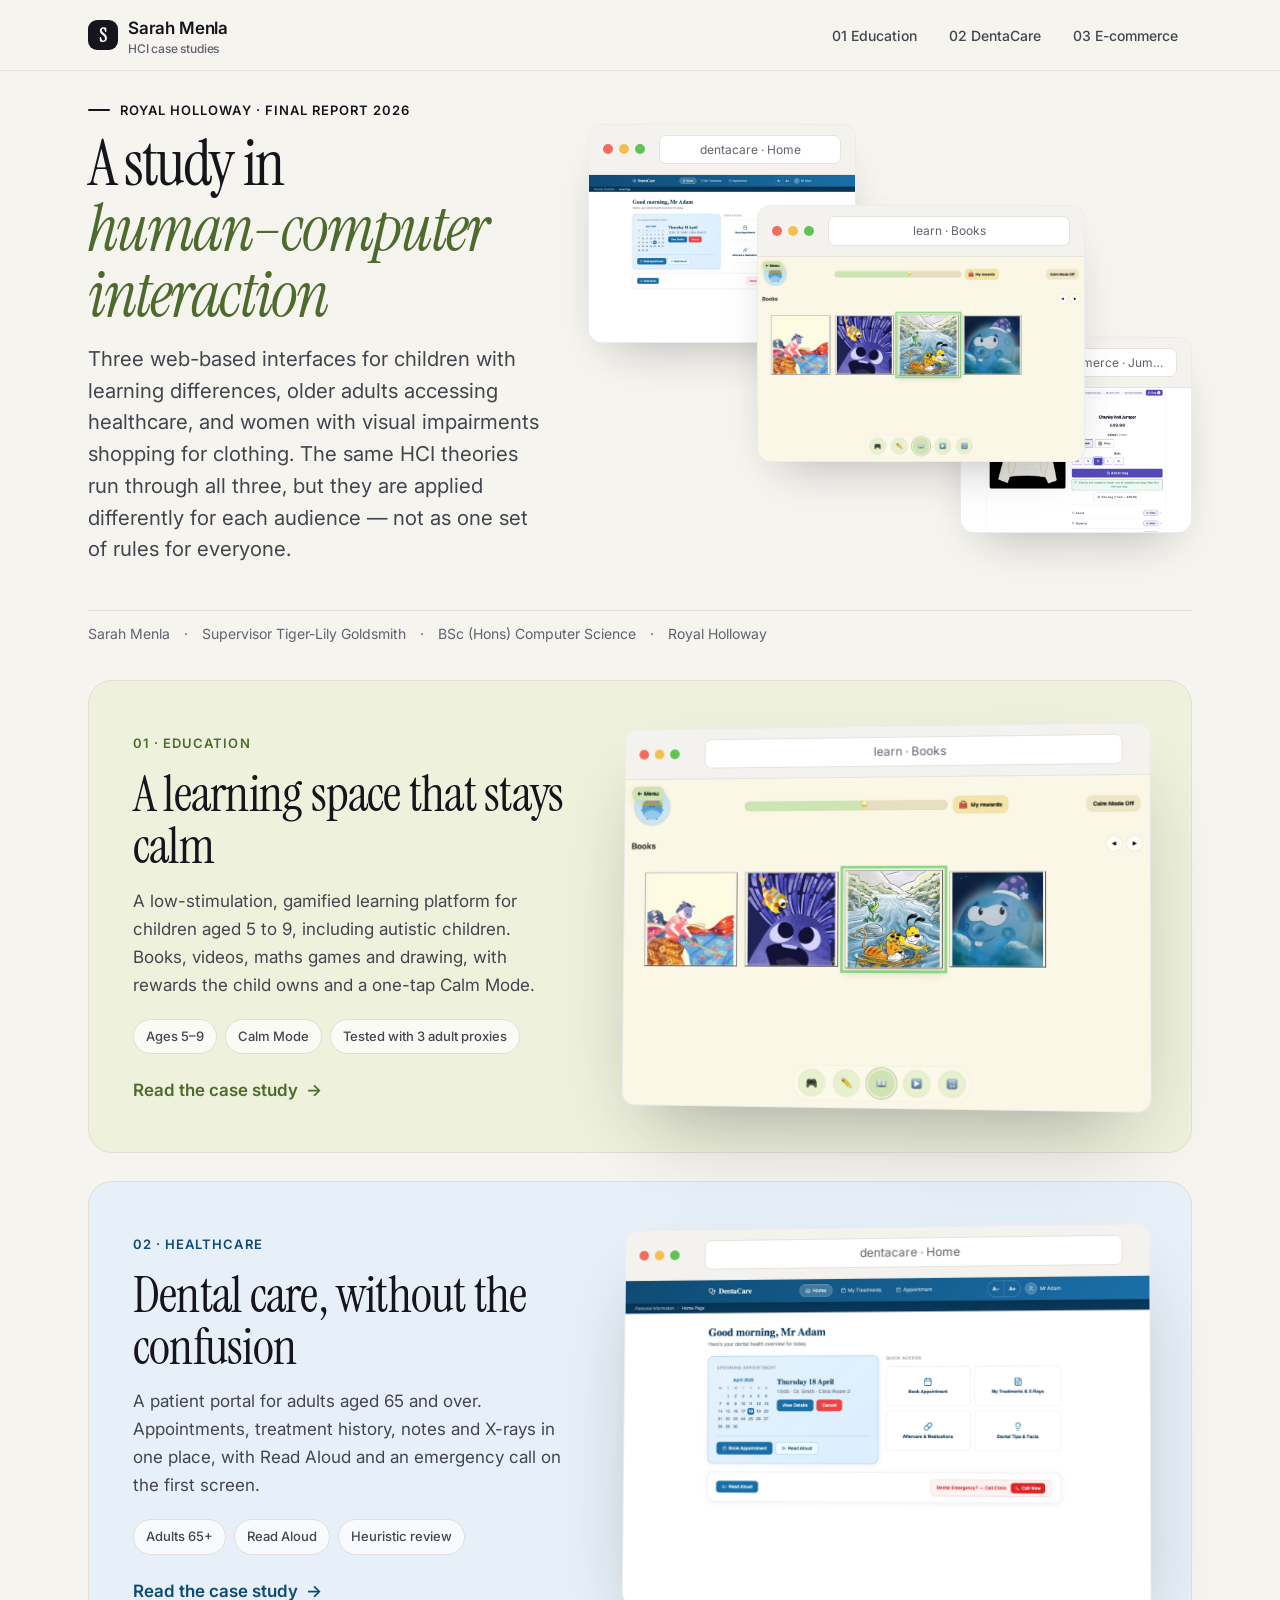
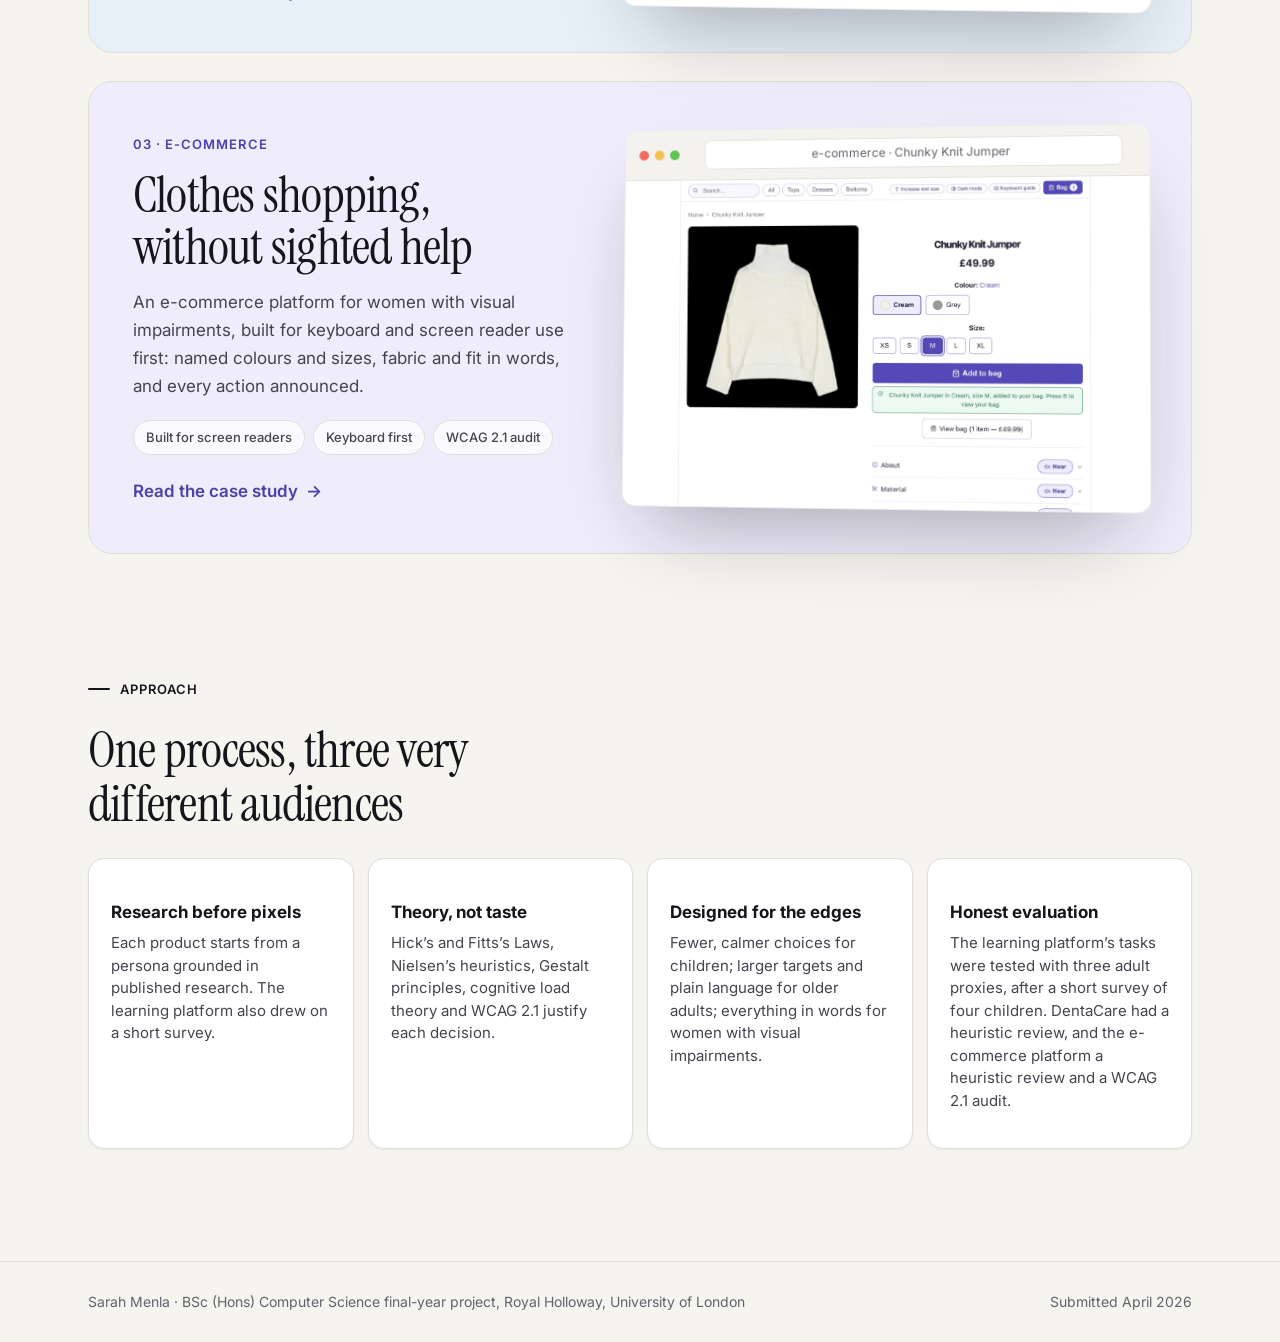
<file: index.html>
<!doctype html>
<html lang="en-GB" class="no-js">
<head>
  <meta charset="utf-8">
  <meta name="viewport" content="width=device-width, initial-scale=1">
  <title>Sarah Menla · HCI case studies</title>
  <meta name="description" content="A Study in Human–Computer Interaction: three web interfaces that apply HCI theory to children with learning differences, older adults accessing healthcare, and women with visual impairments shopping for clothing.">
  <link rel="stylesheet" href="assets/css/site.css?v=see">
  <script>
    if (location.hash === '#main') history.replaceState(null, '', location.pathname + location.search);
    if ('scrollRestoration' in history) history.scrollRestoration = 'manual';
  </script>
</head>
<body>
  <a class="skip-link" href="#main">Skip to case studies</a>

  <header class="topbar">
    <div class="topbar__inner">
      <a class="brand" href="index.html" aria-current="page"><span class="brand__mark" aria-hidden="true">S</span><span>Sarah Menla<small>HCI case studies</small></span></a>
      <nav aria-label="Case studies">
        <ul>
          <li><a href="learning-platform.html">01 <span class="long">Education</span></a></li>
          <li><a href="dentacare.html">02 <span class="long">DentaCare</span></a></li>
          <li><a href="accessible-fashion.html">03 <span class="long">E-commerce</span></a></li>
        </ul>
      </nav>
    </div>
  </header>

  <section class="splash" aria-labelledby="title">
    <div class="splash__copy">
      <p class="eyebrow">Royal Holloway · Final report 2026</p>
      <h1 class="display" id="title">A study in <em><span class="splash__lock">human–computer</span> interaction</em></h1>
      <p class="lede">Three web-based interfaces for children with learning differences, older adults accessing healthcare, and women with visual impairments shopping for clothing. The same HCI theories run through all three, but they are applied differently for each audience — not as one set of rules for everyone.</p>
    </div>
    <div class="splash__stage">
      <a class="splash__shot splash__shot--learn" href="learning-platform.html">
        <div class="browser">
          <div class="browser__bar"><span class="browser__dots" aria-hidden="true"><i></i><i></i><i></i></span><span class="browser__url">learn · Books</span></div>
          <img src="assets/screens/i1-home-read.jpg" alt="Learning platform: four book covers in a carousel, one outlined by a green selection ring." width="2880" height="1800">
        </div>
        <ul class="splash__bubbles">
          <li><svg class="icon" viewBox="0 0 24 24" fill="none" stroke="currentColor" stroke-width="1.75" stroke-linecap="round" stroke-linejoin="round" aria-hidden="true"><path d="M11 20A7 7 0 0 1 9.8 6.1C15.5 5 17 4.48 19 2c1 2 2 4.18 2 8 0 5.5-4.78 10-10 10Z"/><path d="M2 21c0-3 1.85-5.36 5.08-6C9.5 14.52 12 13 13 12"/></svg>Calm Mode</li>
          <li><svg class="icon" viewBox="0 0 24 24" fill="none" stroke="currentColor" stroke-width="1.75" stroke-linecap="round" stroke-linejoin="round" aria-hidden="true"><circle cx="12" cy="12" r="10"/><path d="M12 6v6l4 2"/></svg>Hick’s Law</li>
          <li><svg class="icon" viewBox="0 0 24 24" fill="none" stroke="currentColor" stroke-width="1.75" stroke-linecap="round" stroke-linejoin="round" aria-hidden="true"><path d="M5 12h14"/></svg>Low stimulation</li>
        </ul>
      </a>
      <a class="splash__shot splash__shot--denta" href="dentacare.html">
        <div class="browser">
          <div class="browser__bar"><span class="browser__dots" aria-hidden="true"><i></i><i></i><i></i></span><span class="browser__url">dentacare · Home</span></div>
          <img src="assets/screens/i2-dashboard.jpg" alt="DentaCare home: next appointment, four large tiles and an emergency call button." width="2880" height="1800">
        </div>
        <ul class="splash__bubbles">
          <li><svg class="icon" viewBox="0 0 24 24" fill="none" stroke="currentColor" stroke-width="1.75" stroke-linecap="round" stroke-linejoin="round" aria-hidden="true"><polygon points="11 5 6 9 2 9 2 15 6 15 11 19 11 5"/><path d="M15.54 8.46a5 5 0 0 1 0 7.07"/></svg>Read Aloud</li>
          <li><svg class="icon" viewBox="0 0 24 24" fill="none" stroke="currentColor" stroke-width="1.75" stroke-linecap="round" stroke-linejoin="round" aria-hidden="true"><circle cx="12" cy="12" r="10"/><circle cx="12" cy="12" r="6"/><circle cx="12" cy="12" r="2"/></svg>Fitts’s Law</li>
          <li><svg class="icon" viewBox="0 0 24 24" fill="none" stroke="currentColor" stroke-width="1.75" stroke-linecap="round" stroke-linejoin="round" aria-hidden="true"><path d="M15 3h6v6"/><path d="M9 21H3v-6"/><path d="M21 3l-7 7"/><path d="M3 21l7-7"/></svg>Large targets</li>
        </ul>
      </a>
      <a class="splash__shot splash__shot--fashion" href="accessible-fashion.html">
        <div class="browser">
          <div class="browser__bar"><span class="browser__dots" aria-hidden="true"><i></i><i></i><i></i></span><span class="browser__url">e-commerce · Jumper</span></div>
          <img src="assets/screens/i3-product-success.jpg" alt="E-commerce product page: chunky knit jumper with named colour and size choices." width="2880" height="1800">
        </div>
        <ul class="splash__bubbles">
          <li><svg class="icon" viewBox="0 0 24 24" fill="none" stroke="currentColor" stroke-width="1.75" stroke-linecap="round" stroke-linejoin="round" aria-hidden="true"><rect x="2" y="6" width="20" height="12" rx="2"/><path d="M6 10h.01M10 10h.01M14 10h.01M18 10h.01M8 14h8"/></svg>Keyboard first</li>
          <li><svg class="icon" viewBox="0 0 24 24" fill="none" stroke="currentColor" stroke-width="1.75" stroke-linecap="round" stroke-linejoin="round" aria-hidden="true"><path d="M12 22s8-4 8-10V5l-8-3-8 3v7c0 6 8 10 8 10z"/></svg>WCAG 2.1</li>
          <li><svg class="icon" viewBox="0 0 24 24" fill="none" stroke="currentColor" stroke-width="1.75" stroke-linecap="round" stroke-linejoin="round" aria-hidden="true"><path d="M3 11v3a9 9 0 0 0 18 0v-3"/><path d="M21 16v2a2 2 0 0 1-2 2h-1"/><circle cx="12" cy="11" r="4"/></svg>Screen reader</li>
        </ul>
      </a>
    </div>
    <p class="credits">
      <span>Sarah Menla</span>
      <span>Supervisor Tiger-Lily Goldsmith</span>
      <span>BSc (Hons) Computer Science</span>
      <span>Royal Holloway</span>
    </p>
  </section>

  <main id="main" class="studies" aria-label="Case studies">
    <a class="study study--learning reveal" href="learning-platform.html">
      <div>
        <span class="study__num">01 · Education</span>
        <h2>A learning space that stays calm</h2>
        <p>A low-stimulation, gamified learning platform for children aged 5 to 9, including autistic children. Books, videos, maths games and drawing, with rewards the child owns and a one-tap Calm Mode.</p>
        <ul class="chips" aria-label="Highlights">
          <li>Ages 5–9</li>
          <li>Calm Mode</li>
          <li>Tested with 3 adult proxies</li>
        </ul>
        <span class="study__cta">Read the case study</span>
      </div>
      <div class="browser" aria-hidden="true">
        <div class="browser__bar"><span class="browser__dots"><i></i><i></i><i></i></span><span class="browser__url">learn · Books</span></div>
        <img src="assets/screens/i1-home-read.jpg" alt="" width="2880" height="1800">
      </div>
    </a>

    <a class="study study--dentacare reveal" href="dentacare.html">
      <div>
        <span class="study__num">02 · Healthcare</span>
        <h2>Dental care, without the confusion</h2>
        <p>A patient portal for adults aged 65 and over. Appointments, treatment history, notes and X-rays in one place, with Read Aloud and an emergency call on the first screen.</p>
        <ul class="chips" aria-label="Highlights">
          <li>Adults 65+</li>
          <li>Read Aloud</li>
          <li>Heuristic review</li>
        </ul>
        <span class="study__cta">Read the case study</span>
      </div>
      <div class="browser" aria-hidden="true">
        <div class="browser__bar"><span class="browser__dots"><i></i><i></i><i></i></span><span class="browser__url">dentacare · Home</span></div>
        <img src="assets/screens/i2-dashboard.jpg" alt="" width="2880" height="1800">
      </div>
    </a>

    <a class="study study--fashion reveal" href="accessible-fashion.html">
      <div>
        <span class="study__num">03 · E-commerce</span>
        <h2>Clothes shopping, without sighted help</h2>
        <p>An e-commerce platform for women with visual impairments, built for keyboard and screen reader use first: named colours and sizes, fabric and fit in words, and every action announced.</p>
        <ul class="chips" aria-label="Highlights">
          <li>Built for screen readers</li>
          <li>Keyboard first</li>
          <li>WCAG 2.1 audit</li>
        </ul>
        <span class="study__cta">Read the case study</span>
      </div>
      <div class="browser" aria-hidden="true">
        <div class="browser__bar"><span class="browser__dots"><i></i><i></i><i></i></span><span class="browser__url">e-commerce · Chunky Knit Jumper</span></div>
        <img src="assets/screens/i3-product-success.jpg" alt="" width="2880" height="1800">
      </div>
    </a>
  </main>

  <section class="principles-strip" aria-labelledby="approach-h">
    <p class="eyebrow">Approach</p>
    <h2 id="approach-h">One process, three very different audiences</h2>
    <div class="decisions">
      <article class="decision reveal"><h3>Research before pixels</h3><p>Each product starts from a persona grounded in published research. The learning platform also drew on a short survey.</p></article>
      <article class="decision reveal"><h3>Theory, not taste</h3><p>Hick’s and Fitts’s Laws, Nielsen’s heuristics, Gestalt principles, cognitive load theory and WCAG 2.1 justify each decision.</p></article>
      <article class="decision reveal"><h3>Designed for the edges</h3><p>Fewer, calmer choices for children; larger targets and plain language for older adults; everything in words for women with visual impairments.</p></article>
      <article class="decision reveal"><h3>Honest evaluation</h3><p>The learning platform’s tasks were tested with three adult proxies, after a short survey of four children. DentaCare had a heuristic review, and the e-commerce platform a heuristic review and a WCAG 2.1 audit.</p></article>
    </div>
  </section>

  <footer class="footer">
    <div class="footer__inner">
      <span>Sarah Menla · BSc (Hons) Computer Science final-year project, Royal Holloway, University of London</span>
      <span>Submitted April 2026</span>
    </div>
  </footer>

  <script src="assets/js/site.js?v=see"></script>
</body>
</html>
</file>
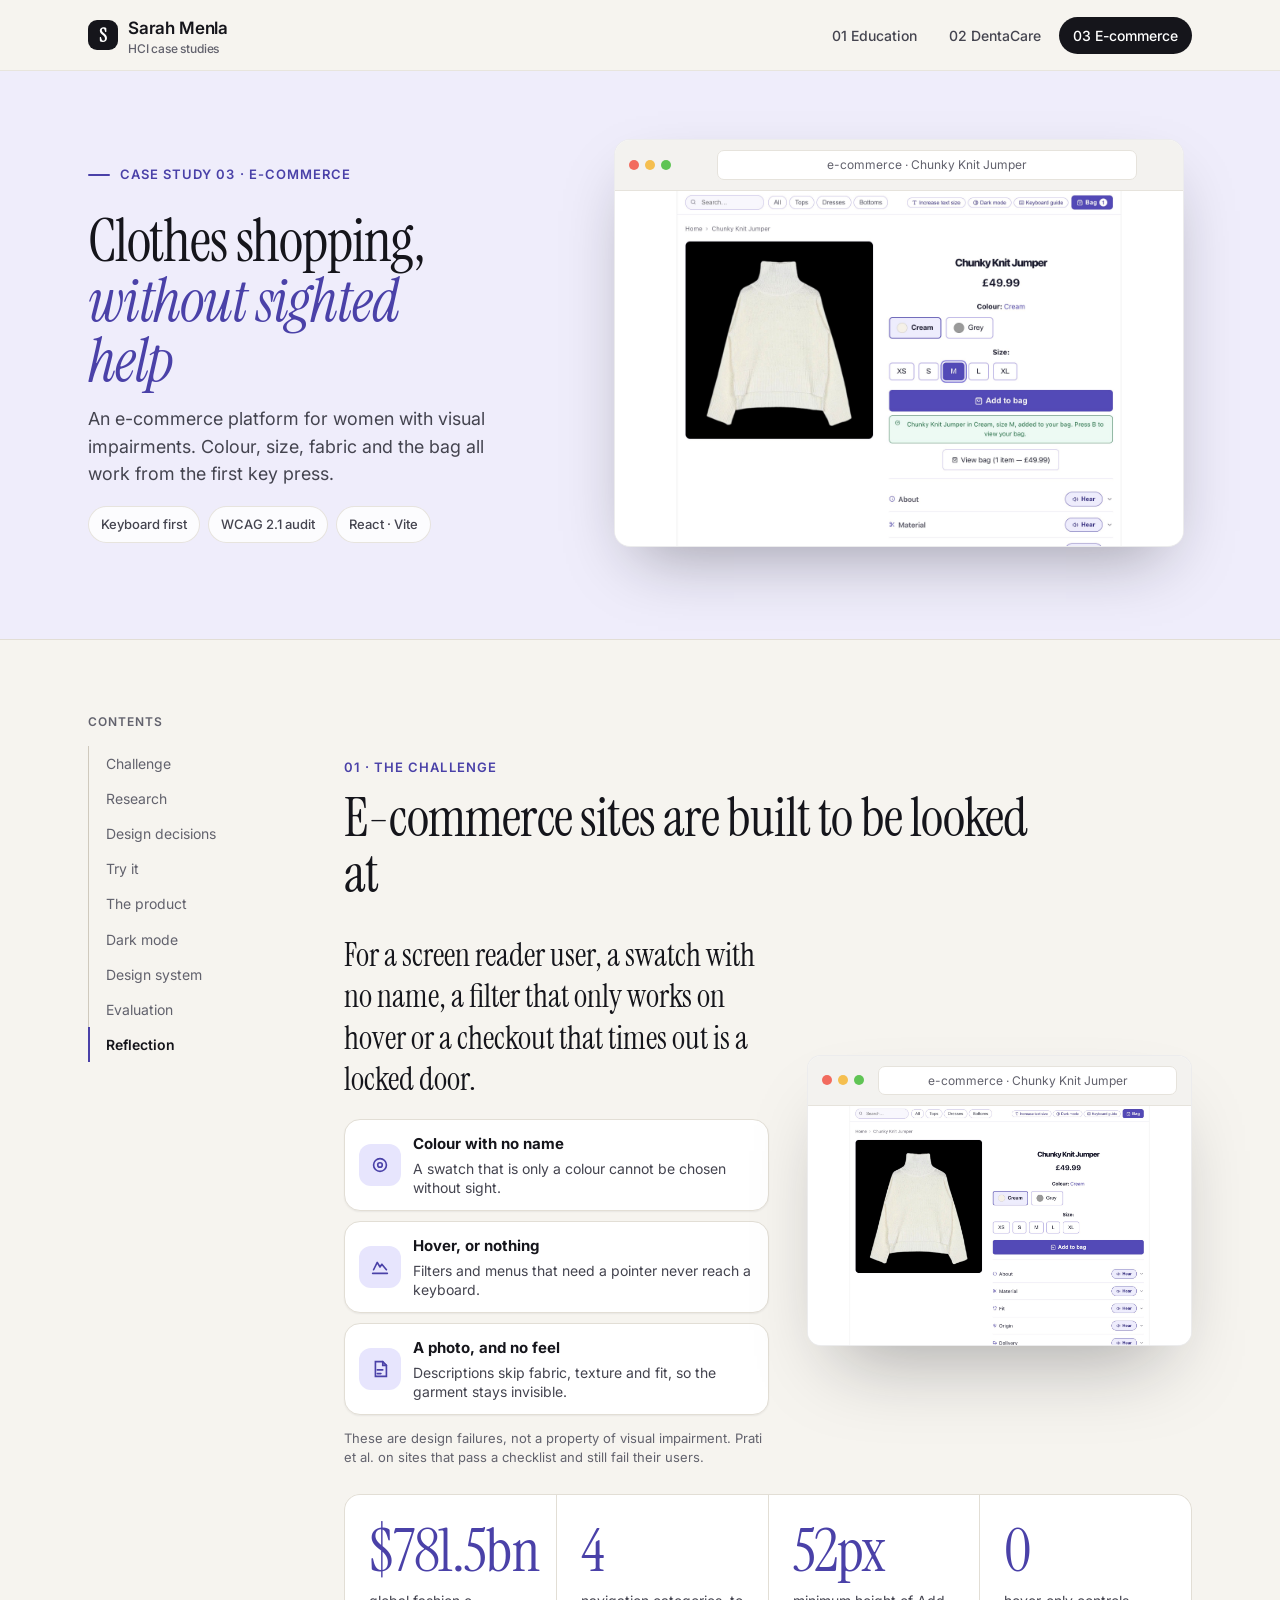
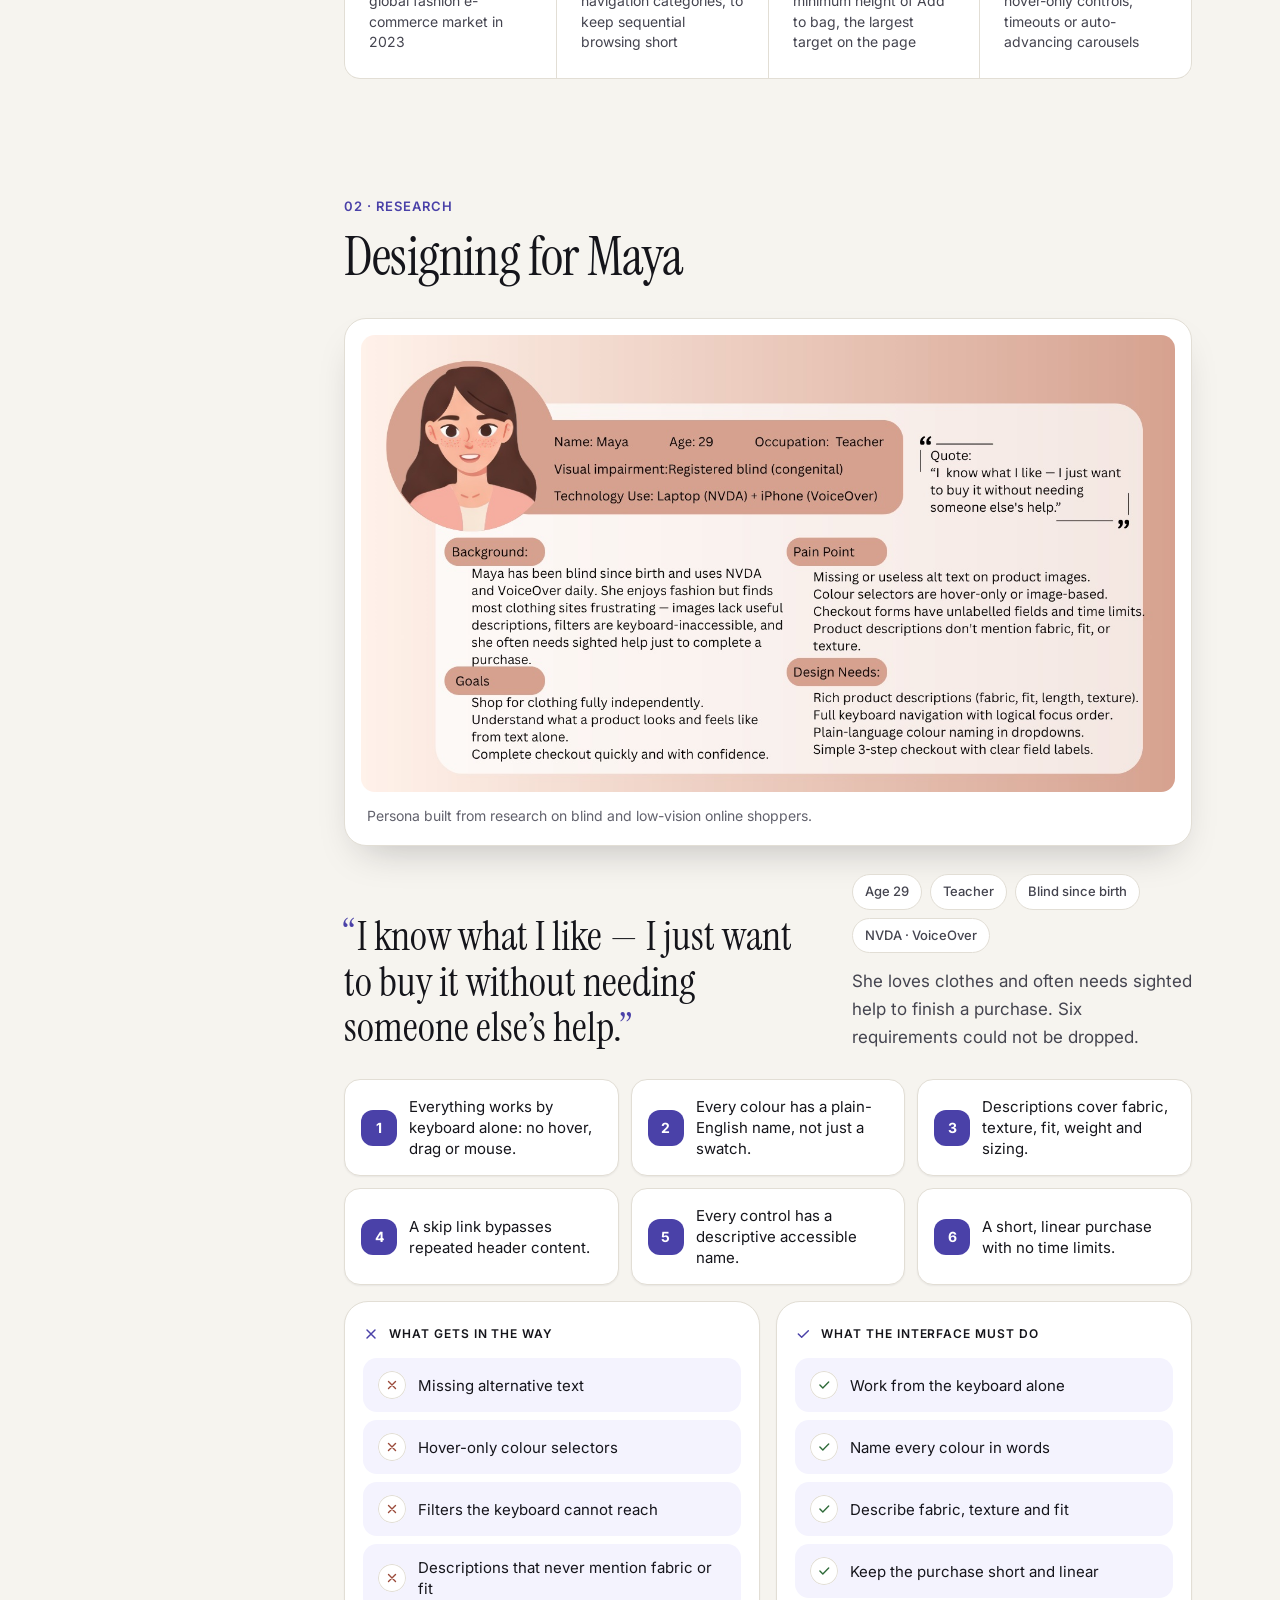
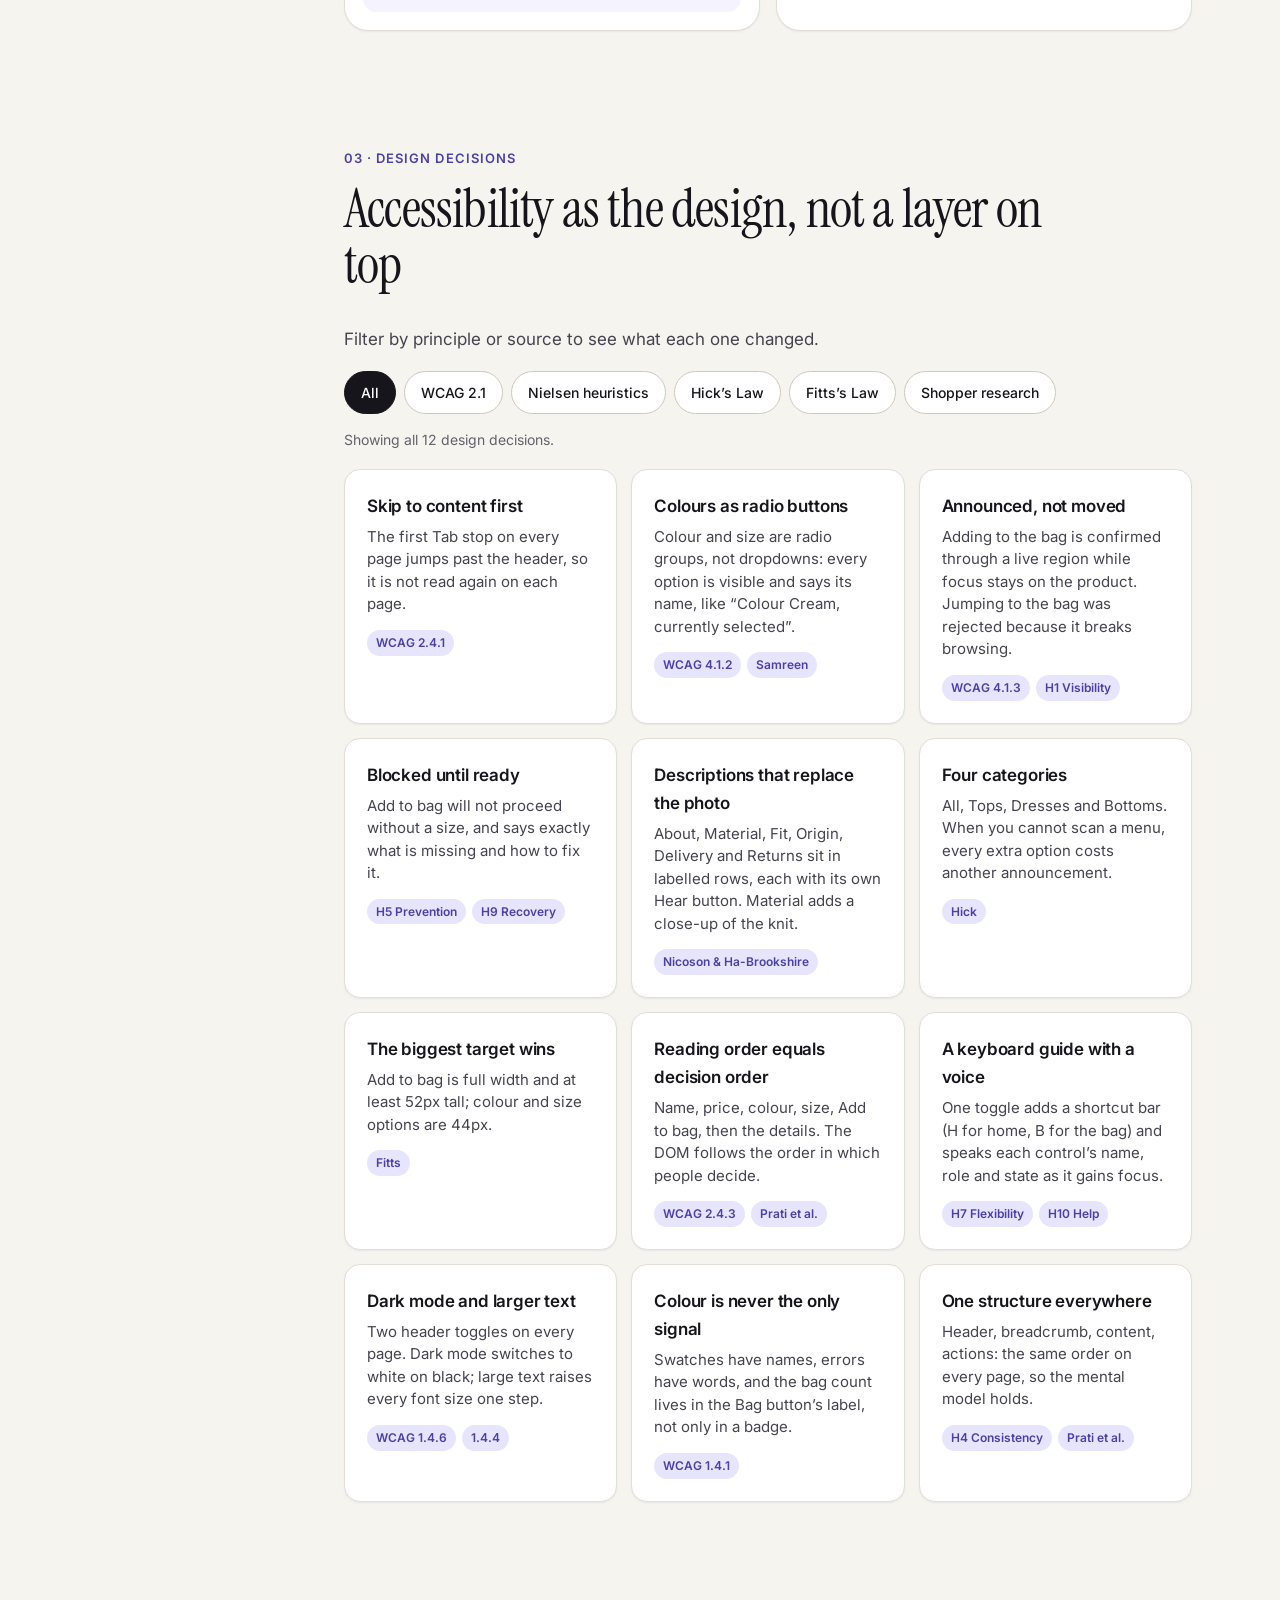
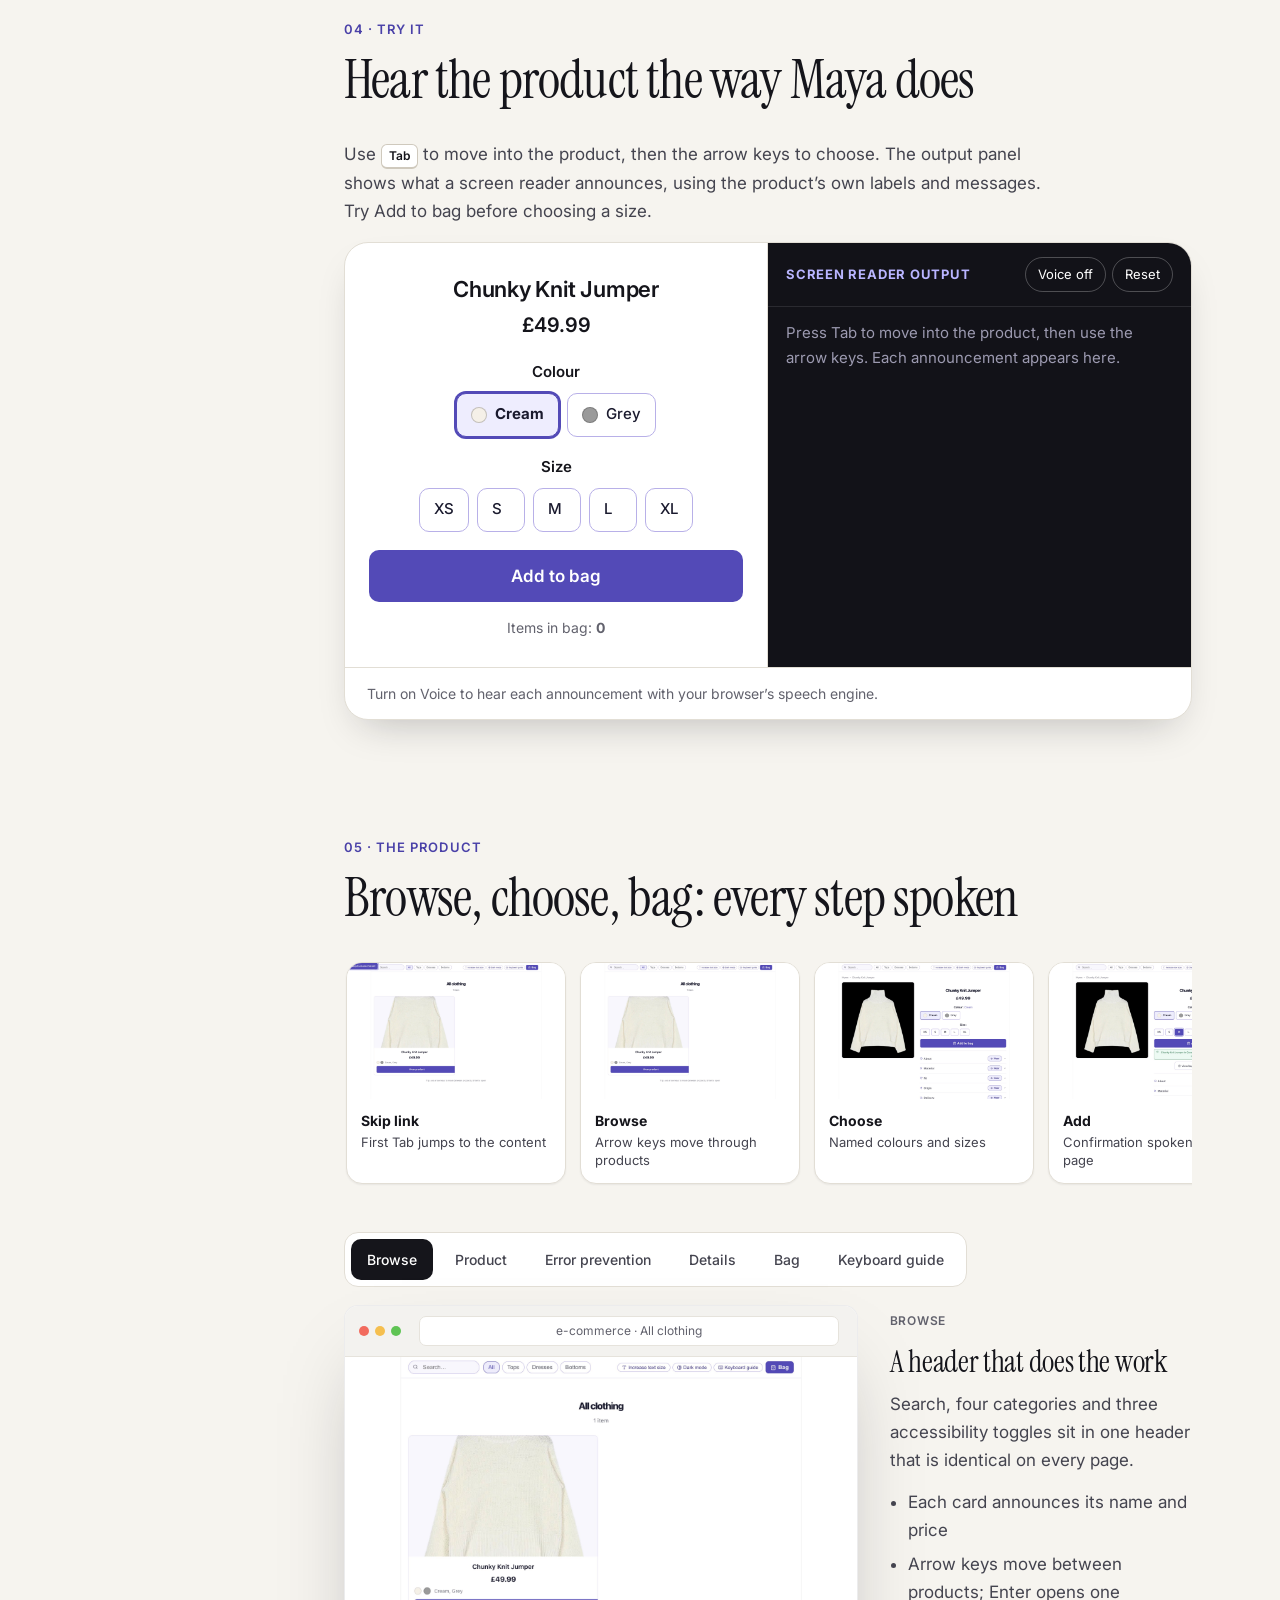
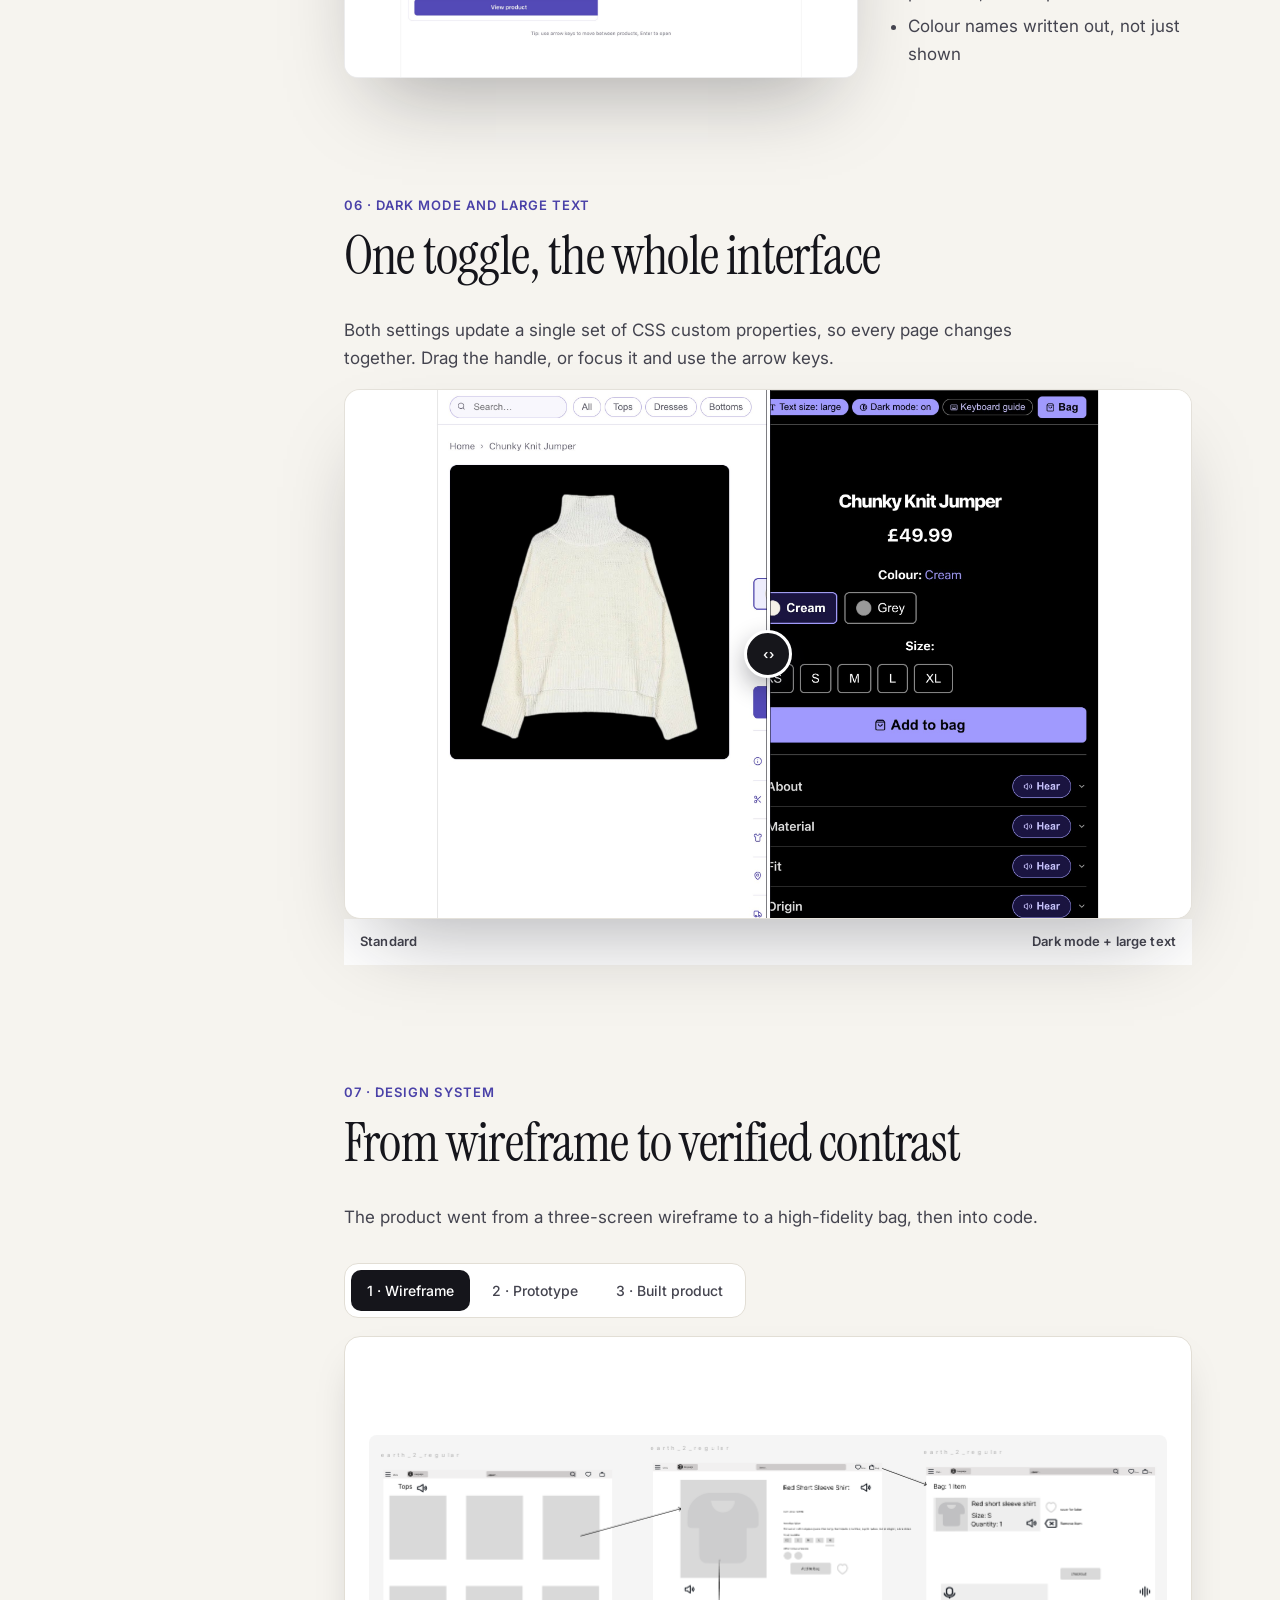
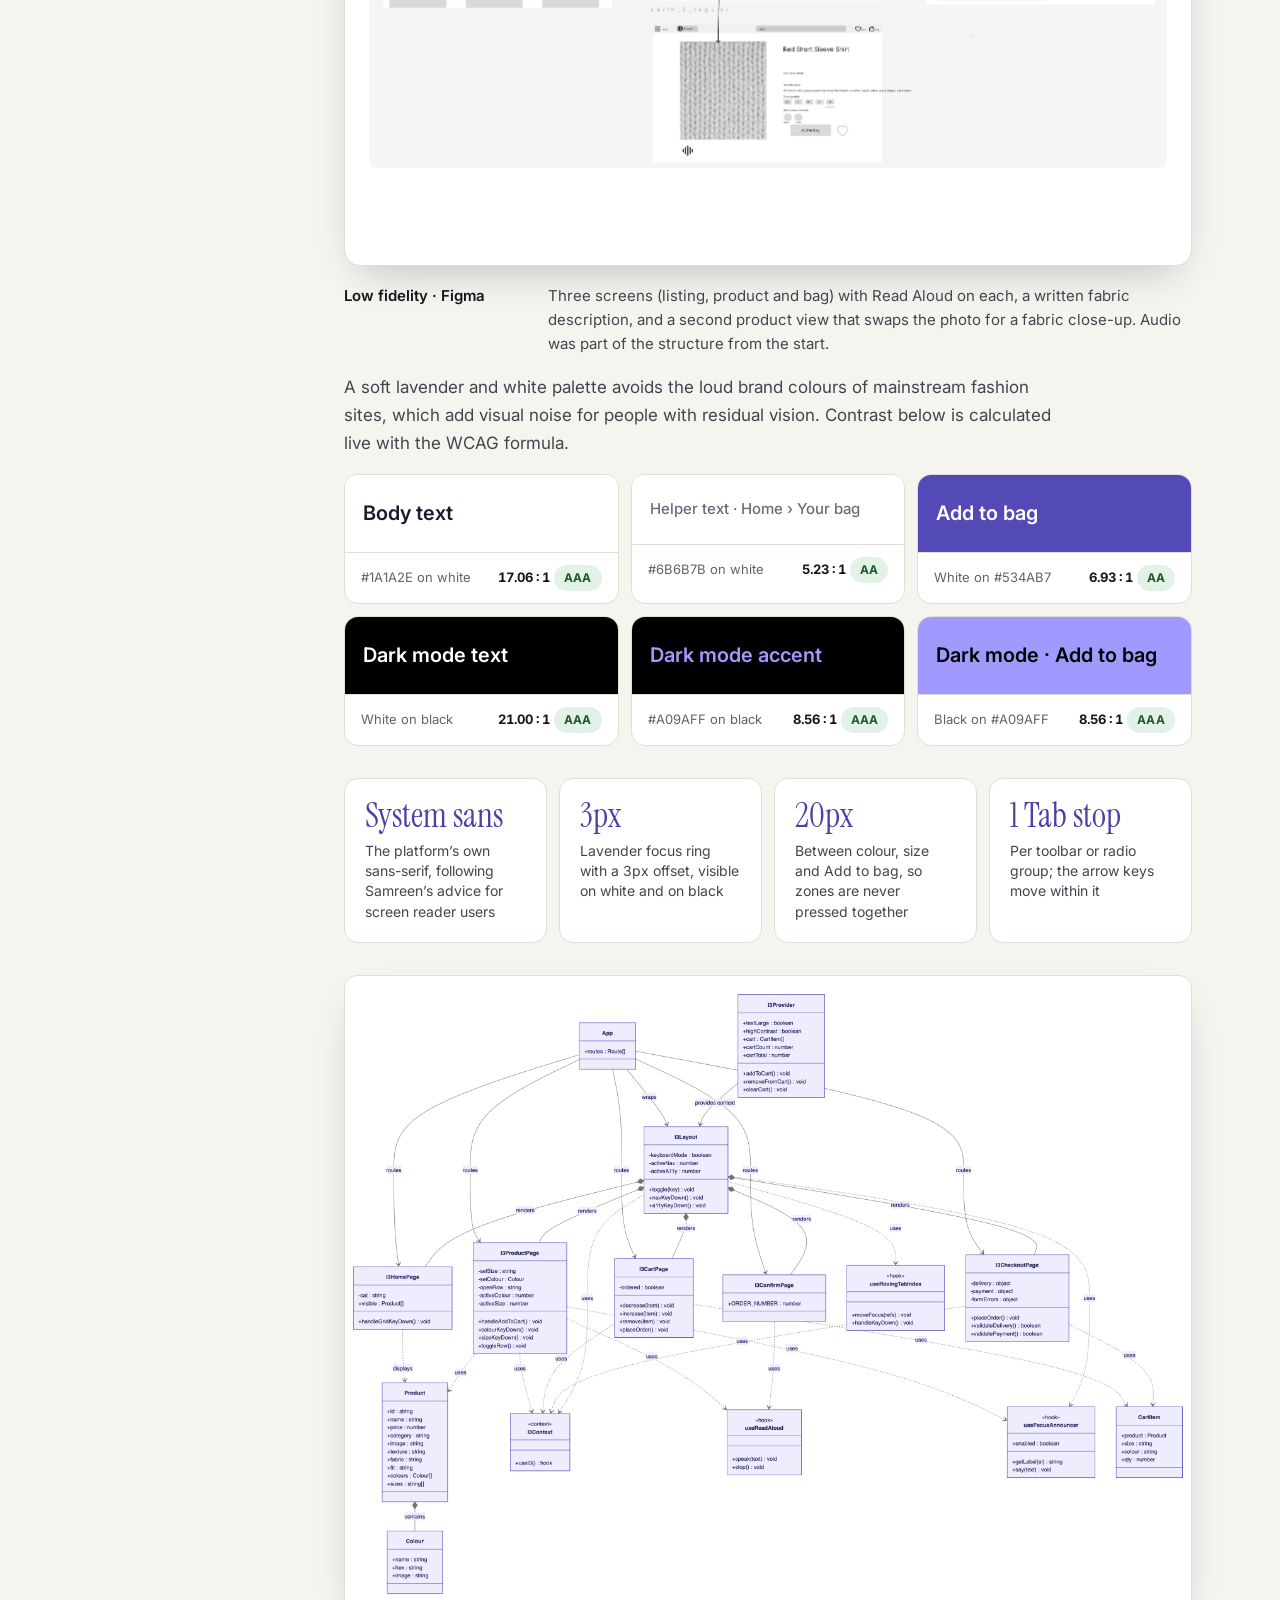
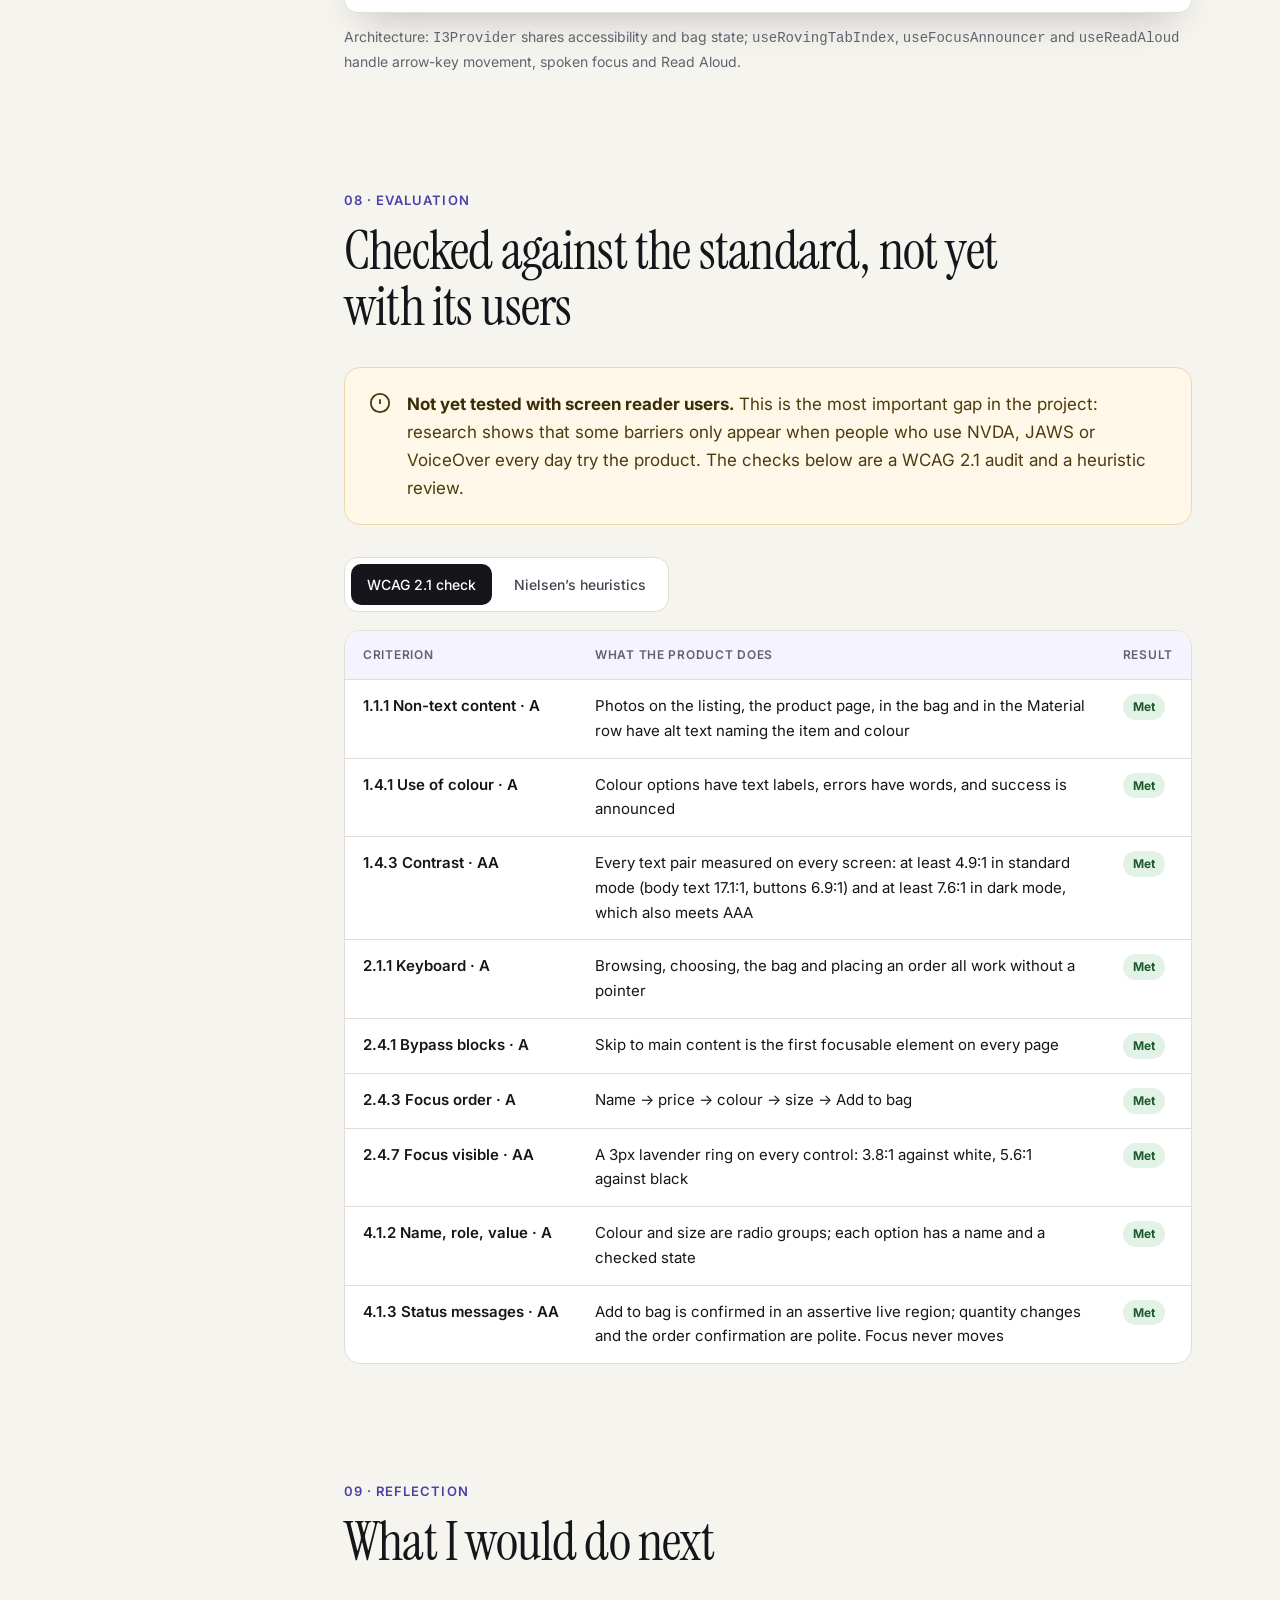
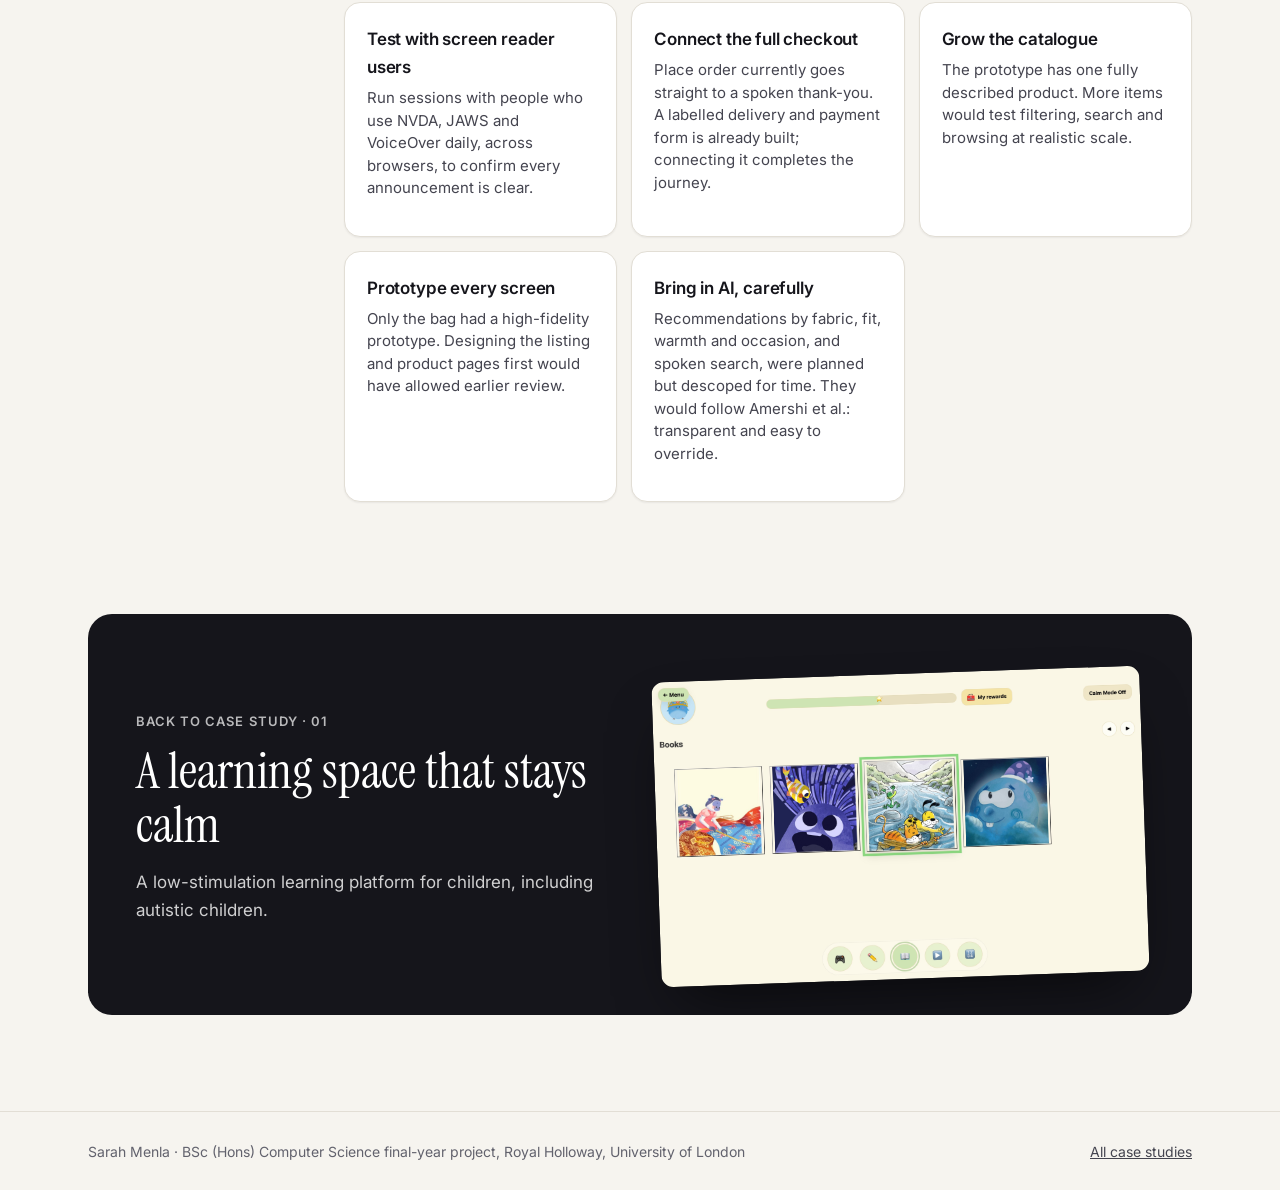
<file: accessible-fashion.html>
<!doctype html>
<html lang="en-GB" class="no-js">
<head>
  <meta charset="utf-8">
  <meta name="viewport" content="width=device-width, initial-scale=1">
  <title>Clothes shopping: Case study 03 · Sarah Menla</title>
  <meta name="description" content="Case study: an accessible e-commerce platform for women with visual impairments, built for keyboard and screen-reader use first.">
  <link rel="stylesheet" href="assets/css/site.css?v=see">
</head>
<body data-study="fashion">
  <a class="skip-link" href="#main">Skip to case study</a>

  <header class="topbar">
    <div class="topbar__inner">
      <a class="brand" href="index.html"><span class="brand__mark" aria-hidden="true">S</span><span>Sarah Menla<small>HCI case studies</small></span></a>
      <nav aria-label="Case studies">
        <ul>
          <li><a href="learning-platform.html">01 <span class="long">Education</span></a></li>
          <li><a href="dentacare.html">02 <span class="long">DentaCare</span></a></li>
          <li><a href="accessible-fashion.html" aria-current="page">03 <span class="long">E-commerce</span></a></li>
        </ul>
      </nav>
    </div>
    <div class="progress" aria-hidden="true"></div>
  </header>

  <section class="hero" aria-labelledby="title">
    <div class="hero__inner hero__grid">
      <div>
        <p class="eyebrow">Case study 03 · E-commerce</p>
        <h1 class="display" id="title">Clothes shopping, <em>without sighted help</em></h1>
        <p class="lede">An e-commerce platform for women with visual impairments. Colour, size, fabric and the bag all work from the first key press.</p>
        <ul class="hero__pills">
          <li>Keyboard first</li>
          <li>WCAG 2.1 audit</li>
          <li>React · Vite</li>
        </ul>
      </div>
      <div class="hero__stage">
        <div class="browser">
          <div class="browser__bar"><span class="browser__dots" aria-hidden="true"><i></i><i></i><i></i></span><span class="browser__url">e-commerce · Chunky Knit Jumper</span></div>
          <img src="assets/screens/i3-product-success.jpg" width="2880" height="1800" alt="Product page for the Chunky Knit Jumper at £49.99: Cream colour and size M selected, and a green confirmation reading Chunky Knit Jumper in Cream, size M, added to your bag. Press B to view your bag.">
        </div>
      </div>
    </div>
  </section>

  <div class="page">
    <nav class="toc" aria-label="On this page">
      <p>Contents</p>
      <ol>
        <li><a href="#challenge">Challenge</a></li>
        <li><a href="#research">Research</a></li>
        <li><a href="#decisions">Design decisions</a></li>
        <li><a href="#try">Try it</a></li>
        <li><a href="#product">The product</a></li>
        <li><a href="#modes">Dark mode</a></li>
        <li><a href="#system">Design system</a></li>
        <li><a href="#evaluation">Evaluation</a></li>
        <li><a href="#reflection">Reflection</a></li>
      </ol>
    </nav>

    <main id="main">
      <section class="section" id="challenge" aria-labelledby="challenge-h">
        <div class="section__head reveal">
          <span class="section__num">01 · The challenge</span>
          <h2 id="challenge-h">E-commerce sites are built to be looked at</h2>
        </div>
        <div class="challenge reveal">
          <div>
            <p class="big">For a screen reader user, a swatch with no name, a filter that only works on hover or a checkout that times out is a locked door.</p>
            <div class="pains">
              <div class="pain"><svg viewBox="0 0 24 24" fill="none" stroke="currentColor" stroke-width="1.8" stroke-linecap="round" aria-hidden="true"><circle cx="12" cy="12" r="7"/><circle cx="12" cy="12" r="2.5"/></svg><div><b>Colour with no name</b><span>A swatch that is only a colour cannot be chosen without sight.</span></div></div>
              <div class="pain"><svg viewBox="0 0 24 24" fill="none" stroke="currentColor" stroke-width="1.8" stroke-linecap="round" stroke-linejoin="round" aria-hidden="true"><path d="M5 15l4-8 3 5 2-3 5 6"/><path d="M4 19h16"/></svg><div><b>Hover, or nothing</b><span>Filters and menus that need a pointer never reach a keyboard.</span></div></div>
              <div class="pain"><svg viewBox="0 0 24 24" fill="none" stroke="currentColor" stroke-width="1.8" stroke-linecap="round" aria-hidden="true"><path d="M7 4h8l4 4v12H7z"/><path d="M15 4v4h4M9 13h6M9 17h4"/></svg><div><b>A photo, and no feel</b><span>Descriptions skip fabric, texture and fit, so the garment stays invisible.</span></div></div>
            </div>
            <p class="source">These are design failures, not a property of visual impairment. Prati et al. on sites that pass a checklist and still fail their users.</p>
          </div>
          <div class="browser">
            <div class="browser__bar"><span class="browser__dots" aria-hidden="true"><i></i><i></i><i></i></span><span class="browser__url">e-commerce · Chunky Knit Jumper</span></div>
            <img src="assets/screens/i3-product.jpg" width="2880" height="1800" alt="Product page with the jumper, named colours Cream and Grey, and sizes written as words.">
          </div>
        </div>
        <div class="stats reveal" role="list">
          <div class="stat" role="listitem"><b>$781.5bn</b><span>global fashion e-commerce market in 2023</span></div>
          <div class="stat" role="listitem"><b>4</b><span>navigation categories, to keep sequential browsing short</span></div>
          <div class="stat" role="listitem"><b>52px</b><span>minimum height of Add to bag, the largest target on the page</span></div>
          <div class="stat" role="listitem"><b>0</b><span>hover-only controls, timeouts or auto-advancing carousels</span></div>
        </div>
      </section>

      <section class="section" id="research" aria-labelledby="research-h">
        <div class="section__head reveal">
          <span class="section__num">02 · Research</span>
          <h2 id="research-h">Designing for Maya</h2>
        </div>
        <div class="persona reveal">
          <figure class="persona__sheet">
            <img src="assets/docs/persona-maya.jpg" data-zoom loading="lazy" alt="Persona card for Maya, 29, teacher, registered blind since birth, using NVDA on a laptop and VoiceOver on iPhone. Quote: I know what I like — I just want to buy it without needing someone else’s help.">
            <figcaption>Persona built from research on blind and low-vision online shoppers.</figcaption>
          </figure>
          <div class="persona__lead">
            <p class="quote">I know what I like — I just want to buy it without needing someone else’s help.</p>
            <div>
              <ul class="chips" aria-label="About Maya">
                <li>Age 29</li>
                <li>Teacher</li>
                <li>Blind since birth</li>
                <li>NVDA · VoiceOver</li>
              </ul>
              <p>She loves clothes and often needs sighted help to finish a purchase. Six requirements could not be dropped.</p>
            </div>
          </div>
          <ol class="needs">
            <li data-n="1">Everything works by keyboard alone: no hover, drag or mouse.</li>
            <li data-n="2">Every colour has a plain-English name, not just a swatch.</li>
            <li data-n="3">Descriptions cover fabric, texture, fit, weight and sizing.</li>
            <li data-n="4">A skip link bypasses repeated header content.</li>
            <li data-n="5">Every control has a descriptive accessible name.</li>
            <li data-n="6">A short, linear purchase with no time limits.</li>
          </ol>
        </div>
        <div class="voices reveal">
          <div>
            <p class="voices__label"><svg width="16" height="16" viewBox="0 0 24 24" fill="none" stroke="currentColor" stroke-width="2.2" stroke-linecap="round" aria-hidden="true"><path d="M6 6l12 12M18 6L6 18"/></svg>What gets in the way</p>
            <ul>
              <li>Missing alternative text</li>
              <li>Hover-only colour selectors</li>
              <li>Filters the keyboard cannot reach</li>
              <li>Descriptions that never mention fabric or fit</li>
            </ul>
          </div>
          <div>
            <p class="voices__label"><svg width="16" height="16" viewBox="0 0 24 24" fill="none" stroke="currentColor" stroke-width="2.2" stroke-linecap="round" stroke-linejoin="round" aria-hidden="true"><path d="M5 12l5 5L20 7"/></svg>What the interface must do</p>
            <ul>
              <li>Work from the keyboard alone</li>
              <li>Name every colour in words</li>
              <li>Describe fabric, texture and fit</li>
              <li>Keep the purchase short and linear</li>
            </ul>
          </div>
        </div>
      </section>

      <section class="section" id="decisions" aria-labelledby="decisions-h" data-theory>
        <div class="section__head reveal">
          <span class="section__num">03 · Design decisions</span>
          <h2 id="decisions-h">Accessibility as the design, not a layer on top</h2>
        </div>
        <p class="prose reveal">Filter by principle or source to see what each one changed.</p>
        <div class="filters reveal" role="group" aria-label="Filter decisions by principle">
          <button class="filter" type="button" data-key="all" aria-pressed="true">All</button>
          <button class="filter" type="button" data-key="wcag">WCAG 2.1</button>
          <button class="filter" type="button" data-key="nielsen">Nielsen heuristics</button>
          <button class="filter" type="button" data-key="hick">Hick’s Law</button>
          <button class="filter" type="button" data-key="fitts">Fitts’s Law</button>
          <button class="filter" type="button" data-key="research">Shopper research</button>
        </div>
        <p class="filter-status" role="status"></p>
        <div class="decisions">
          <article class="decision" data-tags="wcag"><h3>Skip to content first</h3><p>The first Tab stop on every page jumps past the header, so it is not read again on each page.</p><div class="tags"><span>WCAG 2.4.1</span></div></article>
          <article class="decision" data-tags="wcag research"><h3>Colours as radio buttons</h3><p>Colour and size are radio groups, not dropdowns: every option is visible and says its name, like “Colour Cream, currently selected”.</p><div class="tags"><span>WCAG 4.1.2</span><span>Samreen</span></div></article>
          <article class="decision" data-tags="wcag nielsen"><h3>Announced, not moved</h3><p>Adding to the bag is confirmed through a live region while focus stays on the product. Jumping to the bag was rejected because it breaks browsing.</p><div class="tags"><span>WCAG 4.1.3</span><span>H1 Visibility</span></div></article>
          <article class="decision" data-tags="nielsen"><h3>Blocked until ready</h3><p>Add to bag will not proceed without a size, and says exactly what is missing and how to fix it.</p><div class="tags"><span>H5 Prevention</span><span>H9 Recovery</span></div></article>
          <article class="decision" data-tags="research"><h3>Descriptions that replace the photo</h3><p>About, Material, Fit, Origin, Delivery and Returns sit in labelled rows, each with its own Hear button. Material adds a close-up of the knit.</p><div class="tags"><span>Nicoson &amp; Ha-Brookshire</span></div></article>
          <article class="decision" data-tags="hick"><h3>Four categories</h3><p>All, Tops, Dresses and Bottoms. When you cannot scan a menu, every extra option costs another announcement.</p><div class="tags"><span>Hick</span></div></article>
          <article class="decision" data-tags="fitts"><h3>The biggest target wins</h3><p>Add to bag is full width and at least 52px tall; colour and size options are 44px.</p><div class="tags"><span>Fitts</span></div></article>
          <article class="decision" data-tags="wcag research"><h3>Reading order equals decision order</h3><p>Name, price, colour, size, Add to bag, then the details. The DOM follows the order in which people decide.</p><div class="tags"><span>WCAG 2.4.3</span><span>Prati et al.</span></div></article>
          <article class="decision" data-tags="nielsen"><h3>A keyboard guide with a voice</h3><p>One toggle adds a shortcut bar (H for home, B for the bag) and speaks each control’s name, role and state as it gains focus.</p><div class="tags"><span>H7 Flexibility</span><span>H10 Help</span></div></article>
          <article class="decision" data-tags="wcag"><h3>Dark mode and larger text</h3><p>Two header toggles on every page. Dark mode switches to white on black; large text raises every font size one step.</p><div class="tags"><span>WCAG 1.4.6</span><span>1.4.4</span></div></article>
          <article class="decision" data-tags="wcag research"><h3>Colour is never the only signal</h3><p>Swatches have names, errors have words, and the bag count lives in the Bag button’s label, not only in a badge.</p><div class="tags"><span>WCAG 1.4.1</span></div></article>
          <article class="decision" data-tags="nielsen research"><h3>One structure everywhere</h3><p>Header, breadcrumb, content, actions: the same order on every page, so the mental model holds.</p><div class="tags"><span>H4 Consistency</span><span>Prati et al.</span></div></article>
        </div>
      </section>

      <section class="section" id="try" aria-labelledby="try-h">
        <div class="section__head reveal">
          <span class="section__num">04 · Try it</span>
          <h2 id="try-h">Hear the product the way Maya does</h2>
        </div>
        <p class="prose reveal">Use <span class="kbd">Tab</span> to move into the product, then the arrow keys to choose. The output panel shows what a screen reader announces, using the product’s own labels and messages. Try Add to bag before choosing a size.</p>
        <div class="demo reveal" id="sr-demo">
          <div class="sr">
            <div class="sr__product">
              <h3>Chunky Knit Jumper</h3>
              <p class="sr__price">£49.99</p>
              <div class="sr__group" data-group="colour">
                <span id="sr-colour">Colour</span>
                <div class="sr__radios" role="radiogroup" aria-labelledby="sr-colour">
                  <button type="button" role="radio" aria-checked="true" tabindex="0" data-value="Cream"><i style="background:#f5f0e8" aria-hidden="true"></i>Cream</button>
                  <button type="button" role="radio" aria-checked="false" tabindex="-1" data-value="Grey"><i style="background:#9a9a9a" aria-hidden="true"></i>Grey</button>
                </div>
              </div>
              <div class="sr__group" data-group="size">
                <span id="sr-size">Size</span>
                <div class="sr__radios" role="radiogroup" aria-labelledby="sr-size">
                  <button type="button" role="radio" aria-checked="false" tabindex="0" data-value="XS">XS</button>
                  <button type="button" role="radio" aria-checked="false" tabindex="-1" data-value="S">S</button>
                  <button type="button" role="radio" aria-checked="false" tabindex="-1" data-value="M">M</button>
                  <button type="button" role="radio" aria-checked="false" tabindex="-1" data-value="L">L</button>
                  <button type="button" role="radio" aria-checked="false" tabindex="-1" data-value="XL">XL</button>
                </div>
              </div>
              <button class="sr__add" type="button" data-add>Add to bag</button>
              <p class="sr__bag">Items in bag: <b>0</b></p>
            </div>
            <div class="sr__panel">
              <header><strong>Screen reader output</strong><div><button type="button" data-voice aria-pressed="false">Voice off</button><button type="button" data-clear>Reset</button></div></header>
              <ol class="sr__log" aria-live="off"></ol>
            </div>
          </div>
          <p class="demo__hint">Turn on Voice to hear each announcement with your browser’s speech engine.</p>
        </div>
      </section>

      <section class="section" id="product" aria-labelledby="product-h">
        <div class="section__head reveal">
          <span class="section__num">05 · The product</span>
          <h2 id="product-h">Browse, choose, bag: every step spoken</h2>
        </div>
        <div class="reel reveal" tabindex="0" aria-label="Screens from the e-commerce platform. Scroll sideways.">
          <figure><img src="assets/screens/i3-skip-link.jpg" data-zoom loading="lazy" alt="Skip to main content focused at the top of the page."><figcaption><b>Skip link</b>First Tab jumps to the content</figcaption></figure>
          <figure><img src="assets/screens/i3-home.jpg" data-zoom loading="lazy" alt="Clothing listing with four categories and a product card."><figcaption><b>Browse</b>Arrow keys move through products</figcaption></figure>
          <figure><img src="assets/screens/i3-product.jpg" data-zoom loading="lazy" alt="Product page with colours named Cream and Grey, and written sizes."><figcaption><b>Choose</b>Named colours and sizes</figcaption></figure>
          <figure><img src="assets/screens/i3-product-success.jpg" data-zoom loading="lazy" alt="Confirmation that the jumper in Cream, size M, was added to the bag."><figcaption><b>Add</b>Confirmation spoken on the page</figcaption></figure>
          <figure><img src="assets/screens/i3-cart.jpg" data-zoom loading="lazy" alt="Bag with colour, size and quantity written out, and Place order."><figcaption><b>Bag</b>Review, then place the order</figcaption></figure>
          <figure><img src="assets/screens/i3-product-hc.jpg" data-zoom loading="lazy" alt="The same product page in dark mode with larger text."><figcaption><b>Dark mode</b>One toggle, the whole page</figcaption></figure>
        </div>
        <div class="tabs wide reveal" data-tabs>
          <div class="tablist" role="tablist" aria-label="Product screens">
            <button class="tab" role="tab" id="t-browse" aria-controls="p-browse" aria-selected="true">Browse</button>
            <button class="tab" role="tab" id="t-product" aria-controls="p-product" aria-selected="false" tabindex="-1">Product</button>
            <button class="tab" role="tab" id="t-error" aria-controls="p-error" aria-selected="false" tabindex="-1">Error prevention</button>
            <button class="tab" role="tab" id="t-details" aria-controls="p-details" aria-selected="false" tabindex="-1">Details</button>
            <button class="tab" role="tab" id="t-bag" aria-controls="p-bag" aria-selected="false" tabindex="-1">Bag</button>
            <button class="tab" role="tab" id="t-keys" aria-controls="p-keys" aria-selected="false" tabindex="-1">Keyboard guide</button>
          </div>
          <div class="tabpanel" role="tabpanel" id="p-browse" aria-labelledby="t-browse" tabindex="0">
            <div class="browser"><div class="browser__bar"><span class="browser__dots" aria-hidden="true"><i></i><i></i><i></i></span><span class="browser__url">e-commerce · All clothing</span></div><img src="assets/screens/i3-home.jpg" data-zoom loading="lazy" alt="All clothing page: header with search, four category filters, Increase text size, Dark mode and Keyboard guide toggles, a Bag button, and a product card for the Chunky Knit Jumper with colour names and a View product button."></div>
            <div><span class="label">Browse</span><h3>A header that does the work</h3><p>Search, four categories and three accessibility toggles sit in one header that is identical on every page.</p><ul><li>Each card announces its name and price</li><li>Arrow keys move between products; Enter opens one</li><li>Colour names written out, not just shown</li></ul></div>
          </div>
          <div class="tabpanel" role="tabpanel" id="p-product" aria-labelledby="t-product" tabindex="0" hidden>
            <div class="browser"><div class="browser__bar"><span class="browser__dots" aria-hidden="true"><i></i><i></i><i></i></span><span class="browser__url">e-commerce · Chunky Knit Jumper</span></div><img src="assets/screens/i3-product-success.jpg" data-zoom loading="lazy" alt="Product page after adding to the bag, with a success message and a View bag button showing 1 item at £49.99."></div>
            <div><span class="label">Product</span><h3>Choose, then hear it confirmed</h3><p>The confirmation is written on screen and announced: “Chunky Knit Jumper in Cream, size M, added to your bag. Press B to view your bag.”</p><ul><li>Garment shown on black for residual vision</li><li>View bag shows count and total</li></ul></div>
          </div>
          <div class="tabpanel" role="tabpanel" id="p-error" aria-labelledby="t-error" tabindex="0" hidden>
            <div class="browser"><div class="browser__bar"><span class="browser__dots" aria-hidden="true"><i></i><i></i><i></i></span><span class="browser__url">e-commerce · Chunky Knit Jumper</span></div><img src="assets/screens/i3-product-added.jpg" data-zoom loading="lazy" alt="Product page where Add to bag was pressed without a size: an inline message reads Please select a size."></div>
            <div><span class="label">Error prevention</span><h3>Say what is missing</h3><p>Pressing Add to bag without a size shows “Please select a size.” and speaks the fuller instruction: “Please select a size first. Use arrow keys to choose from the size options.”</p><ul><li>Written and spoken, never colour alone</li><li>Nothing is added until it is complete</li></ul></div>
          </div>
          <div class="tabpanel" role="tabpanel" id="p-details" aria-labelledby="t-details" tabindex="0" hidden>
            <div class="browser"><div class="browser__bar"><span class="browser__dots" aria-hidden="true"><i></i><i></i><i></i></span><span class="browser__url">e-commerce · Chunky Knit Jumper</span></div><img src="assets/screens/i3-product-details.jpg" data-zoom loading="lazy" alt="Product detail rows: About, Material, Fit, Origin, Delivery and Returns, each with a Hear button and an expand arrow."></div>
            <div><span class="label">Details</span><h3>The feel of it, in words</h3><p>Six labelled rows turn what a shopper would see and touch into text: “50% wool, 50% acrylic. Chunky weight. Soft, warm, and slightly textured.”</p><ul><li>Each row has its own Hear button</li><li>Rows say whether they are open; Enter opens and reads one</li><li>Material adds a described close-up of the knit</li></ul></div>
          </div>
          <div class="tabpanel" role="tabpanel" id="p-bag" aria-labelledby="t-bag" tabindex="0" hidden>
            <div class="browser"><div class="browser__bar"><span class="browser__dots" aria-hidden="true"><i></i><i></i><i></i></span><span class="browser__url">e-commerce · Your bag</span></div><img src="assets/screens/i3-cart.jpg" data-zoom loading="lazy" alt="Your bag with one item: Chunky Knit Jumper, Cream, Size M, quantity controls, Remove, a total of £49.99 and a full-width Place order button."></div>
            <div><span class="label">Bag</span><h3>Plain text, one column</h3><p>Colour, size and quantity are written out, so the bag is fully understandable without seeing it. Place order is the single primary action and ends with a spoken thank-you.</p><ul><li>Quantity buttons name the item and the current count</li><li>Every change is spoken, like “quantity increased to 2”</li><li>Remove is labelled, not an icon alone</li></ul></div>
          </div>
          <div class="tabpanel" role="tabpanel" id="p-keys" aria-labelledby="t-keys" tabindex="0" hidden>
            <div class="browser"><div class="browser__bar"><span class="browser__dots" aria-hidden="true"><i></i><i></i><i></i></span><span class="browser__url">e-commerce · Keyboard guide</span></div><img src="assets/screens/i3-keyboard-guide.jpg" data-zoom loading="lazy" alt="Shop page with the keyboard guide turned on, listing the keyboard shortcuts."></div>
            <div><span class="label">Keyboard guide</span><h3>Shortcuts, explained in place</h3><p>Turning on the guide shows every key the product uses, from Tab and the arrow keys to H for home and B for the bag. It also speaks each control as it receives focus.</p><ul><li>One Tab stop per group; arrows move within it</li><li>3px lavender focus ring on every control</li></ul></div>
          </div>
        </div>
      </section>

      <section class="section" id="modes" aria-labelledby="modes-h">
        <div class="section__head reveal">
          <span class="section__num">06 · Dark mode and large text</span>
          <h2 id="modes-h">One toggle, the whole interface</h2>
        </div>
        <p class="prose reveal">Both settings update a single set of CSS custom properties, so every page changes together. Drag the handle, or focus it and use the arrow keys.</p>
        <div class="reveal">
          <div class="compare">
            <img src="assets/screens/i3-product.jpg" alt="Standard mode: white background, near-black text and lavender accents.">
            <div class="compare__after"><img src="assets/screens/i3-product-hc.jpg" alt="Dark mode with large text: black background, white text, lighter lavender accents and larger type."></div>
            <span class="compare__line" aria-hidden="true"></span>
            <span class="compare__knob" aria-hidden="true">‹ ›</span>
            <span class="compare__tag compare__tag--before" aria-hidden="true">Standard</span>
            <span class="compare__tag compare__tag--after" aria-hidden="true">Dark + large text</span>
            <input type="range" min="0" max="100" value="50" aria-label="Compare standard mode with dark mode and large text">
          </div>
          <div class="compare-caption"><span>Standard</span><span>Dark mode + large text</span></div>
        </div>
      </section>

      <section class="section" id="system" aria-labelledby="system-h">
        <div class="section__head reveal">
          <span class="section__num">07 · Design system</span>
          <h2 id="system-h">From wireframe to verified contrast</h2>
        </div>
        <p class="prose reveal">The product went from a three-screen wireframe to a high-fidelity bag, then into code.</p>
        <div class="tabs wide reveal" data-tabs>
          <div class="tablist" role="tablist" aria-label="Design stages">
            <button class="tab" role="tab" id="t-stage-wire" aria-controls="p-stage-wire" aria-selected="true">1 · Wireframe</button>
            <button class="tab" role="tab" id="t-stage-proto" aria-controls="p-stage-proto" aria-selected="false" tabindex="-1">2 · Prototype</button>
            <button class="tab" role="tab" id="t-stage-built" aria-controls="p-stage-built" aria-selected="false" tabindex="-1">3 · Built product</button>
          </div>
          <div class="tabpanel tabpanel--full" role="tabpanel" id="p-stage-wire" aria-labelledby="t-stage-wire" tabindex="0">
            <figure class="stage">
              <div class="stage__media"><img src="assets/docs/i3-wireframe.png" data-zoom loading="lazy" alt="Grey low-fidelity wireframes linked by arrows: a Tops listing with a speaker icon; a product page for a Red Short Sleeve Shirt with sizes, other colours, Add to bag and speaker icons; a second product view showing a knit fabric close-up; and a bag page with size, quantity, remove and checkout."></div>
              <figcaption><b>Low fidelity · Figma</b><span>Three screens (listing, product and bag) with Read Aloud on each, a written fabric description, and a second product view that swaps the photo for a fabric close-up. Audio was part of the structure from the start.</span></figcaption>
            </figure>
          </div>
          <div class="tabpanel tabpanel--full" role="tabpanel" id="p-stage-proto" aria-labelledby="t-stage-proto" tabindex="0" hidden>
            <figure class="stage">
              <div class="stage__media"><img src="assets/docs/i3-prototype.png" data-zoom loading="lazy" alt="High-fidelity prototype of the bag: a header with search, All, Tops, Dresses and Bottoms, and Increase text size, Increase contrast and Keyboard guide toggles; one grey short sleeve shirt, size S, quantity 1, with a speaker icon, Remove item and a lavender Checkout button."></div>
              <figcaption><b>High fidelity · Figma</b><span>Only the bag was prototyped. It set the soft lavender palette and the header that appears on every page: search, four categories and three accessibility toggles.</span></figcaption>
            </figure>
          </div>
          <div class="tabpanel tabpanel--full" role="tabpanel" id="p-stage-built" aria-labelledby="t-stage-built" tabindex="0" hidden>
            <figure class="stage">
              <div class="stage__media"><img class="stage__shot" src="assets/screens/i3-cart.jpg" data-zoom loading="lazy" alt="The built bag: Chunky Knit Jumper, Cream, size M, quantity controls, Remove, a total of £49.99 and a full-width Place order button."></div>
              <figcaption><b>Built · React</b><span>The listing and product pages were designed directly in code from the wireframe, using the bag’s visual language. The contrast toggle became Dark mode.</span></figcaption>
            </figure>
          </div>
        </div>
        <p class="prose reveal">A soft lavender and white palette avoids the loud brand colours of mainstream fashion sites, which add visual noise for people with residual vision. Contrast below is calculated live with the WCAG formula.</p>
        <div class="swatches reveal">
          <div class="swatch" data-contrast="#1a1a2e,#ffffff"><div class="swatch__sample" style="color:#1a1a2e;background:#fff">Body text</div><div class="swatch__meta"><span>#1A1A2E on white</span><span><span class="ratio"></span> <span class="grade"></span></span></div></div>
          <div class="swatch" data-contrast="#6b6b7b,#ffffff"><div class="swatch__sample" style="color:#6b6b7b;background:#fff;font-size:15px;font-weight:500">Helper text · Home › Your bag</div><div class="swatch__meta"><span>#6B6B7B on white</span><span><span class="ratio"></span> <span class="grade"></span></span></div></div>
          <div class="swatch" data-contrast="#ffffff,#534ab7"><div class="swatch__sample" style="color:#fff;background:#534ab7">Add to bag</div><div class="swatch__meta"><span>White on #534AB7</span><span><span class="ratio"></span> <span class="grade"></span></span></div></div>
          <div class="swatch" data-contrast="#ffffff,#000000"><div class="swatch__sample" style="color:#fff;background:#000">Dark mode text</div><div class="swatch__meta"><span>White on black</span><span><span class="ratio"></span> <span class="grade"></span></span></div></div>
          <div class="swatch" data-contrast="#a09aff,#000000"><div class="swatch__sample" style="color:#a09aff;background:#000">Dark mode accent</div><div class="swatch__meta"><span>#A09AFF on black</span><span><span class="ratio"></span> <span class="grade"></span></span></div></div>
          <div class="swatch" data-contrast="#000000,#a09aff"><div class="swatch__sample" style="color:#000;background:#a09aff">Dark mode · Add to bag</div><div class="swatch__meta"><span>Black on #A09AFF</span><span><span class="ratio"></span> <span class="grade"></span></span></div></div>
        </div>
        <div class="wide specs reveal">
          <div class="spec"><b>System sans</b><span>The platform’s own sans-serif, following Samreen’s advice for screen reader users</span></div>
          <div class="spec"><b>3px</b><span>Lavender focus ring with a 3px offset, visible on white and on black</span></div>
          <div class="spec"><b>20px</b><span>Between colour, size and Add to bag, so zones are never pressed together</span></div>
          <div class="spec"><b>1 Tab stop</b><span>Per toolbar or radio group; the arrow keys move within it</span></div>
        </div>
        <figure class="wide reveal">
          <img class="shot" src="assets/docs/i3-uml.png" data-zoom loading="lazy" alt="UML class diagram for Interface 3 with I3Provider at the root, I3Layout, page classes, hooks and data models.">
          <figcaption>Architecture: <code>I3Provider</code> shares accessibility and bag state; <code>useRovingTabIndex</code>, <code>useFocusAnnouncer</code> and <code>useReadAloud</code> handle arrow-key movement, spoken focus and Read Aloud.</figcaption>
        </figure>
      </section>

      <section class="section" id="evaluation" aria-labelledby="evaluation-h">
        <div class="section__head reveal">
          <span class="section__num">08 · Evaluation</span>
          <h2 id="evaluation-h">Checked against the standard, not yet with its users</h2>
        </div>
        <div class="status reveal" role="note">
          <svg width="22" height="22" viewBox="0 0 24 24" fill="none" stroke="currentColor" stroke-width="2" aria-hidden="true"><circle cx="12" cy="12" r="10"/><path d="M12 8v5M12 16h.01"/></svg>
          <p><strong>Not yet tested with screen reader users.</strong> This is the most important gap in the project: research shows that some barriers only appear when people who use NVDA, JAWS or VoiceOver every day try the product. The checks below are a WCAG 2.1 audit and a heuristic review.</p>
        </div>
        <div class="tabs wide reveal" data-tabs>
          <div class="tablist" role="tablist" aria-label="Evaluation method">
            <button class="tab" role="tab" id="t-wcag" aria-controls="p-wcag" aria-selected="true">WCAG 2.1 check</button>
            <button class="tab" role="tab" id="t-nielsen" aria-controls="p-nielsen" aria-selected="false" tabindex="-1">Nielsen’s heuristics</button>
          </div>
          <div class="tabpanel tabpanel--full" role="tabpanel" id="p-wcag" aria-labelledby="t-wcag" tabindex="0">
            <div>
              <div class="table-wrap">
                <table>
                  <caption class="sr-only">WCAG 2.1 checks for Interface 3</caption>
                  <thead><tr><th scope="col">Criterion</th><th scope="col">What the product does</th><th scope="col">Result</th></tr></thead>
                  <tbody>
                    <tr data-result="pass"><td>1.1.1 Non-text content · A</td><td>Photos on the listing, the product page, in the bag and in the Material row have alt text naming the item and colour</td><td><span class="pill pill--pass">Met</span></td></tr>
                    <tr data-result="pass"><td>1.4.1 Use of colour · A</td><td>Colour options have text labels, errors have words, and success is announced</td><td><span class="pill pill--pass">Met</span></td></tr>
                    <tr data-result="pass"><td>1.4.3 Contrast · AA</td><td>Every text pair measured on every screen: at least 4.9:1 in standard mode (body text 17.1:1, buttons 6.9:1) and at least 7.6:1 in dark mode, which also meets AAA</td><td><span class="pill pill--pass">Met</span></td></tr>
                    <tr data-result="pass"><td>2.1.1 Keyboard · A</td><td>Browsing, choosing, the bag and placing an order all work without a pointer</td><td><span class="pill pill--pass">Met</span></td></tr>
                    <tr data-result="pass"><td>2.4.1 Bypass blocks · A</td><td>Skip to main content is the first focusable element on every page</td><td><span class="pill pill--pass">Met</span></td></tr>
                    <tr data-result="pass"><td>2.4.3 Focus order · A</td><td>Name → price → colour → size → Add to bag</td><td><span class="pill pill--pass">Met</span></td></tr>
                    <tr data-result="pass"><td>2.4.7 Focus visible · AA</td><td>A 3px lavender ring on every control: 3.8:1 against white, 5.6:1 against black</td><td><span class="pill pill--pass">Met</span></td></tr>
                    <tr data-result="pass"><td>4.1.2 Name, role, value · A</td><td>Colour and size are radio groups; each option has a name and a checked state</td><td><span class="pill pill--pass">Met</span></td></tr>
                    <tr data-result="pass"><td>4.1.3 Status messages · AA</td><td>Add to bag is confirmed in an assertive live region; quantity changes and the order confirmation are polite. Focus never moves</td><td><span class="pill pill--pass">Met</span></td></tr>
                  </tbody>
                </table>
              </div>
            </div>
          </div>
          <div class="tabpanel tabpanel--full" role="tabpanel" id="p-nielsen" aria-labelledby="t-nielsen" tabindex="0" hidden>
            <div class="table-wrap">
              <table>
                <caption class="sr-only">Heuristic evaluation for Interface 3</caption>
                <thead><tr><th scope="col">Heuristic</th><th scope="col">Finding</th><th scope="col">Rating</th></tr></thead>
                <tbody>
                  <tr><td>H1 Visibility of status</td><td>Add to bag is confirmed on screen and in a live region; the order confirmation uses a status role</td><td><span class="pill pill--pass">Pass</span></td></tr>
                  <tr><td>H2 Match with the real world</td><td>Plain-language colour names such as Cream and Grey, never catalogue codes</td><td><span class="pill pill--pass">Pass</span></td></tr>
                  <tr><td>H3 User control</td><td>Colour and size can be changed at any time; bag items can be removed or re-counted</td><td><span class="pill pill--pass">Pass</span></td></tr>
                  <tr><td>H4 Consistency</td><td>Header, breadcrumb, content, actions: the same order on every page</td><td><span class="pill pill--pass">Pass</span></td></tr>
                  <tr><td>H5 Error prevention</td><td>Add to bag is blocked until a size is chosen, with a spoken explanation</td><td><span class="pill pill--pass">Pass</span></td></tr>
                  <tr><td>H6 Recognition over recall</td><td>Details sit in labelled rows; the keyboard guide keeps every shortcut on screen</td><td><span class="pill pill--pass">Pass</span></td></tr>
                  <tr><td>H7 Flexibility</td><td>H for home and B for the bag; category filters shorten sequential browsing</td><td><span class="pill pill--pass">Pass</span></td></tr>
                  <tr><td>H8 Minimalist design</td><td>Four categories; cards show only name, price and colours</td><td><span class="pill pill--pass">Pass</span></td></tr>
                  <tr><td>H9 Recognise and recover from errors</td><td>“Please select a size.” on screen, with the fuller instruction spoken</td><td><span class="pill pill--pass">Pass</span></td></tr>
                  <tr><td>H10 Help</td><td>A keyboard guide bar, and a Hear button on every product detail row</td><td><span class="pill pill--pass">Pass</span></td></tr>
                </tbody>
              </table>
            </div>
          </div>
        </div>
      </section>

      <section class="section" id="reflection" aria-labelledby="reflection-h">
        <div class="section__head reveal">
          <span class="section__num">09 · Reflection</span>
          <h2 id="reflection-h">What I would do next</h2>
        </div>
        <div class="decisions reveal">
          <article class="decision"><h3>Test with screen reader users</h3><p>Run sessions with people who use NVDA, JAWS and VoiceOver daily, across browsers, to confirm every announcement is clear.</p></article>
          <article class="decision"><h3>Connect the full checkout</h3><p>Place order currently goes straight to a spoken thank-you. A labelled delivery and payment form is already built; connecting it completes the journey.</p></article>
          <article class="decision"><h3>Grow the catalogue</h3><p>The prototype has one fully described product. More items would test filtering, search and browsing at realistic scale.</p></article>
          <article class="decision"><h3>Prototype every screen</h3><p>Only the bag had a high-fidelity prototype. Designing the listing and product pages first would have allowed earlier review.</p></article>
          <article class="decision"><h3>Bring in AI, carefully</h3><p>Recommendations by fabric, fit, warmth and occasion, and spoken search, were planned but descoped for time. They would follow Amershi et al.: transparent and easy to override.</p></article>
        </div>
      </section>
    </main>
  </div>

  <a class="next" href="learning-platform.html">
    <div class="next__card">
      <div><small>Back to case study · 01</small><strong>A learning space that stays calm</strong><span>A low-stimulation learning platform for children, including autistic children.</span></div>
      <img src="assets/screens/i1-home-read.jpg" alt="" aria-hidden="true">
    </div>
  </a>

  <footer class="footer">
    <div class="footer__inner">
      <span>Sarah Menla · BSc (Hons) Computer Science final-year project, Royal Holloway, University of London</span>
      <span><a href="index.html">All case studies</a></span>
    </div>
  </footer>

  <script src="assets/js/site.js?v=see"></script>
</body>
</html>
</file>
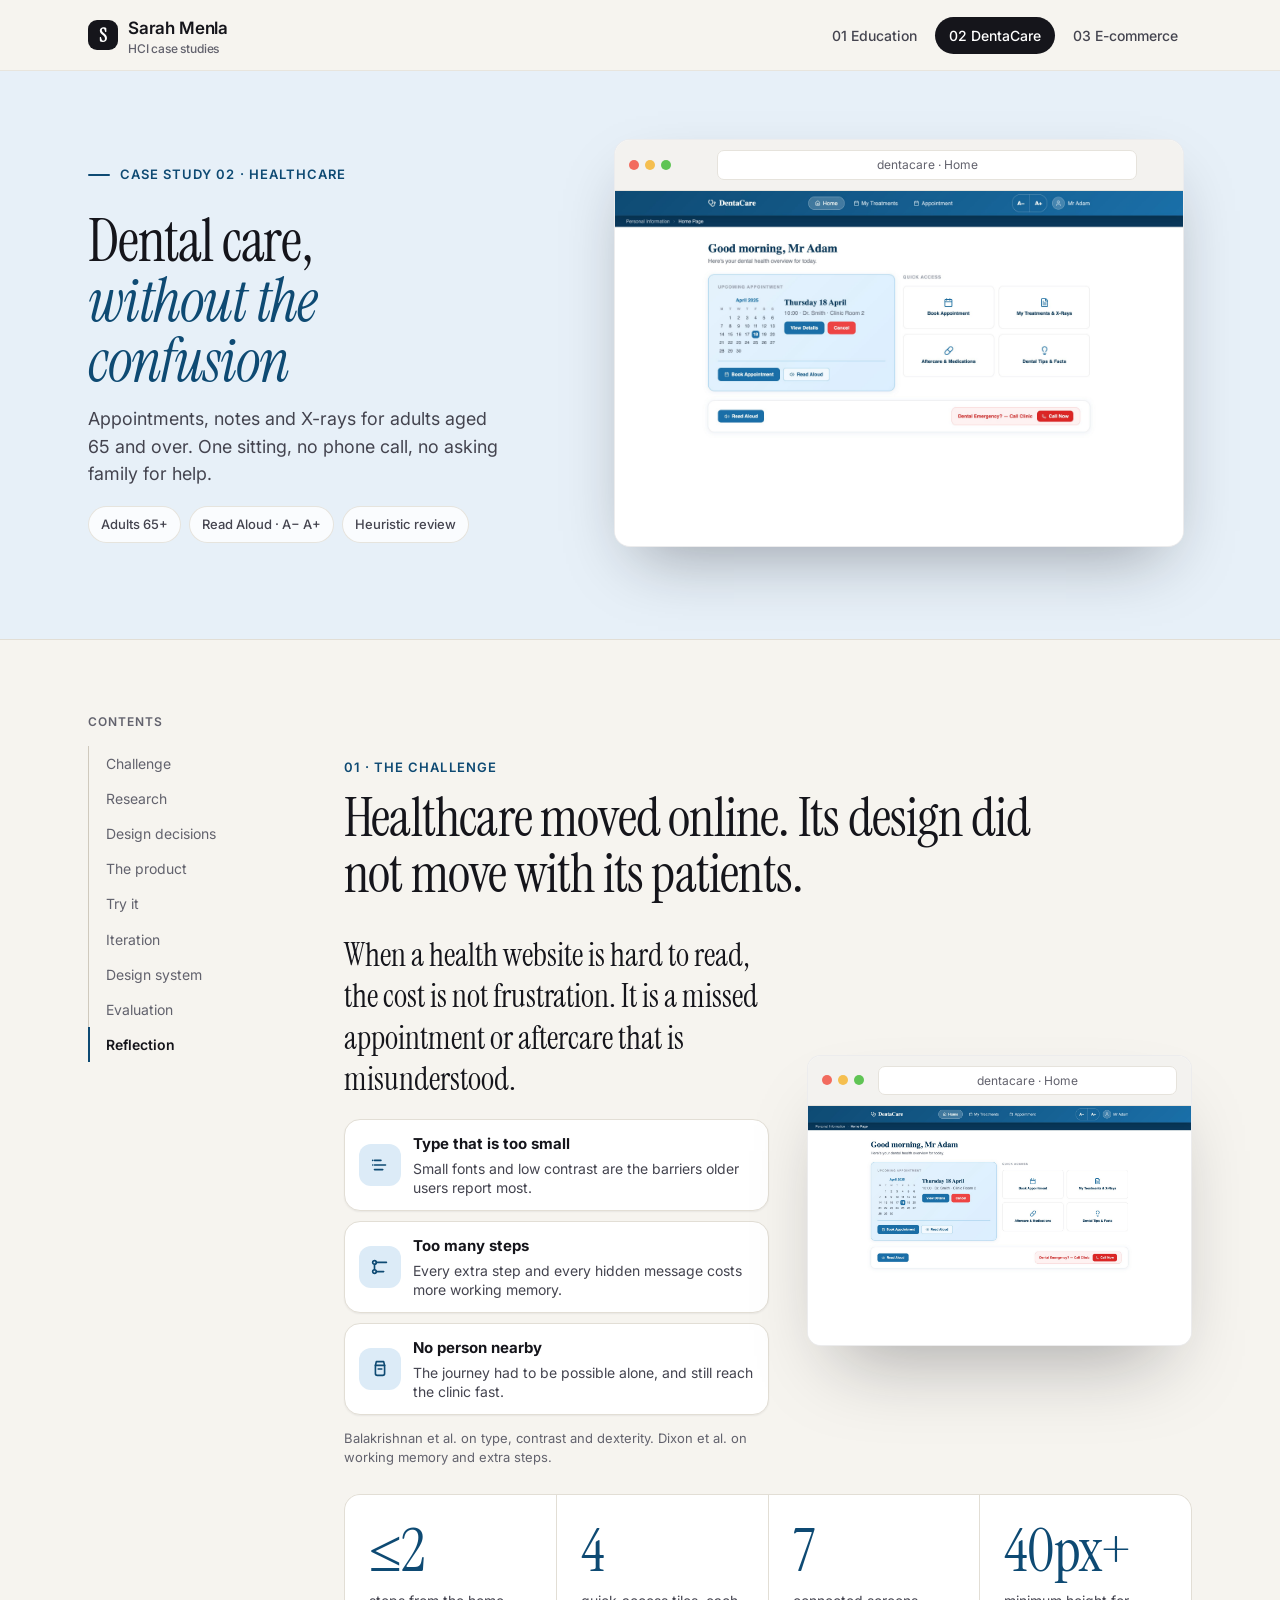
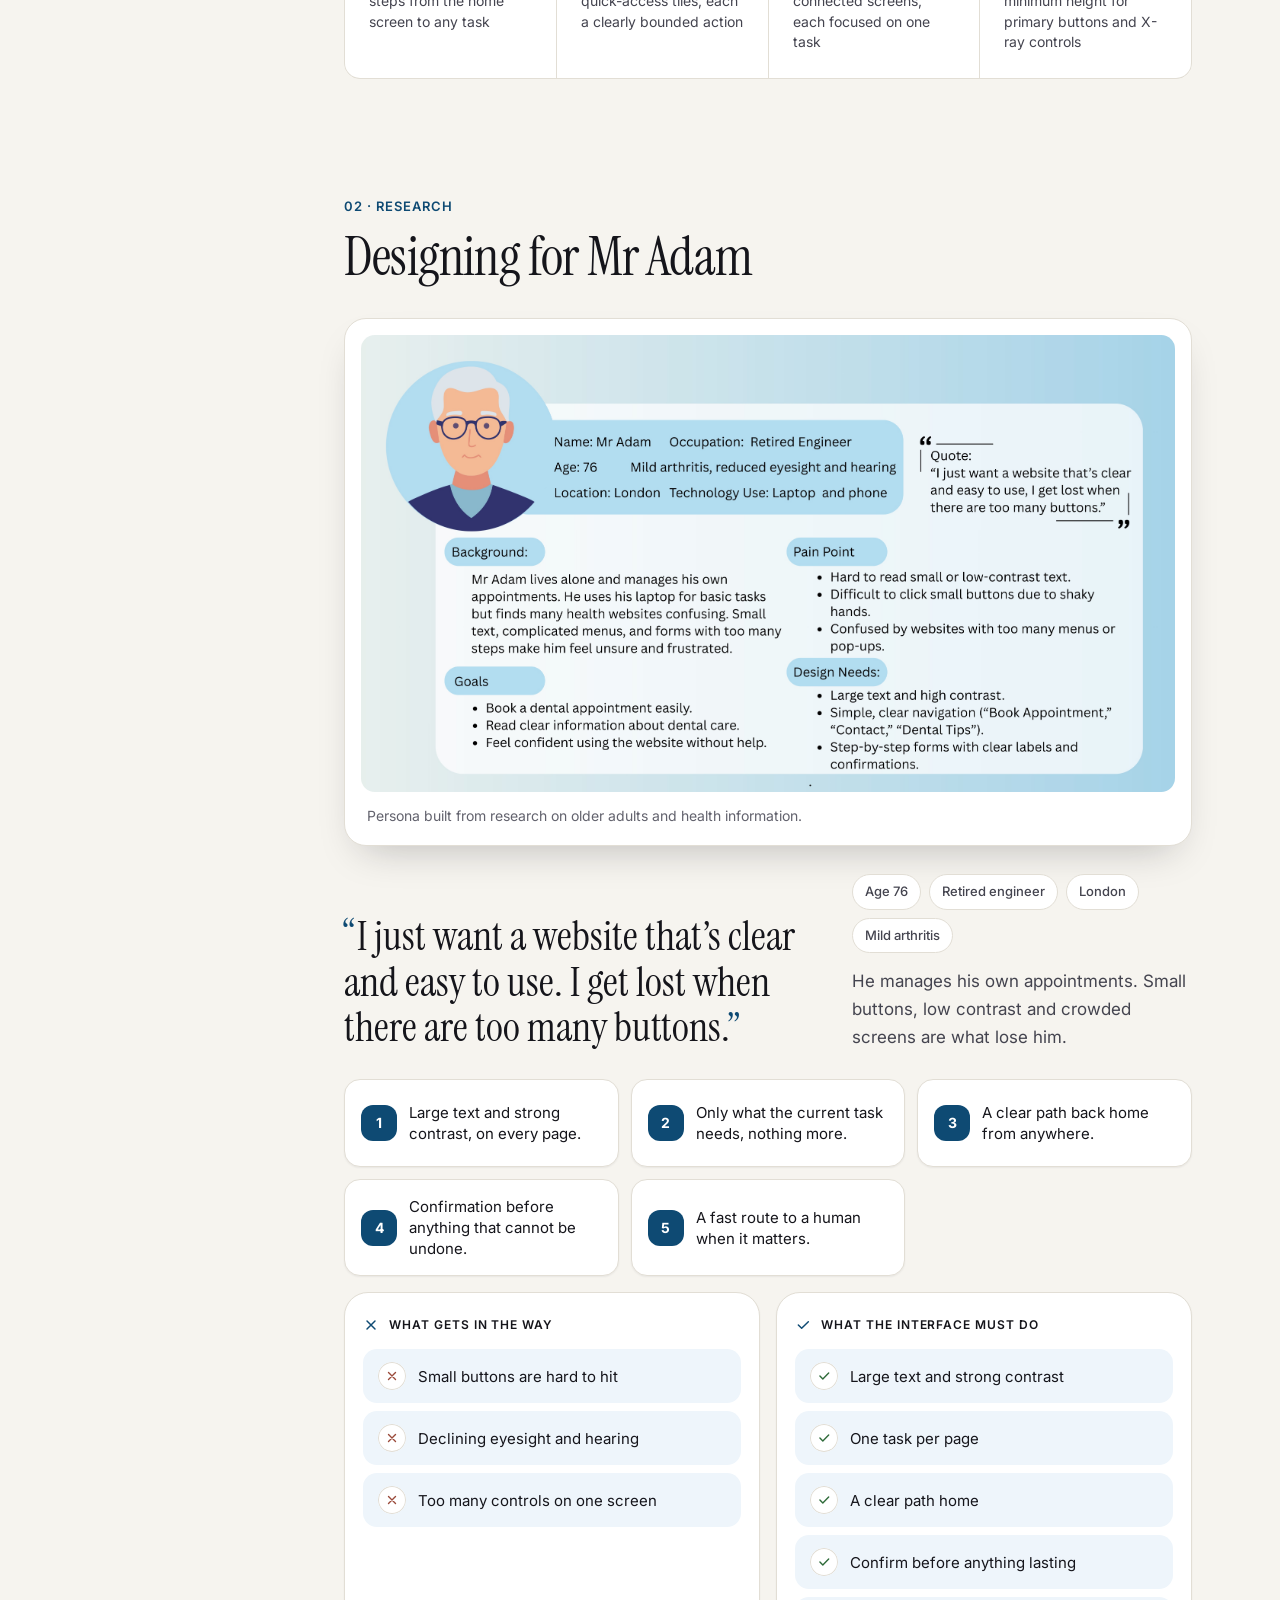
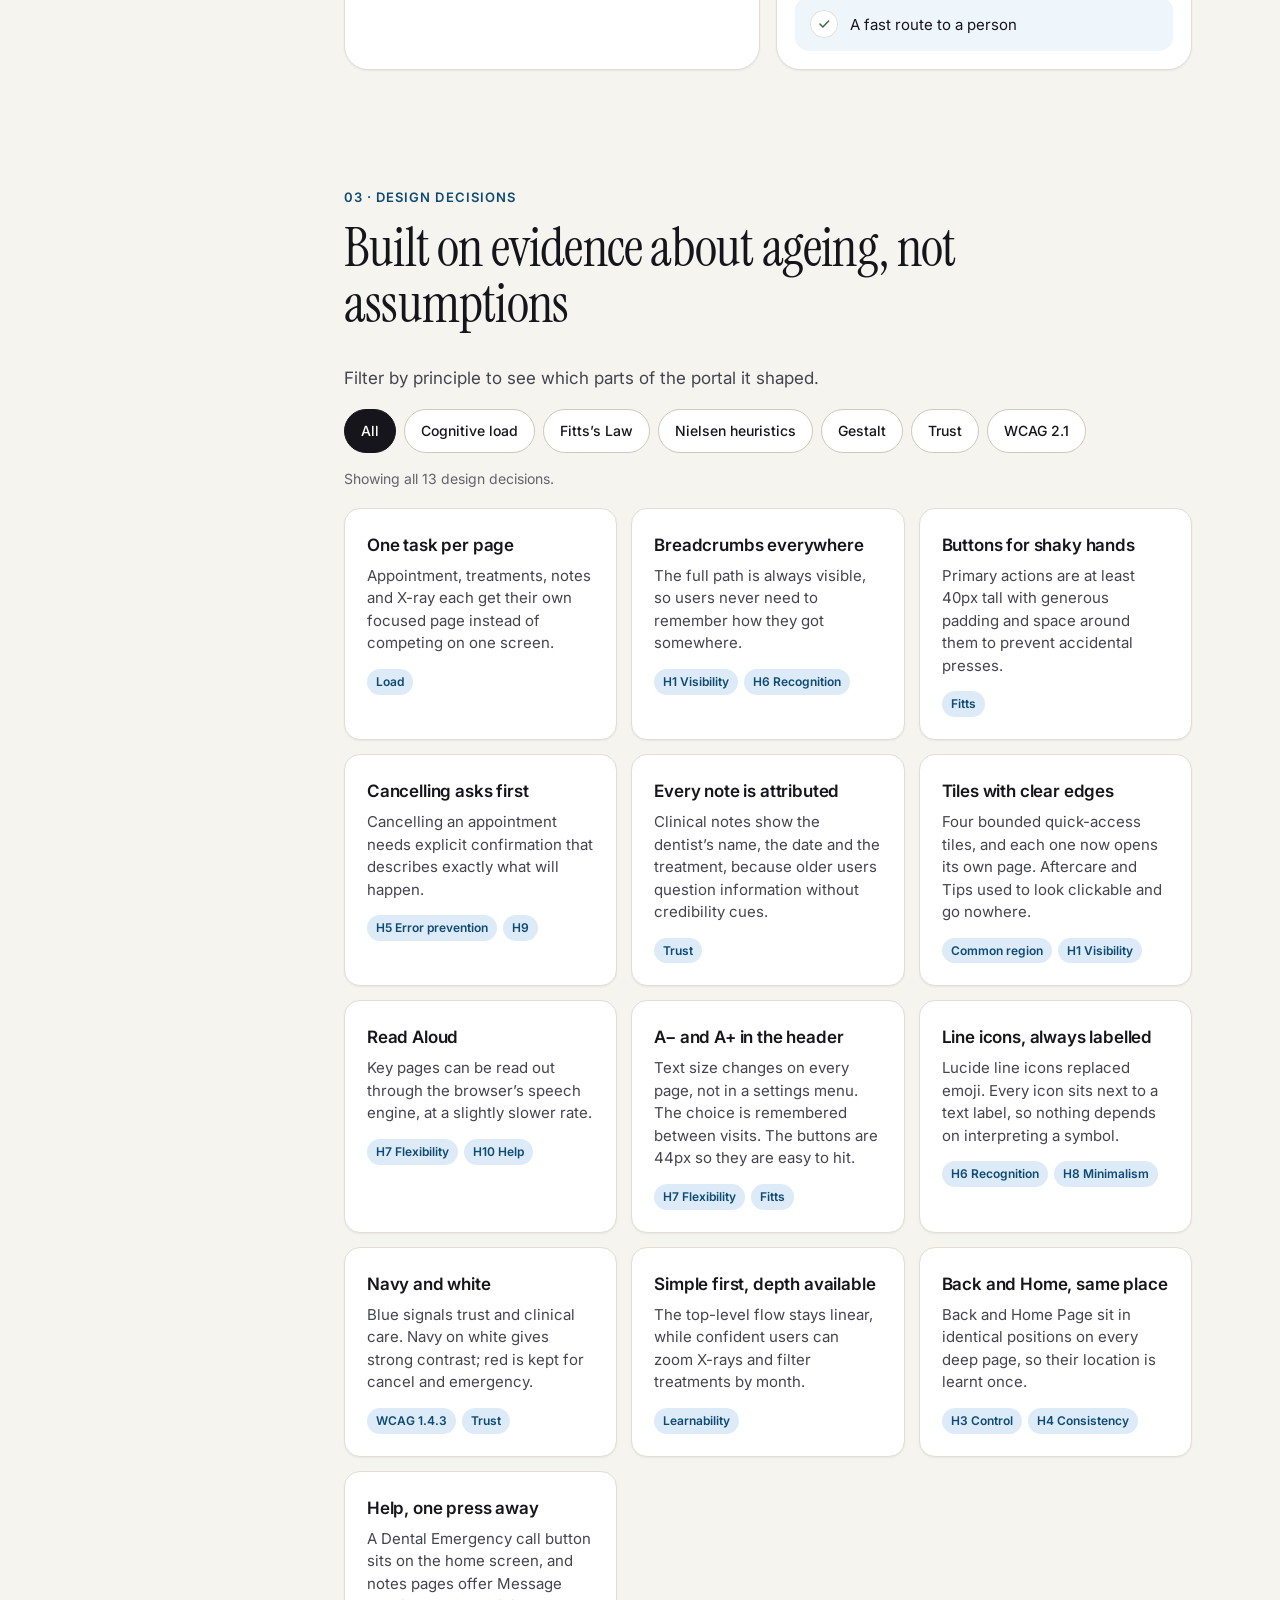
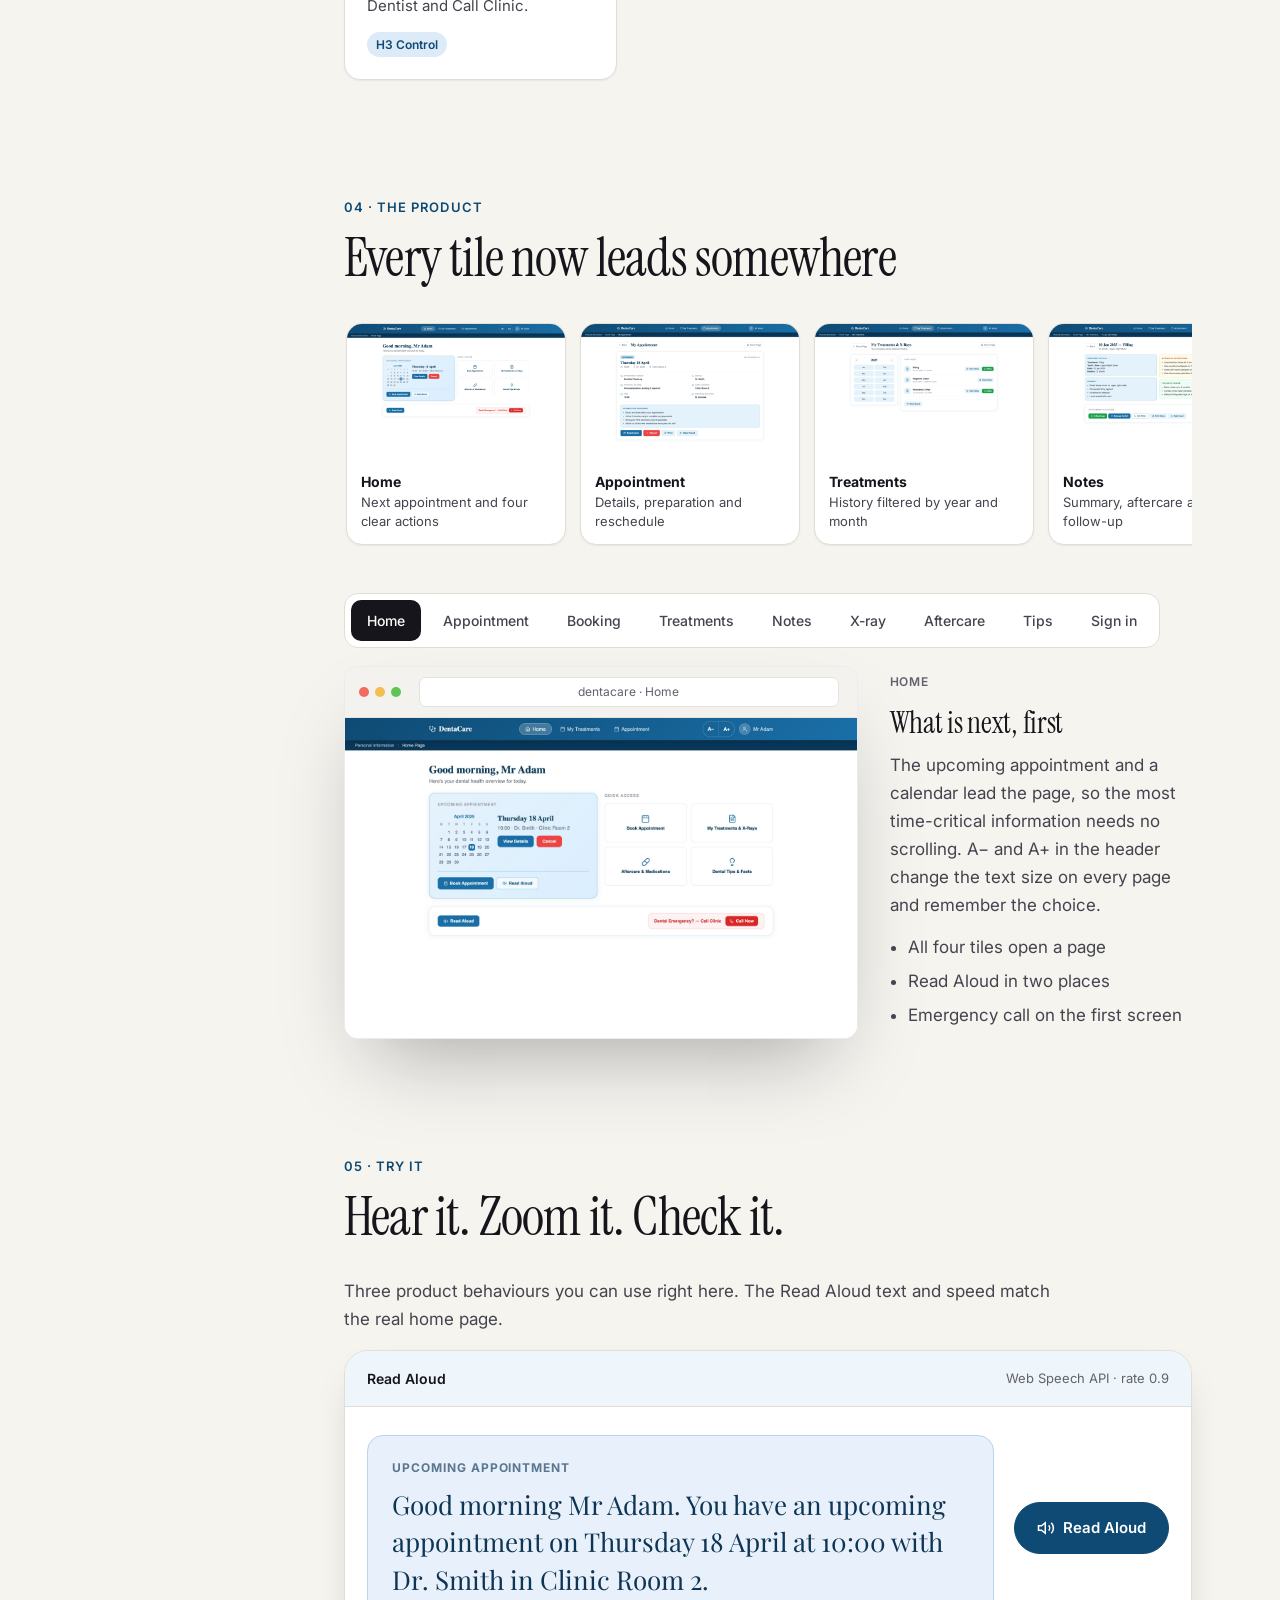
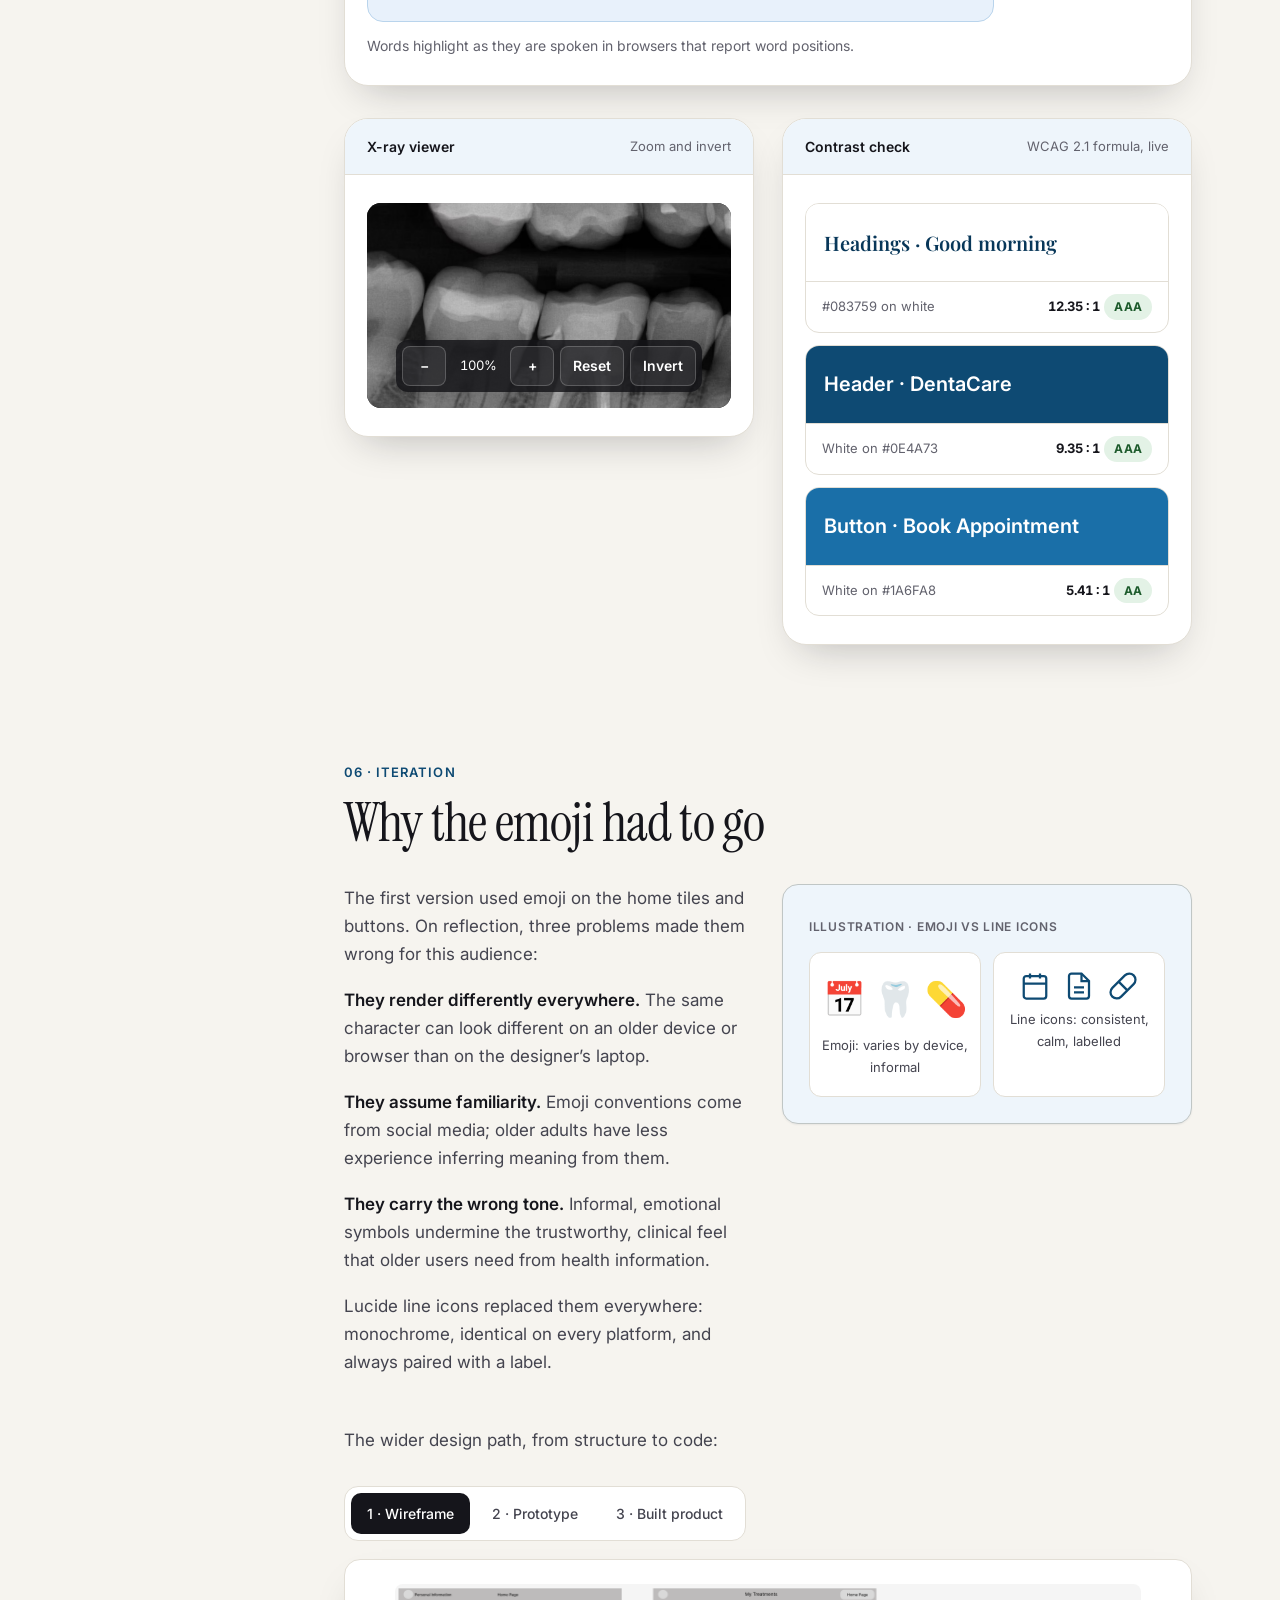
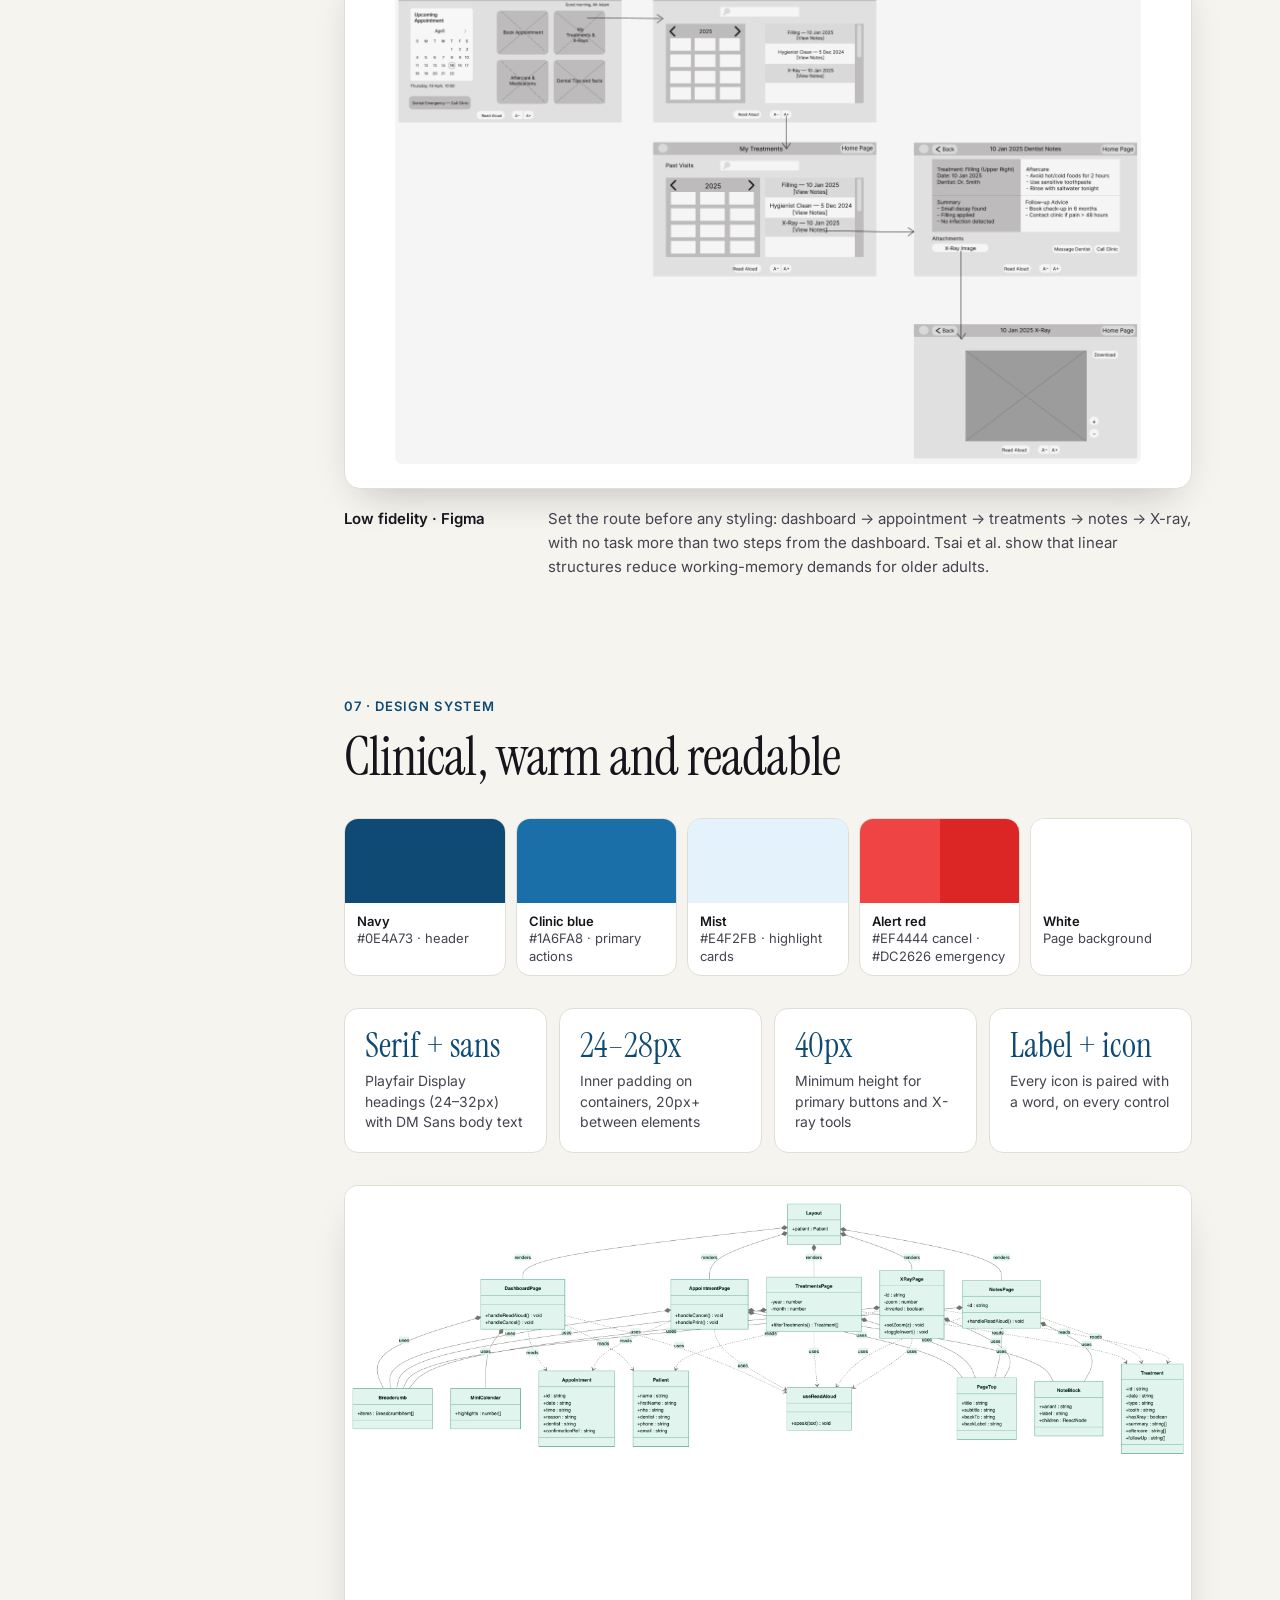
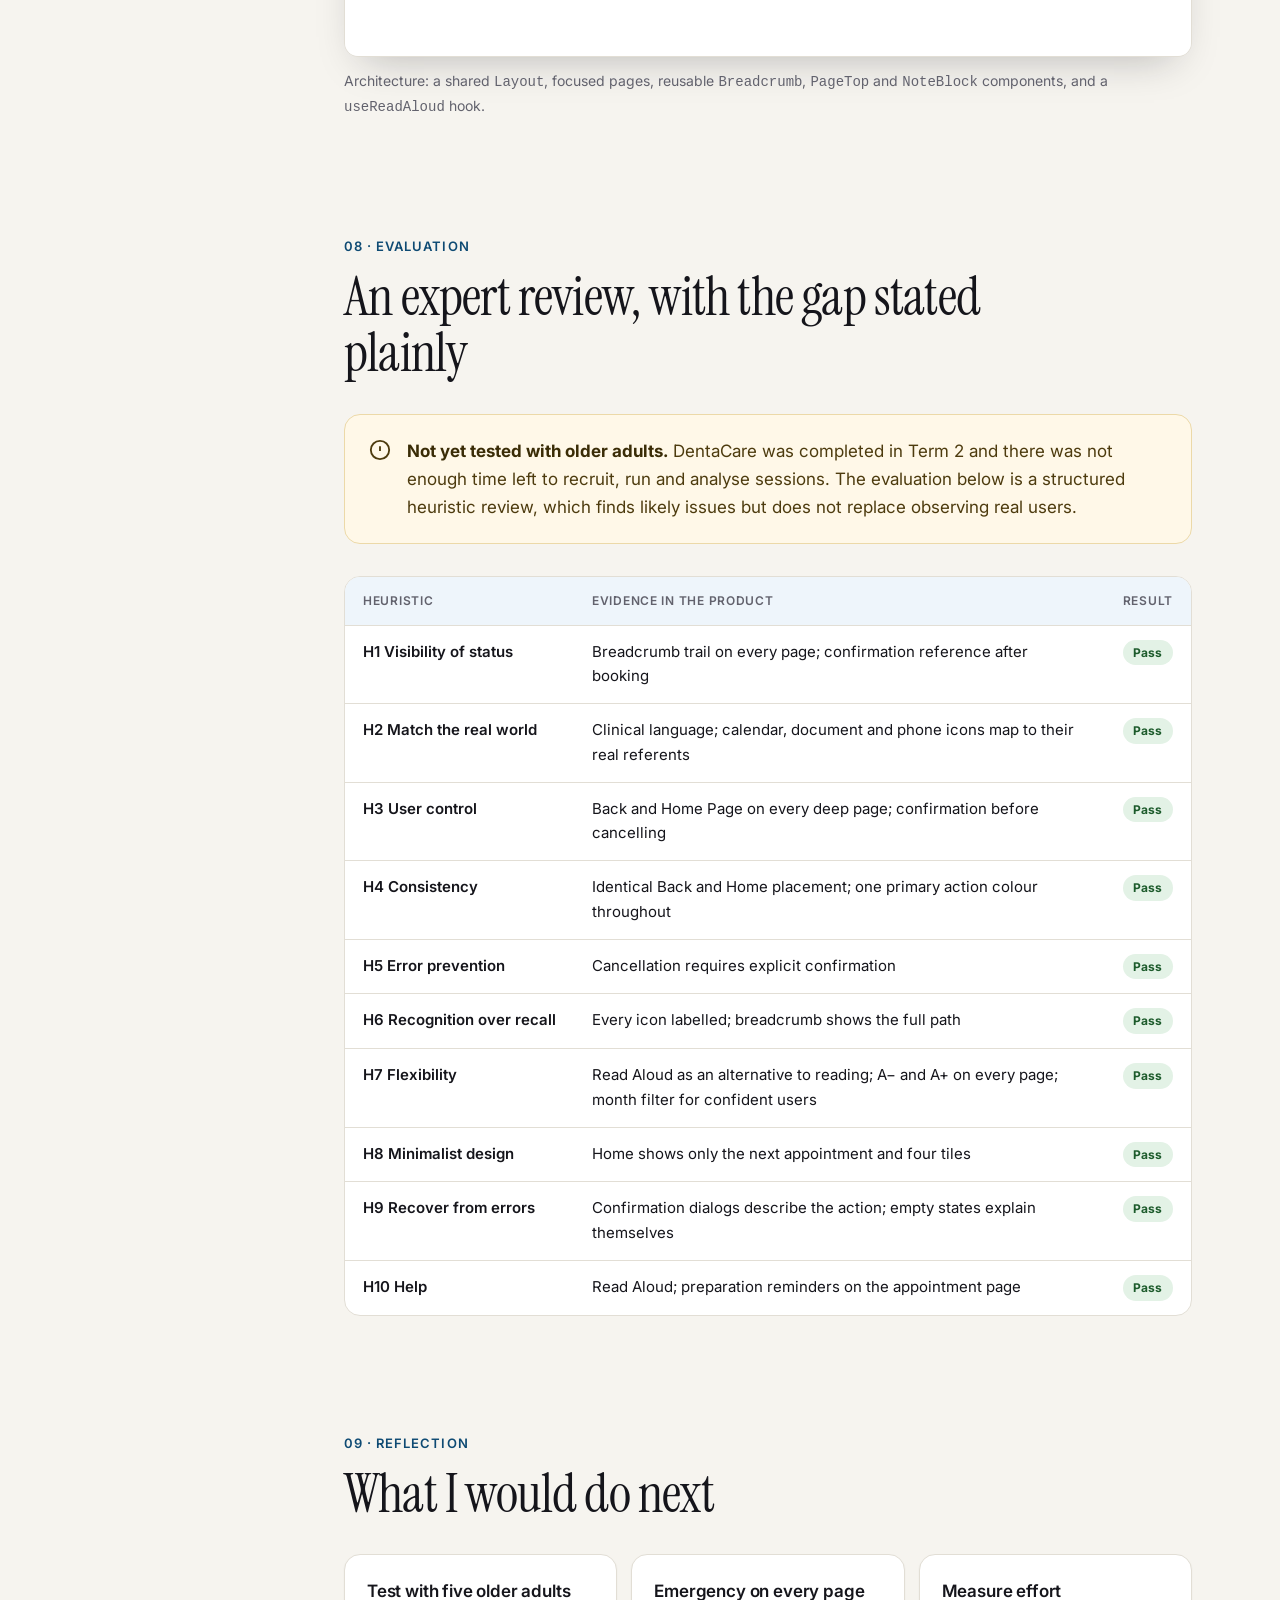
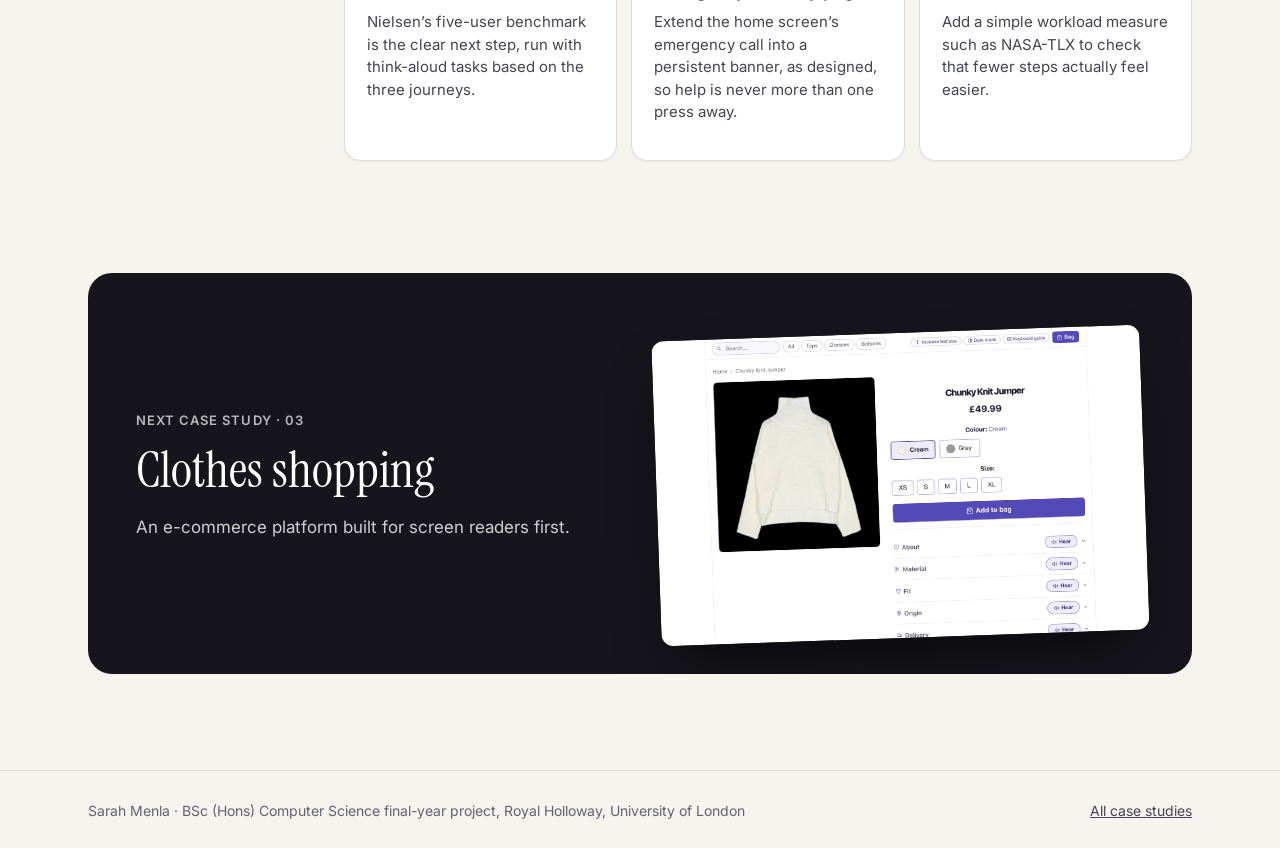
<file: dentacare.html>
<!doctype html>
<html lang="en-GB" class="no-js">
<head>
  <meta charset="utf-8">
  <meta name="viewport" content="width=device-width, initial-scale=1">
  <title>DentaCare: Case study 02 · Sarah Menla</title>
  <meta name="description" content="Case study: DentaCare, an accessible dental care portal for adults aged 65 and over. Research, design decisions, product and evaluation.">
  <link rel="stylesheet" href="assets/css/site.css?v=see">
</head>
<body data-study="dentacare">
  <a class="skip-link" href="#main">Skip to case study</a>

  <header class="topbar">
    <div class="topbar__inner">
      <a class="brand" href="index.html"><span class="brand__mark" aria-hidden="true">S</span><span>Sarah Menla<small>HCI case studies</small></span></a>
      <nav aria-label="Case studies">
        <ul>
          <li><a href="learning-platform.html">01 <span class="long">Education</span></a></li>
          <li><a href="dentacare.html" aria-current="page">02 <span class="long">DentaCare</span></a></li>
          <li><a href="accessible-fashion.html">03 <span class="long">E-commerce</span></a></li>
        </ul>
      </nav>
    </div>
    <div class="progress" aria-hidden="true"></div>
  </header>

  <section class="hero" aria-labelledby="title">
    <div class="hero__inner hero__grid">
      <div>
        <p class="eyebrow">Case study 02 · Healthcare</p>
        <h1 class="display" id="title">Dental care, <em>without the confusion</em></h1>
        <p class="lede">Appointments, notes and X-rays for adults aged 65 and over. One sitting, no phone call, no asking family for help.</p>
        <ul class="hero__pills">
          <li>Adults 65+</li>
          <li>Read Aloud · A− A+</li>
          <li>Heuristic review</li>
        </ul>
      </div>
      <div class="hero__stage">
        <div class="browser">
          <div class="browser__bar"><span class="browser__dots" aria-hidden="true"><i></i><i></i><i></i></span><span class="browser__url">dentacare · Home</span></div>
          <img src="assets/screens/i2-dashboard.jpg" width="2880" height="1800" alt="DentaCare home: Good morning, Mr Adam. An upcoming appointment card with a calendar, Thursday 18 April at 10:00 with Dr. Smith, View Details and Cancel buttons, four quick-access tiles, Read Aloud, and a Dental Emergency Call Now button.">
        </div>
      </div>
    </div>
  </section>

  <div class="page">
    <nav class="toc" aria-label="On this page">
      <p>Contents</p>
      <ol>
        <li><a href="#challenge">Challenge</a></li>
        <li><a href="#research">Research</a></li>
        <li><a href="#decisions">Design decisions</a></li>
        <li><a href="#product">The product</a></li>
        <li><a href="#try">Try it</a></li>
        <li><a href="#iteration">Iteration</a></li>
        <li><a href="#system">Design system</a></li>
        <li><a href="#evaluation">Evaluation</a></li>
        <li><a href="#reflection">Reflection</a></li>
      </ol>
    </nav>

    <main id="main">
      <section class="section" id="challenge" aria-labelledby="challenge-h">
        <div class="section__head reveal">
          <span class="section__num">01 · The challenge</span>
          <h2 id="challenge-h">Healthcare moved online. Its design did not move with its patients.</h2>
        </div>
        <div class="challenge reveal">
          <div>
            <p class="big">When a health website is hard to read, the cost is not frustration. It is a missed appointment or aftercare that is misunderstood.</p>
            <div class="pains">
              <div class="pain"><svg viewBox="0 0 24 24" fill="none" stroke="currentColor" stroke-width="1.8" stroke-linecap="round" aria-hidden="true"><path d="M6 7h7M6 12h12M6 17h9"/><path d="M4 7h.01M4 12h.01"/></svg><div><b>Type that is too small</b><span>Small fonts and low contrast are the barriers older users report most.</span></div></div>
              <div class="pain"><svg viewBox="0 0 24 24" fill="none" stroke="currentColor" stroke-width="1.8" stroke-linecap="round" stroke-linejoin="round" aria-hidden="true"><circle cx="6" cy="7" r="2"/><circle cx="6" cy="17" r="2"/><path d="M8 7h11M8 17h8M6 9v6"/></svg><div><b>Too many steps</b><span>Every extra step and every hidden message costs more working memory.</span></div></div>
              <div class="pain"><svg viewBox="0 0 24 24" fill="none" stroke="currentColor" stroke-width="1.8" stroke-linecap="round" stroke-linejoin="round" aria-hidden="true"><path d="M8 4h8l1 4H7l1-4z"/><path d="M7 8v9a2 2 0 0 0 2 2h6a2 2 0 0 0 2-2V8"/><path d="M10 12h4"/></svg><div><b>No person nearby</b><span>The journey had to be possible alone, and still reach the clinic fast.</span></div></div>
            </div>
            <p class="source">Balakrishnan et al. on type, contrast and dexterity. Dixon et al. on working memory and extra steps.</p>
          </div>
          <div class="browser">
            <div class="browser__bar"><span class="browser__dots" aria-hidden="true"><i></i><i></i><i></i></span><span class="browser__url">dentacare · Home</span></div>
            <img src="assets/screens/i2-dashboard.jpg" width="2880" height="1800" alt="DentaCare home: the next appointment, four large tiles, Read Aloud and a Dental Emergency call.">
          </div>
        </div>
        <div class="stats reveal" role="list">
          <div class="stat" role="listitem"><b>≤2</b><span>steps from the home screen to any task</span></div>
          <div class="stat" role="listitem"><b>4</b><span>quick-access tiles, each a clearly bounded action</span></div>
          <div class="stat" role="listitem"><b>7</b><span>connected screens, each focused on one task</span></div>
          <div class="stat" role="listitem"><b>40px+</b><span>minimum height for primary buttons and X-ray controls</span></div>
        </div>
      </section>

      <section class="section" id="research" aria-labelledby="research-h">
        <div class="section__head reveal">
          <span class="section__num">02 · Research</span>
          <h2 id="research-h">Designing for Mr Adam</h2>
        </div>
        <div class="persona reveal">
          <figure class="persona__sheet">
            <img src="assets/docs/persona-adam.jpg" data-zoom loading="lazy" alt="Persona card for Mr Adam, 76, retired engineer in London with mild arthritis and reduced eyesight and hearing. Quote: I just want a website that’s clear and easy to use, I get lost when there are too many buttons.">
            <figcaption>Persona built from research on older adults and health information.</figcaption>
          </figure>
          <div class="persona__lead">
            <p class="quote">I just want a website that’s clear and easy to use. I get lost when there are too many buttons.</p>
            <div>
              <ul class="chips" aria-label="About Mr Adam">
                <li>Age 76</li>
                <li>Retired engineer</li>
                <li>London</li>
                <li>Mild arthritis</li>
              </ul>
              <p>He manages his own appointments. Small buttons, low contrast and crowded screens are what lose him.</p>
            </div>
          </div>
          <ol class="needs">
            <li data-n="1">Large text and strong contrast, on every page.</li>
            <li data-n="2">Only what the current task needs, nothing more.</li>
            <li data-n="3">A clear path back home from anywhere.</li>
            <li data-n="4">Confirmation before anything that cannot be undone.</li>
            <li data-n="5">A fast route to a human when it matters.</li>
          </ol>
        </div>
        <div class="voices reveal">
          <div>
            <p class="voices__label"><svg width="16" height="16" viewBox="0 0 24 24" fill="none" stroke="currentColor" stroke-width="2.2" stroke-linecap="round" aria-hidden="true"><path d="M6 6l12 12M18 6L6 18"/></svg>What gets in the way</p>
            <ul>
              <li>Small buttons are hard to hit</li>
              <li>Declining eyesight and hearing</li>
              <li>Too many controls on one screen</li>
            </ul>
          </div>
          <div>
            <p class="voices__label"><svg width="16" height="16" viewBox="0 0 24 24" fill="none" stroke="currentColor" stroke-width="2.2" stroke-linecap="round" stroke-linejoin="round" aria-hidden="true"><path d="M5 12l5 5L20 7"/></svg>What the interface must do</p>
            <ul>
              <li>Large text and strong contrast</li>
              <li>One task per page</li>
              <li>A clear path home</li>
              <li>Confirm before anything lasting</li>
              <li>A fast route to a person</li>
            </ul>
          </div>
        </div>
      </section>

      <section class="section" id="decisions" aria-labelledby="decisions-h" data-theory>
        <div class="section__head reveal">
          <span class="section__num">03 · Design decisions</span>
          <h2 id="decisions-h">Built on evidence about ageing, not assumptions</h2>
        </div>
        <p class="prose reveal">Filter by principle to see which parts of the portal it shaped.</p>
        <div class="filters reveal" role="group" aria-label="Filter decisions by principle">
          <button class="filter" type="button" data-key="all" aria-pressed="true">All</button>
          <button class="filter" type="button" data-key="load">Cognitive load</button>
          <button class="filter" type="button" data-key="fitts">Fitts’s Law</button>
          <button class="filter" type="button" data-key="nielsen">Nielsen heuristics</button>
          <button class="filter" type="button" data-key="gestalt">Gestalt</button>
          <button class="filter" type="button" data-key="trust">Trust</button>
          <button class="filter" type="button" data-key="wcag">WCAG 2.1</button>
        </div>
        <p class="filter-status" role="status"></p>
        <div class="decisions">
          <article class="decision" data-tags="load"><h3>One task per page</h3><p>Appointment, treatments, notes and X-ray each get their own focused page instead of competing on one screen.</p><div class="tags"><span>Load</span></div></article>
          <article class="decision" data-tags="nielsen load"><h3>Breadcrumbs everywhere</h3><p>The full path is always visible, so users never need to remember how they got somewhere.</p><div class="tags"><span>H1 Visibility</span><span>H6 Recognition</span></div></article>
          <article class="decision" data-tags="fitts"><h3>Buttons for shaky hands</h3><p>Primary actions are at least 40px tall with generous padding and space around them to prevent accidental presses.</p><div class="tags"><span>Fitts</span></div></article>
          <article class="decision" data-tags="nielsen"><h3>Cancelling asks first</h3><p>Cancelling an appointment needs explicit confirmation that describes exactly what will happen.</p><div class="tags"><span>H5 Error prevention</span><span>H9</span></div></article>
          <article class="decision" data-tags="trust"><h3>Every note is attributed</h3><p>Clinical notes show the dentist’s name, the date and the treatment, because older users question information without credibility cues.</p><div class="tags"><span>Trust</span></div></article>
          <article class="decision" data-tags="gestalt nielsen"><h3>Tiles with clear edges</h3><p>Four bounded quick-access tiles, and each one now opens its own page. Aftercare and Tips used to look clickable and go nowhere.</p><div class="tags"><span>Common region</span><span>H1 Visibility</span></div></article>
          <article class="decision" data-tags="nielsen wcag"><h3>Read Aloud</h3><p>Key pages can be read out through the browser’s speech engine, at a slightly slower rate.</p><div class="tags"><span>H7 Flexibility</span><span>H10 Help</span></div></article>
          <article class="decision" data-tags="nielsen wcag fitts"><h3>A− and A+ in the header</h3><p>Text size changes on every page, not in a settings menu. The choice is remembered between visits. The buttons are 44px so they are easy to hit.</p><div class="tags"><span>H7 Flexibility</span><span>Fitts</span></div></article>
          <article class="decision" data-tags="nielsen trust"><h3>Line icons, always labelled</h3><p>Lucide line icons replaced emoji. Every icon sits next to a text label, so nothing depends on interpreting a symbol.</p><div class="tags"><span>H6 Recognition</span><span>H8 Minimalism</span></div></article>
          <article class="decision" data-tags="wcag trust"><h3>Navy and white</h3><p>Blue signals trust and clinical care. Navy on white gives strong contrast; red is kept for cancel and emergency.</p><div class="tags"><span>WCAG 1.4.3</span><span>Trust</span></div></article>
          <article class="decision" data-tags="load"><h3>Simple first, depth available</h3><p>The top-level flow stays linear, while confident users can zoom X-rays and filter treatments by month.</p><div class="tags"><span>Learnability</span></div></article>
          <article class="decision" data-tags="nielsen"><h3>Back and Home, same place</h3><p>Back and Home Page sit in identical positions on every deep page, so their location is learnt once.</p><div class="tags"><span>H3 Control</span><span>H4 Consistency</span></div></article>
          <article class="decision" data-tags="nielsen"><h3>Help, one press away</h3><p>A Dental Emergency call button sits on the home screen, and notes pages offer Message Dentist and Call Clinic.</p><div class="tags"><span>H3 Control</span></div></article>
        </div>
      </section>

      <section class="section" id="product" aria-labelledby="product-h">
        <div class="section__head reveal">
          <span class="section__num">04 · The product</span>
          <h2 id="product-h">Every tile now leads somewhere</h2>
        </div>
        <div class="reel reveal" tabindex="0" aria-label="Screens from DentaCare. Scroll sideways.">
          <figure><img src="assets/screens/i2-dashboard.jpg" data-zoom loading="lazy" alt="Home with the next appointment and four large action tiles."><figcaption><b>Home</b>Next appointment and four clear actions</figcaption></figure>
          <figure><img src="assets/screens/i2-appointment.jpg" data-zoom loading="lazy" alt="Appointment details with preparation, reschedule and cancel."><figcaption><b>Appointment</b>Details, preparation and reschedule</figcaption></figure>
          <figure><img src="assets/screens/i2-treatments.jpg" data-zoom loading="lazy" alt="Treatment history with a year and month filter."><figcaption><b>Treatments</b>History filtered by year and month</figcaption></figure>
          <figure><img src="assets/screens/i2-notes.jpg" data-zoom loading="lazy" alt="Dentist notes with summary, aftercare and follow-up."><figcaption><b>Notes</b>Summary, aftercare and follow-up</figcaption></figure>
          <figure><img src="assets/screens/i2-xray.jpg" data-zoom loading="lazy" alt="X-ray viewer with zoom, invert and download."><figcaption><b>X-ray</b>Zoom, invert and download</figcaption></figure>
        </div>
        <div class="tabs wide reveal" data-tabs>
          <div class="tablist" role="tablist" aria-label="Product screens">
            <button class="tab" role="tab" id="t-home" aria-controls="p-home" aria-selected="true">Home</button>
            <button class="tab" role="tab" id="t-appt" aria-controls="p-appt" aria-selected="false" tabindex="-1">Appointment</button>
            <button class="tab" role="tab" id="t-book" aria-controls="p-book" aria-selected="false" tabindex="-1">Booking</button>
            <button class="tab" role="tab" id="t-treat" aria-controls="p-treat" aria-selected="false" tabindex="-1">Treatments</button>
            <button class="tab" role="tab" id="t-notes" aria-controls="p-notes" aria-selected="false" tabindex="-1">Notes</button>
            <button class="tab" role="tab" id="t-xray" aria-controls="p-xray" aria-selected="false" tabindex="-1">X-ray</button>
            <button class="tab" role="tab" id="t-after" aria-controls="p-after" aria-selected="false" tabindex="-1">Aftercare</button>
            <button class="tab" role="tab" id="t-tips" aria-controls="p-tips" aria-selected="false" tabindex="-1">Tips</button>
            <button class="tab" role="tab" id="t-login" aria-controls="p-login" aria-selected="false" tabindex="-1">Sign in</button>
          </div>
          <div class="tabpanel" role="tabpanel" id="p-home" aria-labelledby="t-home" tabindex="0">
            <div class="browser"><div class="browser__bar"><span class="browser__dots" aria-hidden="true"><i></i><i></i><i></i></span><span class="browser__url">dentacare · Home</span></div><img src="assets/screens/i2-dashboard.jpg" data-zoom loading="lazy" alt="Home dashboard with upcoming appointment, calendar, four quick-access tiles, A− and A+ in the header, Read Aloud and the Dental Emergency call button."></div>
            <div><span class="label">Home</span><h3>What is next, first</h3><p>The upcoming appointment and a calendar lead the page, so the most time-critical information needs no scrolling. A− and A+ in the header change the text size on every page and remember the choice.</p><ul><li>All four tiles open a page</li><li>Read Aloud in two places</li><li>Emergency call on the first screen</li></ul></div>
          </div>
          <div class="tabpanel" role="tabpanel" id="p-appt" aria-labelledby="t-appt" tabindex="0" hidden>
            <div class="browser"><div class="browser__bar"><span class="browser__dots" aria-hidden="true"><i></i><i></i><i></i></span><span class="browser__url">dentacare · Appointment</span></div><img src="assets/screens/i2-appointment.jpg" data-zoom loading="lazy" alt="Appointment details page showing reason, dentist, location, what will be done, preparation reminders and reschedule and cancel actions."></div>
            <div><span class="label">Appointment</span><h3>Everything about the visit</h3><p>Reason, dentist, location, duration and a confirmation reference, plus reminders about how to prepare.</p><ul><li>Reschedule and cancel both confirm first</li><li>Breadcrumb back to home</li></ul></div>
          </div>
          <div class="tabpanel" role="tabpanel" id="p-book" aria-labelledby="t-book" tabindex="0" hidden>
            <div class="browser"><div class="browser__bar"><span class="browser__dots" aria-hidden="true"><i></i><i></i><i></i></span><span class="browser__url">dentacare · Book appointment</span></div><img src="assets/screens/i2-book.jpg" data-zoom loading="lazy" alt="Book appointment page with large date and time choices."></div>
            <div><span class="label">Booking</span><h3>Step by step</h3><p>Booking breaks into clear steps with large choices, and ends with a confirmation reference.</p><ul><li>One decision at a time</li><li>Clear labels, no jargon</li></ul></div>
          </div>
          <div class="tabpanel" role="tabpanel" id="p-treat" aria-labelledby="t-treat" tabindex="0" hidden>
            <div class="browser"><div class="browser__bar"><span class="browser__dots" aria-hidden="true"><i></i><i></i><i></i></span><span class="browser__url">dentacare · My Treatments</span></div><img src="assets/screens/i2-treatments.jpg" data-zoom loading="lazy" alt="My Treatments page with a year and month filter and a chronological list of past treatments with View Notes links."></div>
            <div><span class="label">Treatments</span><h3>History, filtered simply</h3><p>A chronological list of past visits, narrowed by year and month without leaving the page.</p><ul><li>Filtering happens instantly</li><li>Each visit links to its notes</li></ul></div>
          </div>
          <div class="tabpanel" role="tabpanel" id="p-notes" aria-labelledby="t-notes" tabindex="0" hidden>
            <div class="browser"><div class="browser__bar"><span class="browser__dots" aria-hidden="true"><i></i><i></i><i></i></span><span class="browser__url">dentacare · Dentist notes</span></div><img src="assets/screens/i2-notes.jpg" data-zoom loading="lazy" alt="Dentist notes page with treatment summary, aftercare, follow-up advice, an X-ray attachment, and Message Dentist and Call Clinic buttons."></div>
            <div><span class="label">Notes</span><h3>Understand what was done</h3><p>Treatment, date and dentist up front, then summary, aftercare and follow-up advice in clearly separated blocks.</p><ul><li>Attributed to a named dentist</li><li>Message Dentist and Call Clinic</li></ul></div>
          </div>
          <div class="tabpanel" role="tabpanel" id="p-xray" aria-labelledby="t-xray" tabindex="0" hidden>
            <div class="browser"><div class="browser__bar"><span class="browser__dots" aria-hidden="true"><i></i><i></i><i></i></span><span class="browser__url">dentacare · X-ray</span></div><img src="assets/screens/i2-xray.jpg" data-zoom loading="lazy" alt="X-ray viewer showing a dental radiograph with zoom out, zoom level, zoom in, Reset and Invert controls, and a Download button."></div>
            <div><span class="label">X-ray</span><h3>Your X-ray, in your hands</h3><p>Zoom, invert and download an X-ray to share with another clinician. The toolbar uses 40px targets.</p><ul><li>Invert helps some users read detail</li><li>Download in one press</li></ul></div>
          </div>
          <div class="tabpanel" role="tabpanel" id="p-after" aria-labelledby="t-after" tabindex="0" hidden>
            <div class="browser"><div class="browser__bar"><span class="browser__dots" aria-hidden="true"><i></i><i></i><i></i></span><span class="browser__url">dentacare · Aftercare</span></div><img src="assets/screens/i2-aftercare.jpg" data-zoom loading="lazy" alt="Aftercare and Medications page showing instructions from a 10 January 2025 filling, follow-up advice, medicines on record, Full notes, Call Clinic and Read Aloud."></div>
            <div><span class="label">Aftercare</span><h3>One step from home</h3><p>The Aftercare tile now opens the latest visit’s instructions, instead of sitting there looking clickable and doing nothing.</p><ul><li>Uses the same aftercare as the notes page</li><li>Call Clinic and Read Aloud on the page</li></ul></div>
          </div>
          <div class="tabpanel" role="tabpanel" id="p-tips" aria-labelledby="t-tips" tabindex="0" hidden>
            <div class="browser"><div class="browser__bar"><span class="browser__dots" aria-hidden="true"><i></i><i></i><i></i></span><span class="browser__url">dentacare · Tips</span></div><img src="assets/screens/i2-tips.jpg" data-zoom loading="lazy" alt="Dental Tips and Facts page with five short cards: brush twice a day, clean between your teeth, go easy on sugar, book a check-up, and pain that lasts."></div>
            <div><span class="label">Tips</span><h3>Short advice, large type</h3><p>Five practical facts, one idea each, with Read Aloud. This tile also used to lead nowhere.</p><ul><li>Still one step from home</li><li>Plain language, no jargon</li></ul></div>
          </div>
          <div class="tabpanel" role="tabpanel" id="p-login" aria-labelledby="t-login" tabindex="0" hidden>
            <div class="browser"><div class="browser__bar"><span class="browser__dots" aria-hidden="true"><i></i><i></i><i></i></span><span class="browser__url">dentacare · Sign in</span></div><img src="assets/screens/i2-login.jpg" data-zoom loading="lazy" alt="DentaCare sign-in card with email and password fields, a Sign In button, and a phone number for help."></div>
            <div><span class="label">Sign in</span><h3>A human is always listed</h3><p>A simple two-field sign-in with a clear error message and the clinic’s phone number right below it.</p><ul><li>Plain-language errors</li><li>Help without leaving the page</li></ul></div>
          </div>
        </div>
      </section>

      <section class="section" id="try" aria-labelledby="try-h">
        <div class="section__head reveal">
          <span class="section__num">05 · Try it</span>
          <h2 id="try-h">Hear it. Zoom it. Check it.</h2>
        </div>
        <p class="prose reveal">Three product behaviours you can use right here. The Read Aloud text and speed match the real home page.</p>
        <div class="demo reveal" id="readaloud-demo">
          <div class="demo__head"><strong>Read Aloud</strong><span>Web Speech API · rate 0.9</span></div>
          <div class="demo__body">
            <div class="ra">
              <div class="ra__card">
                <small>Upcoming appointment</small>
                <p class="ra__text">Good morning Mr Adam. You have an upcoming appointment on Thursday 18 April at 10:00 with Dr. Smith in Clinic Room 2.</p>
              </div>
              <button class="btn" type="button" data-speak aria-pressed="false"><svg width="18" height="18" viewBox="0 0 24 24" fill="none" stroke="currentColor" stroke-width="2" aria-hidden="true"><path d="M11 5 6 9H2v6h4l5 4V5z"/><path d="M15.5 8.5a5 5 0 0 1 0 7M19 5a10 10 0 0 1 0 14"/></svg> Read Aloud</button>
            </div>
            <p class="ra__note">Words highlight as they are spoken in browsers that report word positions.</p>
          </div>
        </div>
        <div class="split split--top wide">
          <div class="demo reveal" id="xray-demo">
            <div class="demo__head"><strong>X-ray viewer</strong><span>Zoom and invert</span></div>
            <div class="demo__body">
              <div class="xr__stage">
                <img src="assets/demo/xray.jpg" alt="Dental X-ray of the lower molars.">
                <div class="xr__toolbar" role="toolbar" aria-label="X-ray controls">
                  <button type="button" data-zoom-out aria-label="Zoom out">−</button>
                  <span class="xr__level" aria-live="polite">100%</span>
                  <button type="button" data-zoom-in aria-label="Zoom in">+</button>
                  <button type="button" data-reset>Reset</button>
                  <button type="button" data-invert aria-pressed="false">Invert</button>
                </div>
              </div>
            </div>
          </div>
          <div class="demo reveal">
            <div class="demo__head"><strong>Contrast check</strong><span>WCAG 2.1 formula, live</span></div>
            <div class="demo__body">
              <div class="swatches" style="grid-template-columns:1fr">
                <div class="swatch" data-contrast="#083759,#ffffff"><div class="swatch__sample" style="color:#083759;background:#fff;font-family:'Playfair Display',serif">Headings · Good morning</div><div class="swatch__meta"><span>#083759 on white</span><span><span class="ratio"></span> <span class="grade"></span></span></div></div>
                <div class="swatch" data-contrast="#ffffff,#0e4a73"><div class="swatch__sample" style="color:#fff;background:#0e4a73">Header · DentaCare</div><div class="swatch__meta"><span>White on #0E4A73</span><span><span class="ratio"></span> <span class="grade"></span></span></div></div>
                <div class="swatch" data-contrast="#ffffff,#1a6fa8"><div class="swatch__sample" style="color:#fff;background:#1a6fa8">Button · Book Appointment</div><div class="swatch__meta"><span>White on #1A6FA8</span><span><span class="ratio"></span> <span class="grade"></span></span></div></div>
              </div>
            </div>
          </div>
        </div>
      </section>

      <section class="section" id="iteration" aria-labelledby="iteration-h">
        <div class="section__head reveal">
          <span class="section__num">06 · Iteration</span>
          <h2 id="iteration-h">Why the emoji had to go</h2>
        </div>
        <div class="split split--top reveal">
          <div class="prose">
            <p>The first version used emoji on the home tiles and buttons. On reflection, three problems made them wrong for this audience:</p>
            <p><strong>They render differently everywhere.</strong> The same character can look different on an older device or browser than on the designer’s laptop.</p>
            <p><strong>They assume familiarity.</strong> Emoji conventions come from social media; older adults have less experience inferring meaning from them.</p>
            <p><strong>They carry the wrong tone.</strong> Informal, emotional symbols undermine the trustworthy, clinical feel that older users need from health information.</p>
            <p>Lucide line icons replaced them everywhere: monochrome, identical on every platform, and always paired with a label.</p>
          </div>
          <div class="card card--tint">
            <span class="label">Illustration · emoji vs line icons</span>
            <div style="display:grid;grid-template-columns:1fr 1fr;gap:12px;margin-top:6px">
              <div style="text-align:center;padding:18px 10px;border-radius:12px;background:#fff;border:1px solid var(--line)"><div style="font-size:34px" aria-hidden="true">📅 🦷 💊</div><p style="margin:8px 0 0;font-size:13px">Emoji: varies by device, informal</p></div>
              <div style="text-align:center;padding:18px 10px;border-radius:12px;background:#fff;border:1px solid var(--line)"><div style="display:flex;justify-content:center;gap:14px;color:#0e4a73" aria-hidden="true"><svg width="30" height="30" viewBox="0 0 24 24" fill="none" stroke="currentColor" stroke-width="1.8"><rect x="3" y="4" width="18" height="18" rx="2"/><path d="M16 2v4M8 2v4M3 10h18"/></svg><svg width="30" height="30" viewBox="0 0 24 24" fill="none" stroke="currentColor" stroke-width="1.8"><path d="M14 2H6a2 2 0 0 0-2 2v16a2 2 0 0 0 2 2h12a2 2 0 0 0 2-2V8z"/><path d="M14 2v6h6M16 13H8M16 17H8"/></svg><svg width="30" height="30" viewBox="0 0 24 24" fill="none" stroke="currentColor" stroke-width="1.8"><path d="m10.5 20.5 10-10a4.95 4.95 0 1 0-7-7l-10 10a4.95 4.95 0 1 0 7 7Z"/><path d="m8.5 8.5 7 7"/></svg></div><p style="margin:8px 0 0;font-size:13px">Line icons: consistent, calm, labelled</p></div>
            </div>
          </div>
        </div>
        <p class="prose wide reveal">The wider design path, from structure to code:</p>
        <div class="tabs wide reveal" data-tabs>
          <div class="tablist" role="tablist" aria-label="Design stages">
            <button class="tab" role="tab" id="t-stage-wire" aria-controls="p-stage-wire" aria-selected="true">1 · Wireframe</button>
            <button class="tab" role="tab" id="t-stage-proto" aria-controls="p-stage-proto" aria-selected="false" tabindex="-1">2 · Prototype</button>
            <button class="tab" role="tab" id="t-stage-built" aria-controls="p-stage-built" aria-selected="false" tabindex="-1">3 · Built product</button>
          </div>
          <div class="tabpanel tabpanel--full" role="tabpanel" id="p-stage-wire" aria-labelledby="t-stage-wire" tabindex="0">
            <figure class="stage">
              <div class="stage__media"><img src="assets/docs/i2-wireframe.png" data-zoom loading="lazy" alt="Grey low-fidelity wireframes linked by arrows: the home dashboard with a calendar, four tiles and an emergency call button; My Treatments with a year grid and a list of visits; dentist notes with aftercare and follow-up advice; and the X-ray page with zoom and download."></div>
              <figcaption><b>Low fidelity · Figma</b><span>Set the route before any styling: dashboard → appointment → treatments → notes → X-ray, with no task more than two steps from the dashboard. Tsai et al. show that linear structures reduce working-memory demands for older adults.</span></figcaption>
            </figure>
          </div>
          <div class="tabpanel tabpanel--full" role="tabpanel" id="p-stage-proto" aria-labelledby="t-stage-proto" tabindex="0" hidden>
            <figure class="stage">
              <div class="stage__media"><img src="assets/docs/i2-prototype.png" data-zoom loading="lazy" alt="High-fidelity prototype flow in Figma: home, My Treatments with year and month grid, dentist notes, and the X-ray page, each with Read Aloud and A− A+ controls."></div>
              <figcaption><b>High fidelity · Figma</b><span>Seven connected screens, each with the same navy header and breadcrumb, plus Read Aloud and A− A+ on every screen.</span></figcaption>
            </figure>
          </div>
          <div class="tabpanel tabpanel--full" role="tabpanel" id="p-stage-built" aria-labelledby="t-stage-built" tabindex="0" hidden>
            <figure class="stage">
              <div class="stage__media stage__media--flow">
                <ol class="stage__flow">
                  <li><span>Home</span><img src="assets/screens/i2-dashboard.jpg" data-zoom loading="lazy" alt="Home dashboard with upcoming appointment, calendar, four quick-access tiles, Read Aloud and the Dental Emergency call button."></li>
                  <li><span>My Treatments</span><img src="assets/screens/i2-treatments.jpg" data-zoom loading="lazy" alt="My Treatments page with a year and month filter and a chronological list of past treatments with View Notes links."></li>
                  <li><span>Dentist notes</span><img src="assets/screens/i2-notes.jpg" data-zoom loading="lazy" alt="Dentist notes page with treatment summary, aftercare, follow-up advice, an X-ray attachment, and Message Dentist and Call Clinic buttons."></li>
                  <li><span>X-ray</span><img src="assets/screens/i2-xray.jpg" data-zoom loading="lazy" alt="X-ray viewer showing a dental radiograph with zoom out, zoom level, zoom in, Reset and Invert controls, and a Download button."></li>
                </ol>
              </div>
              <figcaption><b>Built · React</b><span>The coded portal keeps the route and its depth: notes and X-rays both open straight from My Treatments, two steps from home. All four home tiles now open a page, and A− and A+ live in the header on every screen, with the choice remembered between visits.</span></figcaption>
            </figure>
          </div>
        </div>
      </section>

      <section class="section" id="system" aria-labelledby="system-h">
        <div class="section__head reveal">
          <span class="section__num">07 · Design system</span>
          <h2 id="system-h">Clinical, warm and readable</h2>
        </div>
        <div class="palette reveal">
          <div><i style="background:#0e4a73"></i><span><b>Navy</b>#0E4A73 · header</span></div>
          <div><i style="background:#1a6fa8"></i><span><b>Clinic blue</b>#1A6FA8 · primary actions</span></div>
          <div><i style="background:#e4f2fb"></i><span><b>Mist</b>#E4F2FB · highlight cards</span></div>
          <div><i style="background:linear-gradient(90deg,#ef4444 50%,#dc2626 50%)"></i><span><b>Alert red</b>#EF4444 cancel · #DC2626 emergency</span></div>
          <div><i style="background:#ffffff"></i><span><b>White</b>Page background</span></div>
        </div>
        <div class="wide specs reveal">
          <div class="spec"><b>Serif + sans</b><span>Playfair Display headings (24–32px) with DM Sans body text</span></div>
          <div class="spec"><b>24–28px</b><span>Inner padding on containers, 20px+ between elements</span></div>
          <div class="spec"><b>40px</b><span>Minimum height for primary buttons and X-ray tools</span></div>
          <div class="spec"><b>Label + icon</b><span>Every icon is paired with a word, on every control</span></div>
        </div>
        <figure class="wide reveal">
          <img class="shot" src="assets/docs/i2-uml.png" data-zoom loading="lazy" alt="UML class diagram for DentaCare with Layout at the root, five page classes, shared components, hooks and data models.">
          <figcaption>Architecture: a shared <code>Layout</code>, focused pages, reusable <code>Breadcrumb</code>, <code>PageTop</code> and <code>NoteBlock</code> components, and a <code>useReadAloud</code> hook.</figcaption>
        </figure>
      </section>

      <section class="section" id="evaluation" aria-labelledby="evaluation-h">
        <div class="section__head reveal">
          <span class="section__num">08 · Evaluation</span>
          <h2 id="evaluation-h">An expert review, with the gap stated plainly</h2>
        </div>
        <div class="status reveal" role="note">
          <svg width="22" height="22" viewBox="0 0 24 24" fill="none" stroke="currentColor" stroke-width="2" aria-hidden="true"><circle cx="12" cy="12" r="10"/><path d="M12 8v5M12 16h.01"/></svg>
          <p><strong>Not yet tested with older adults.</strong> DentaCare was completed in Term 2 and there was not enough time left to recruit, run and analyse sessions. The evaluation below is a structured heuristic review, which finds likely issues but does not replace observing real users.</p>
        </div>
        <div class="wide reveal" data-heuristics>
          <div class="table-wrap">
            <table>
              <caption class="sr-only">Heuristic evaluation for DentaCare</caption>
              <thead><tr><th scope="col">Heuristic</th><th scope="col">Evidence in the product</th><th scope="col">Result</th></tr></thead>
              <tbody>
                <tr data-result="pass"><td>H1 Visibility of status</td><td>Breadcrumb trail on every page; confirmation reference after booking</td><td><span class="pill pill--pass">Pass</span></td></tr>
                <tr data-result="pass"><td>H2 Match the real world</td><td>Clinical language; calendar, document and phone icons map to their real referents</td><td><span class="pill pill--pass">Pass</span></td></tr>
                <tr data-result="pass"><td>H3 User control</td><td>Back and Home Page on every deep page; confirmation before cancelling</td><td><span class="pill pill--pass">Pass</span></td></tr>
                <tr data-result="pass"><td>H4 Consistency</td><td>Identical Back and Home placement; one primary action colour throughout</td><td><span class="pill pill--pass">Pass</span></td></tr>
                <tr data-result="pass"><td>H5 Error prevention</td><td>Cancellation requires explicit confirmation</td><td><span class="pill pill--pass">Pass</span></td></tr>
                <tr data-result="pass"><td>H6 Recognition over recall</td><td>Every icon labelled; breadcrumb shows the full path</td><td><span class="pill pill--pass">Pass</span></td></tr>
                <tr data-result="pass"><td>H7 Flexibility</td><td>Read Aloud as an alternative to reading; A− and A+ on every page; month filter for confident users</td><td><span class="pill pill--pass">Pass</span></td></tr>
                <tr data-result="pass"><td>H8 Minimalist design</td><td>Home shows only the next appointment and four tiles</td><td><span class="pill pill--pass">Pass</span></td></tr>
                <tr data-result="pass"><td>H9 Recover from errors</td><td>Confirmation dialogs describe the action; empty states explain themselves</td><td><span class="pill pill--pass">Pass</span></td></tr>
                <tr data-result="pass"><td>H10 Help</td><td>Read Aloud; preparation reminders on the appointment page</td><td><span class="pill pill--pass">Pass</span></td></tr>
              </tbody>
            </table>
          </div>
        </div>
      </section>

      <section class="section" id="reflection" aria-labelledby="reflection-h">
        <div class="section__head reveal">
          <span class="section__num">09 · Reflection</span>
          <h2 id="reflection-h">What I would do next</h2>
        </div>
        <div class="decisions reveal">
          <article class="decision"><h3>Test with five older adults</h3><p>Nielsen’s five-user benchmark is the clear next step, run with think-aloud tasks based on the three journeys.</p></article>
          <article class="decision"><h3>Emergency on every page</h3><p>Extend the home screen’s emergency call into a persistent banner, as designed, so help is never more than one press away.</p></article>
          <article class="decision"><h3>Measure effort</h3><p>Add a simple workload measure such as NASA-TLX to check that fewer steps actually feel easier.</p></article>
        </div>
      </section>
    </main>
  </div>

  <a class="next" href="accessible-fashion.html">
    <div class="next__card">
      <div><small>Next case study · 03</small><strong>Clothes shopping</strong><span>An e-commerce platform built for screen readers first.</span></div>
      <img src="assets/screens/i3-product.jpg" alt="" aria-hidden="true">
    </div>
  </a>

  <footer class="footer">
    <div class="footer__inner">
      <span>Sarah Menla · BSc (Hons) Computer Science final-year project, Royal Holloway, University of London</span>
      <span><a href="index.html">All case studies</a></span>
    </div>
  </footer>

  <script src="assets/js/site.js?v=see"></script>
</body>
</html>
</file>
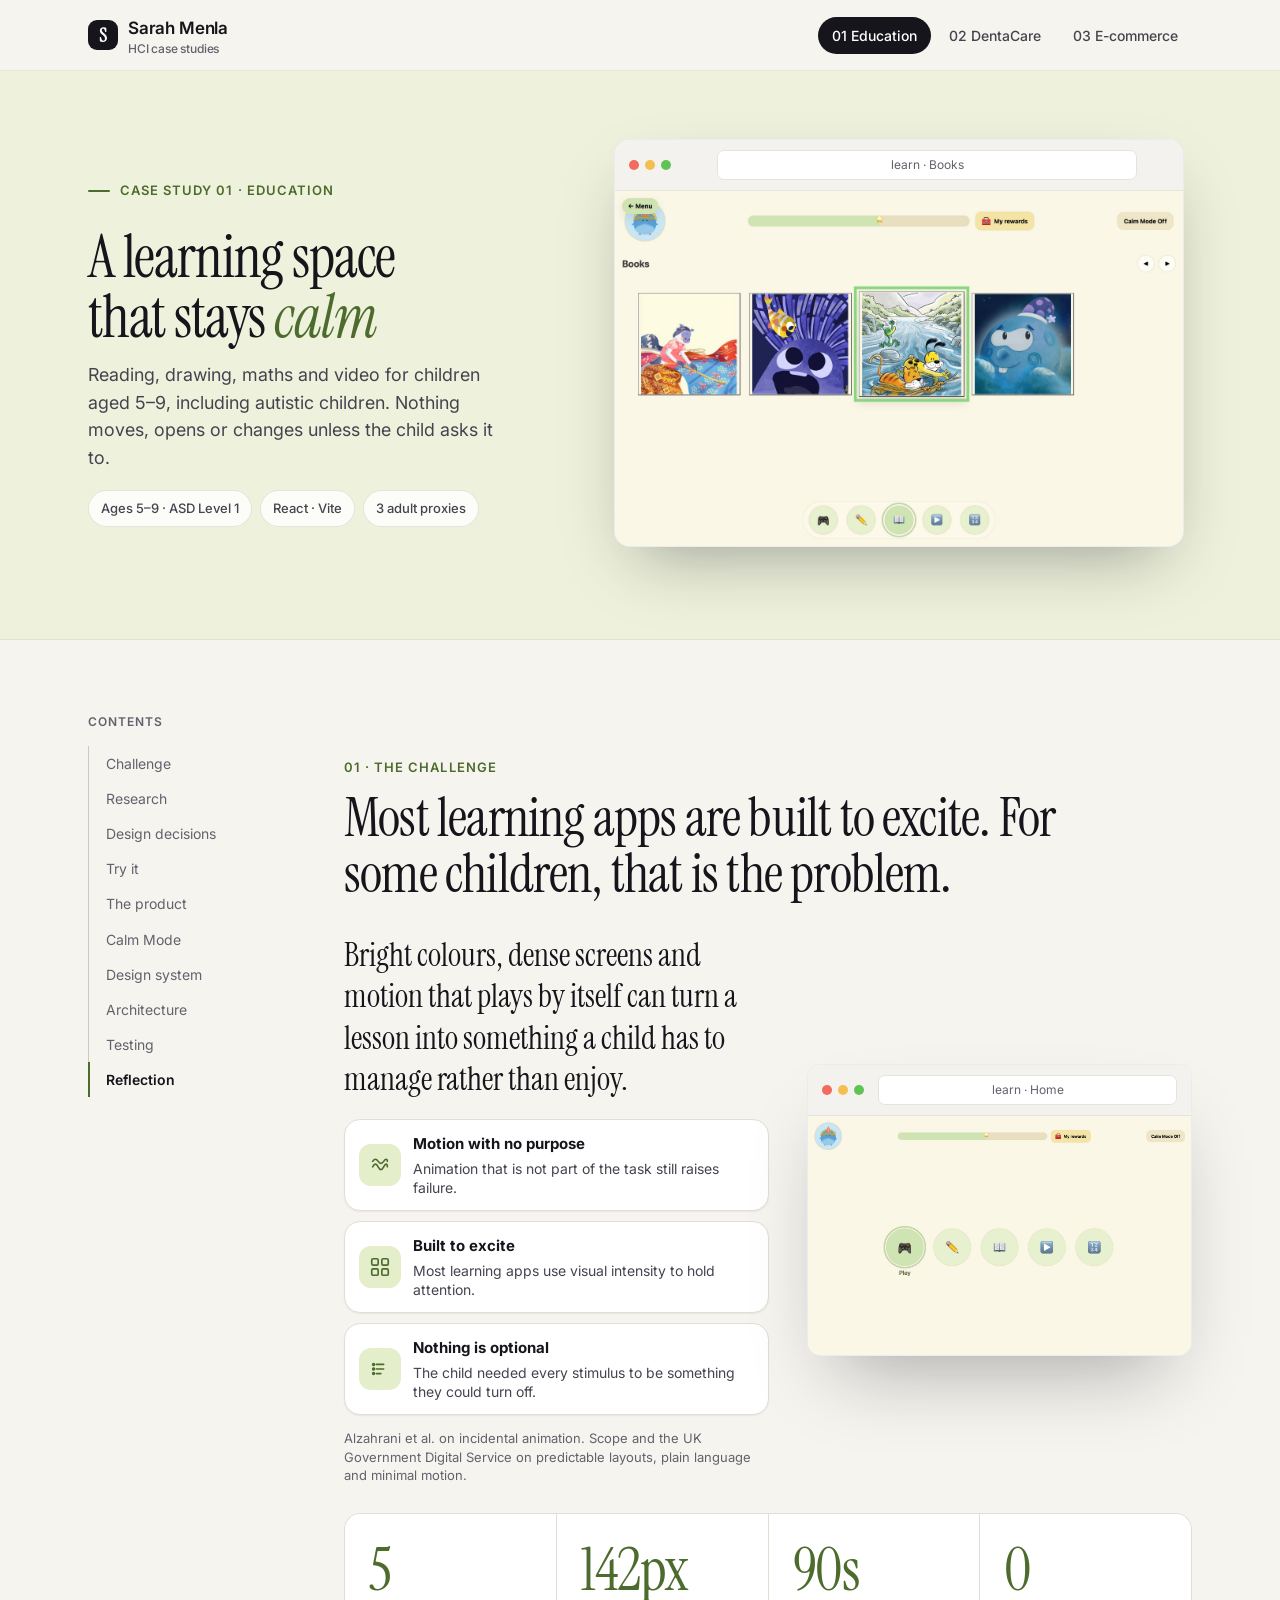
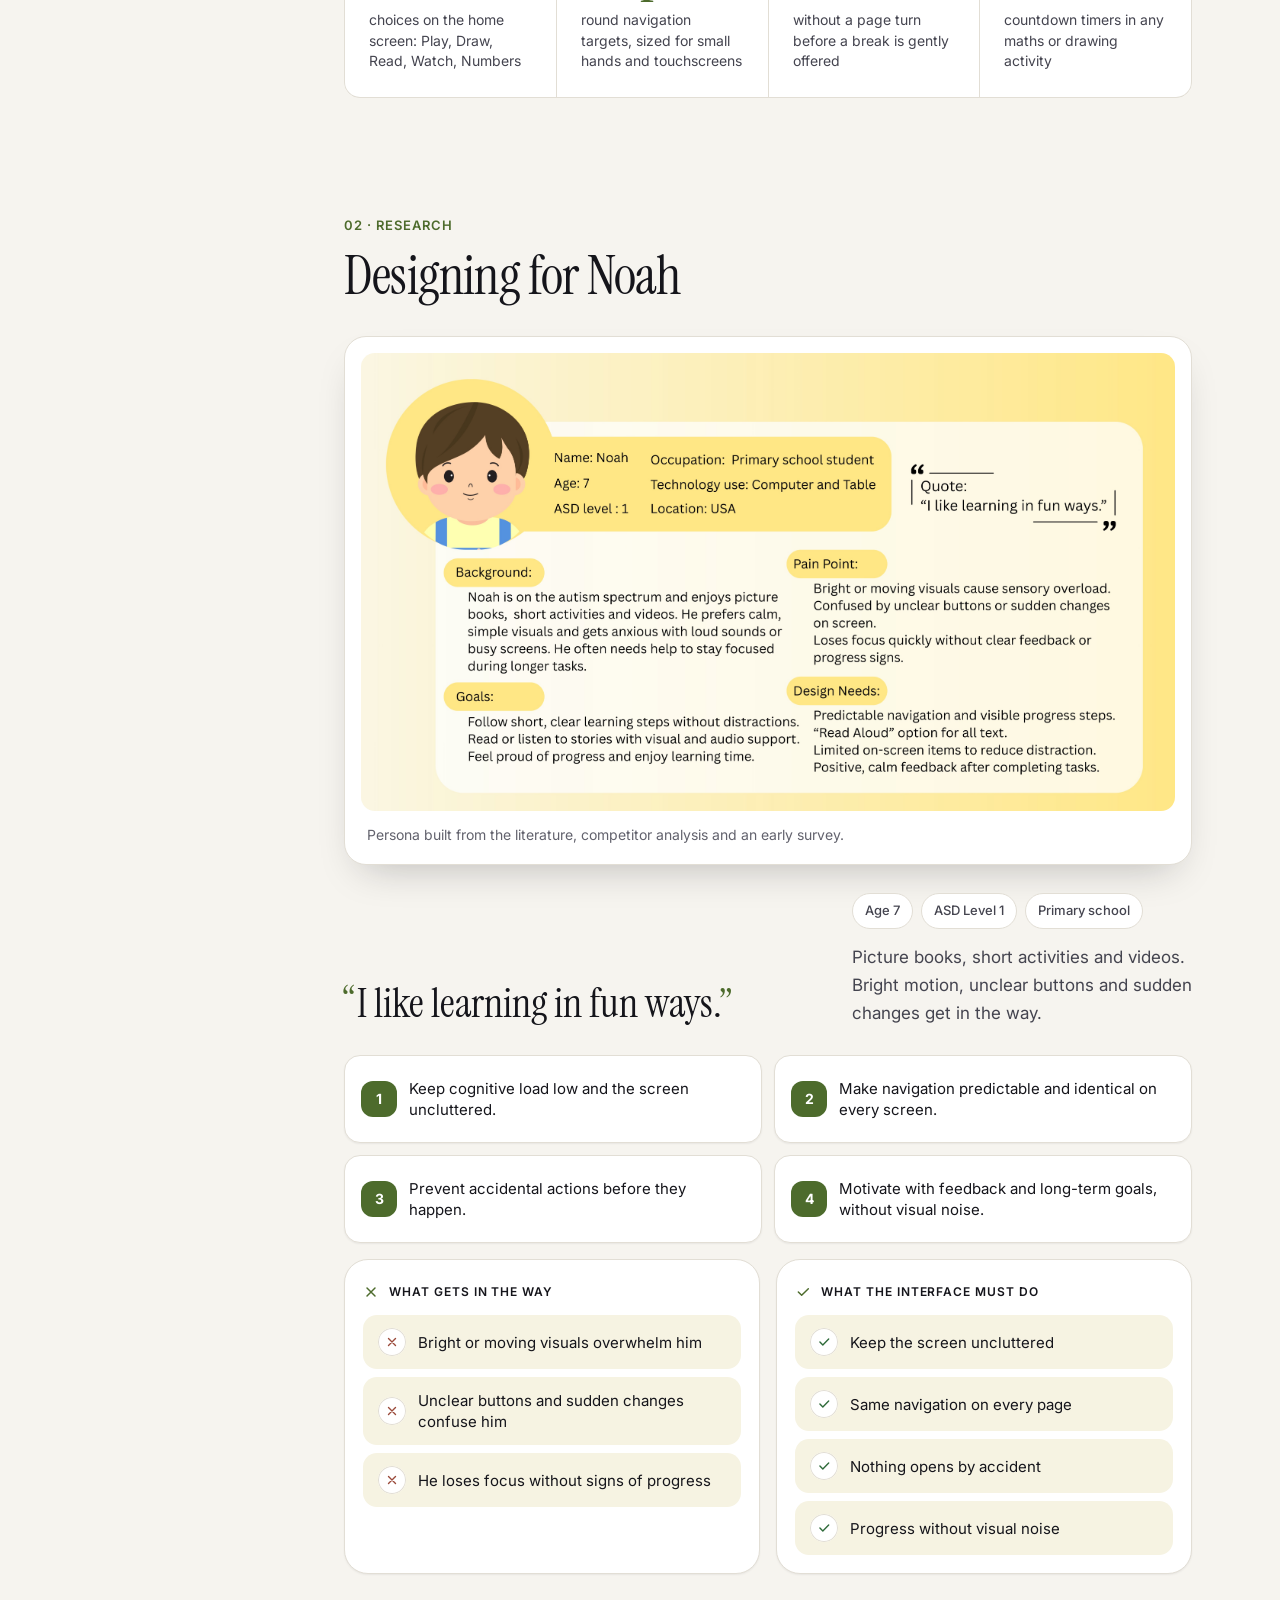
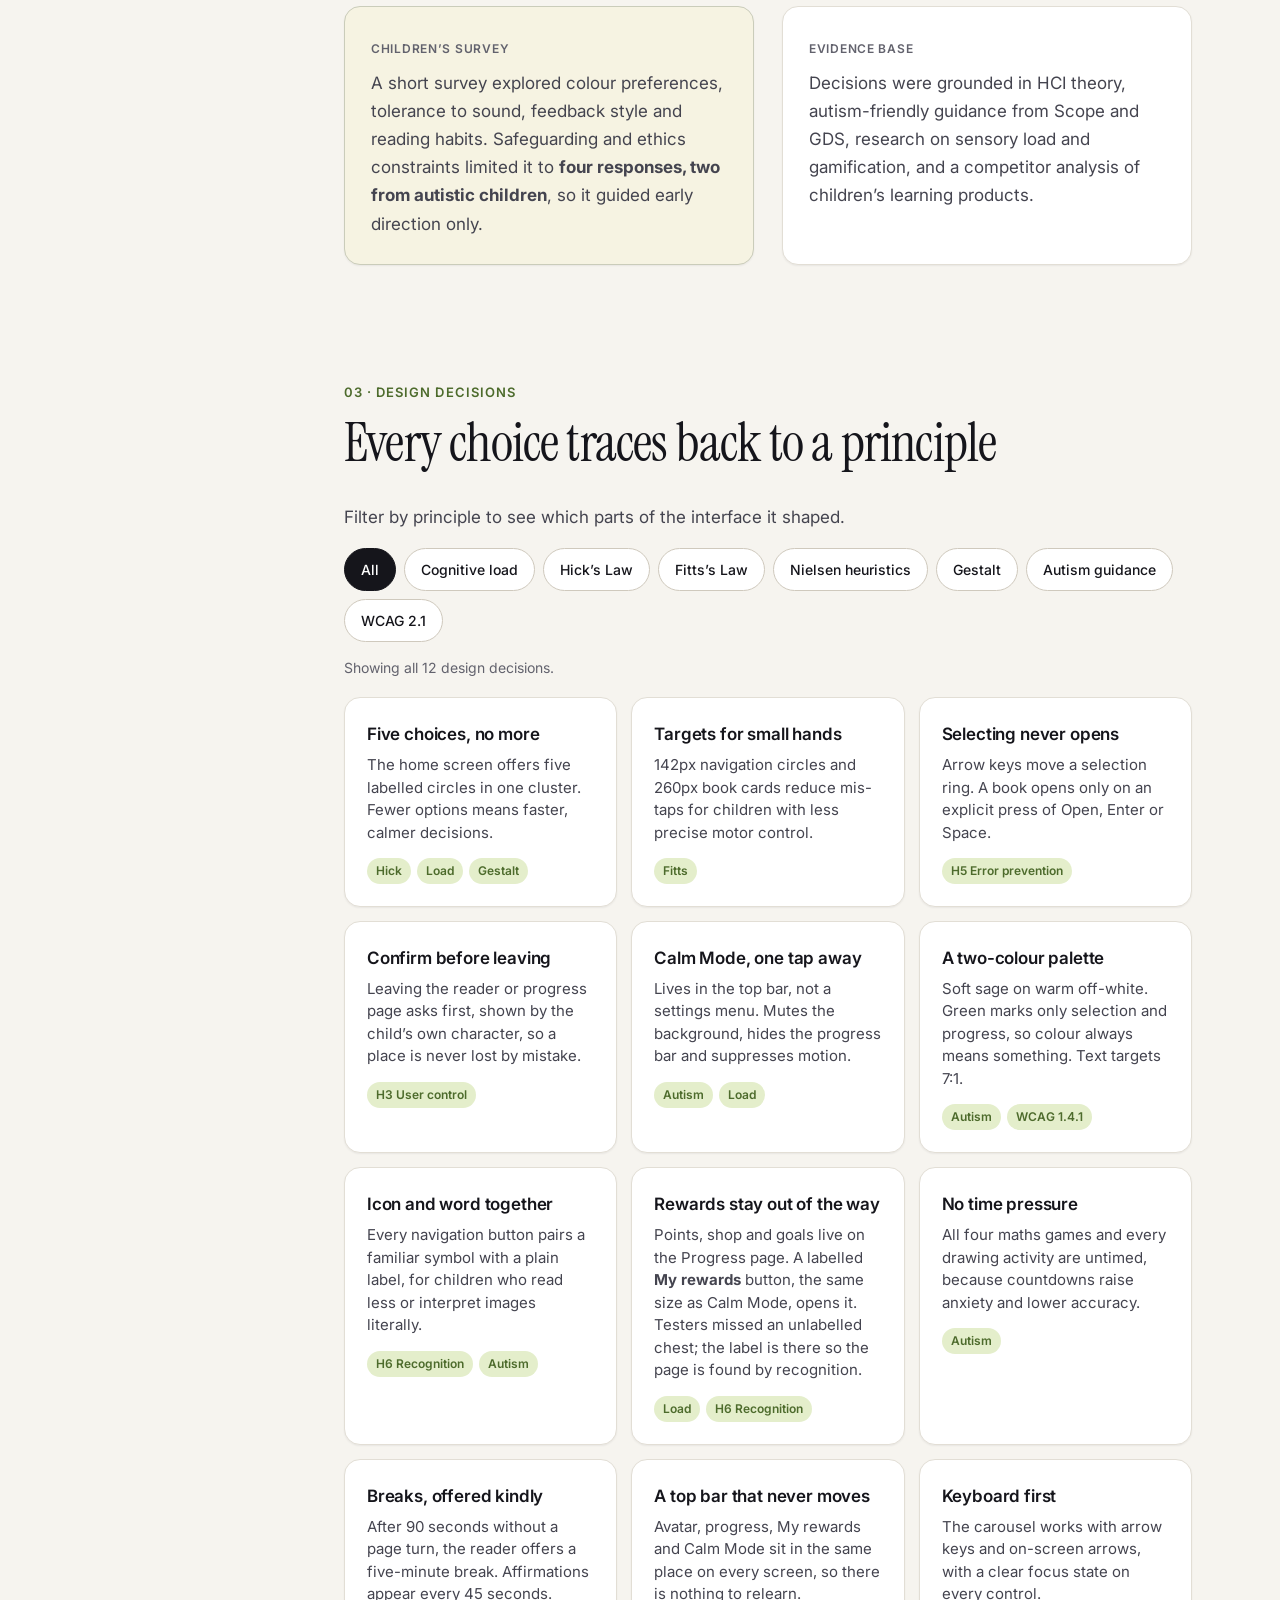
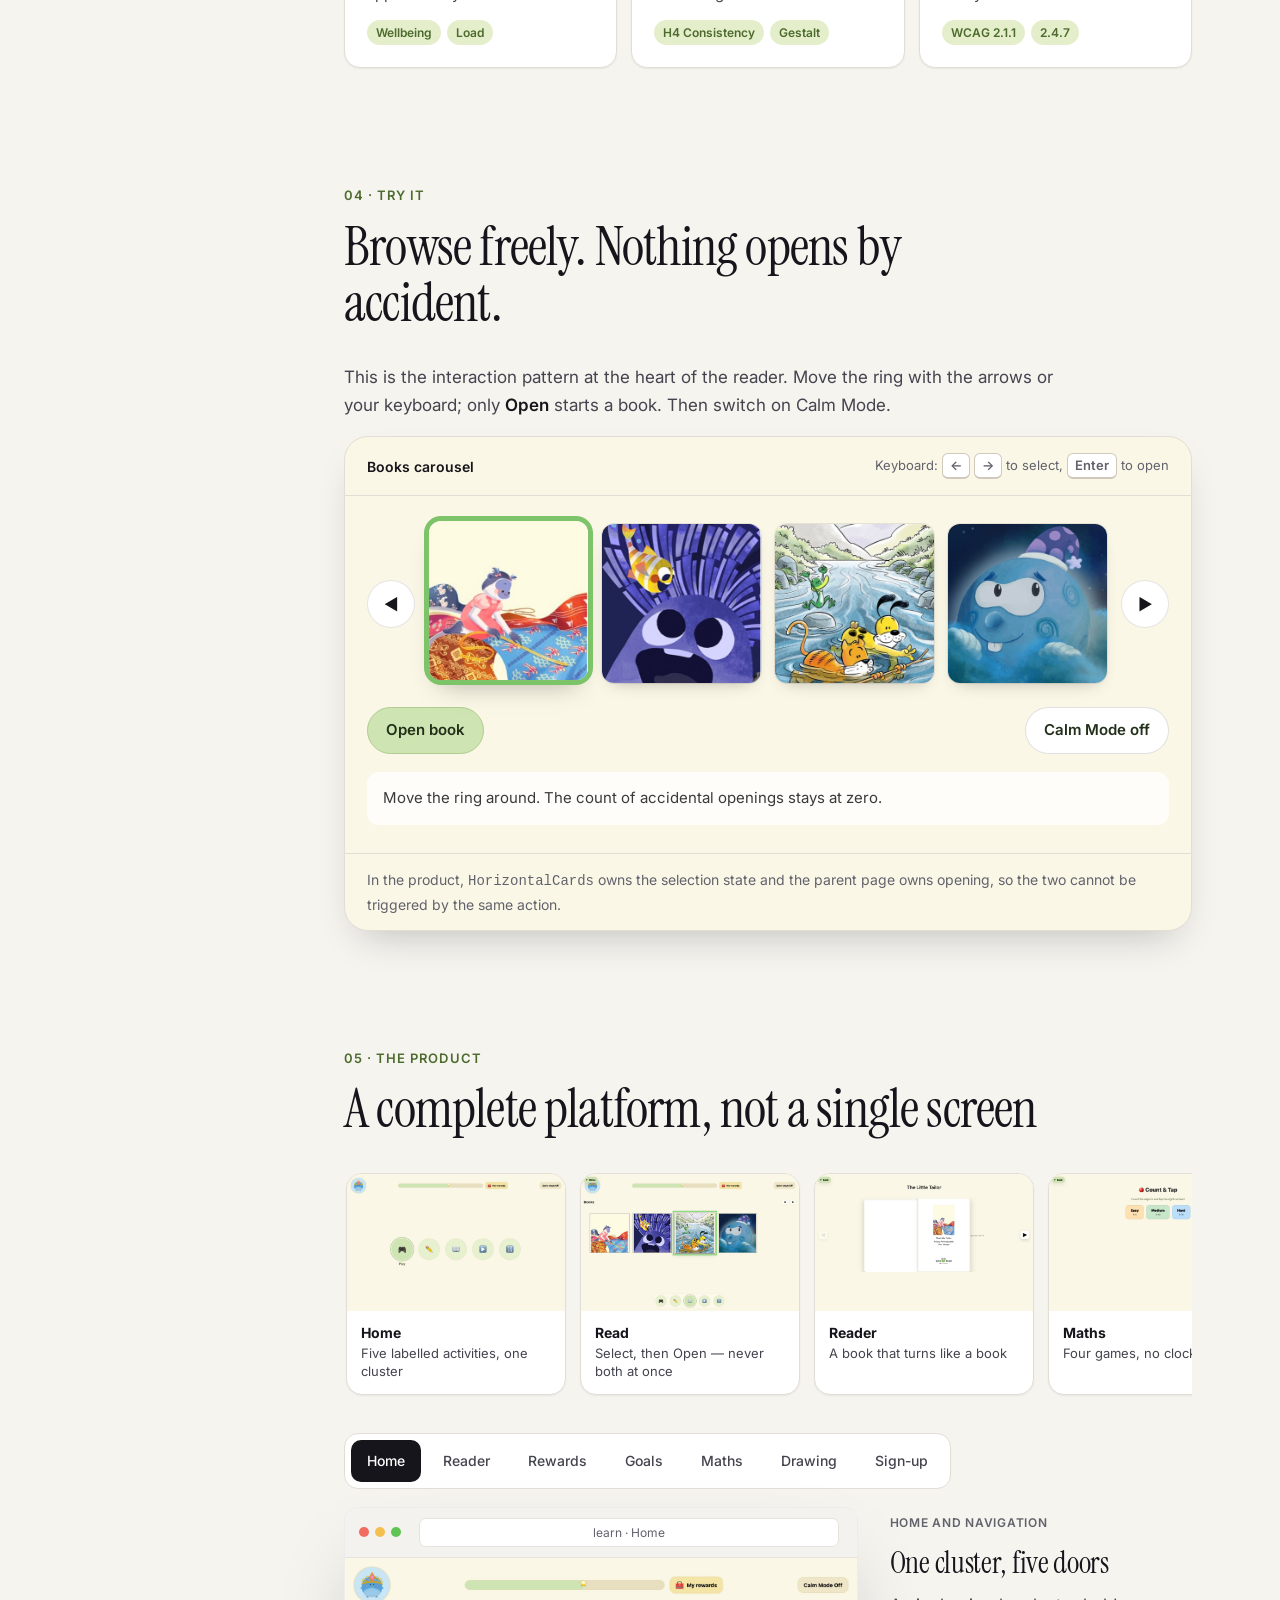
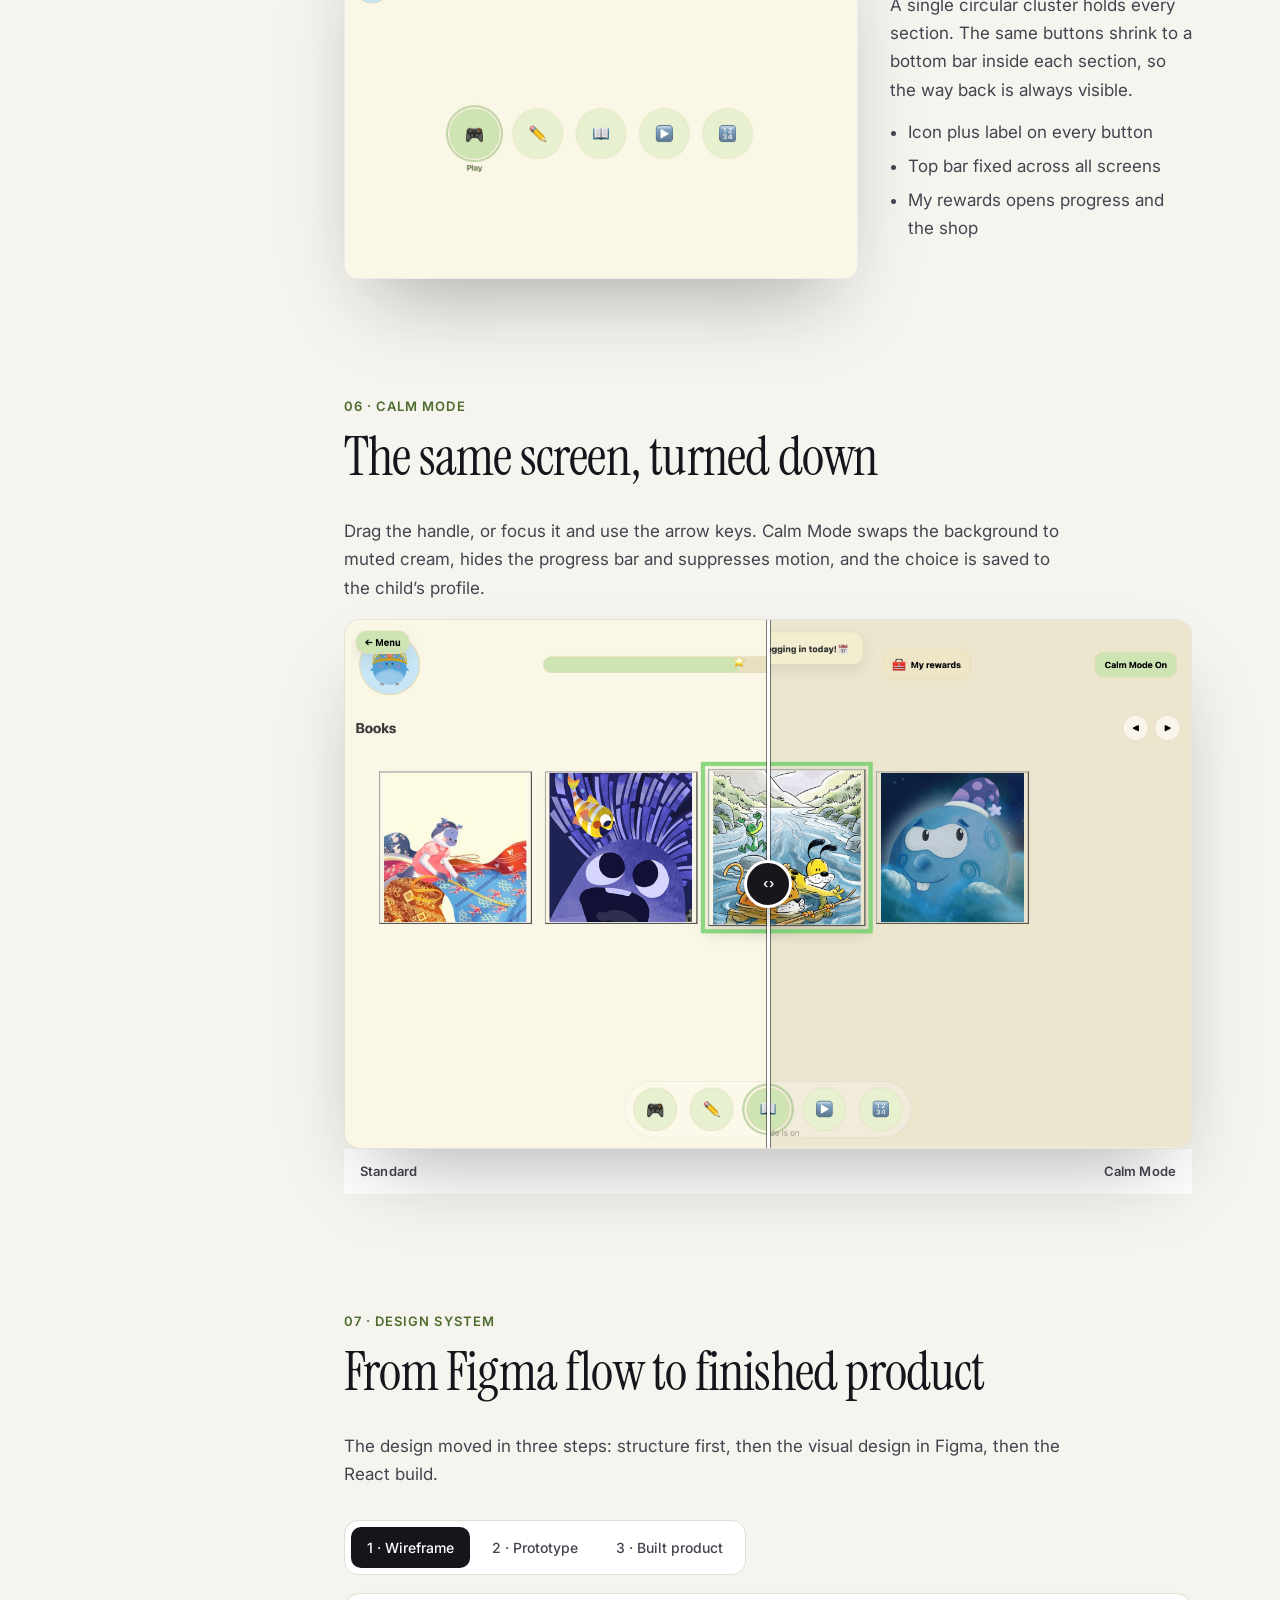
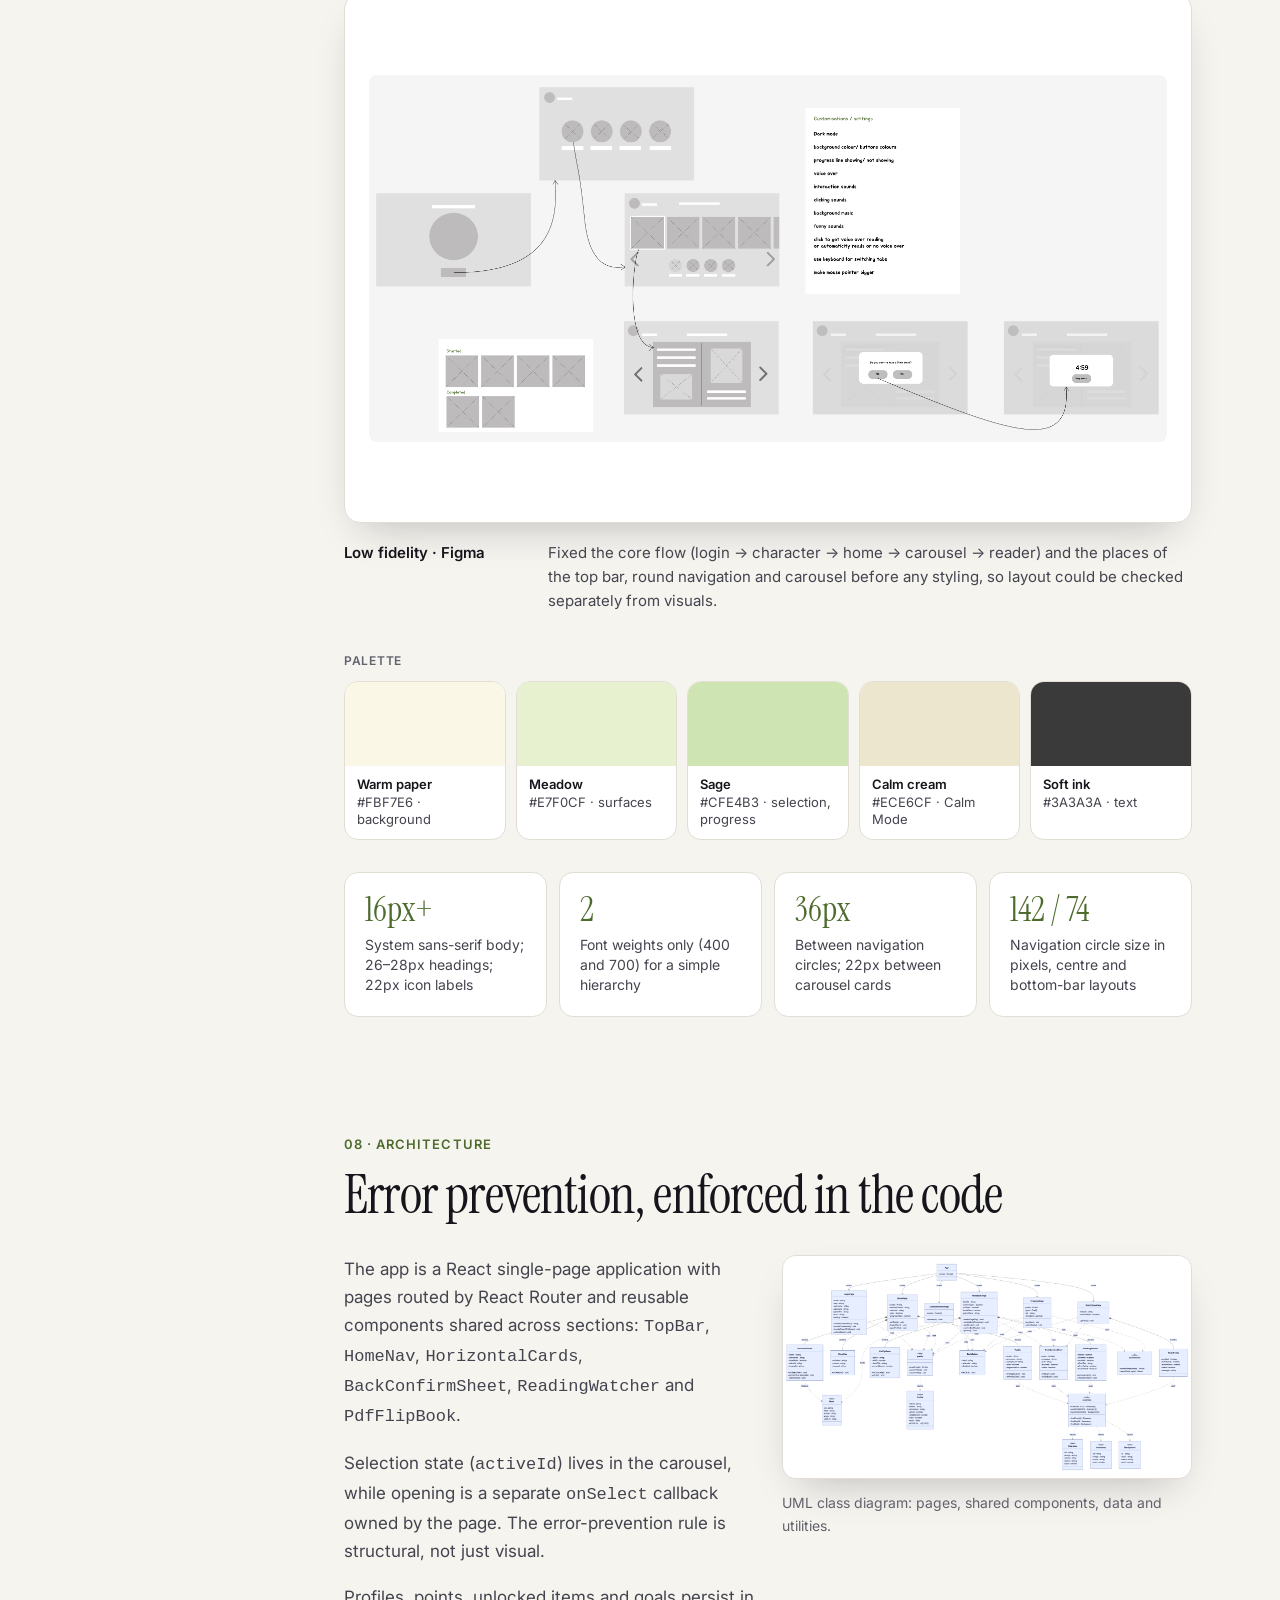
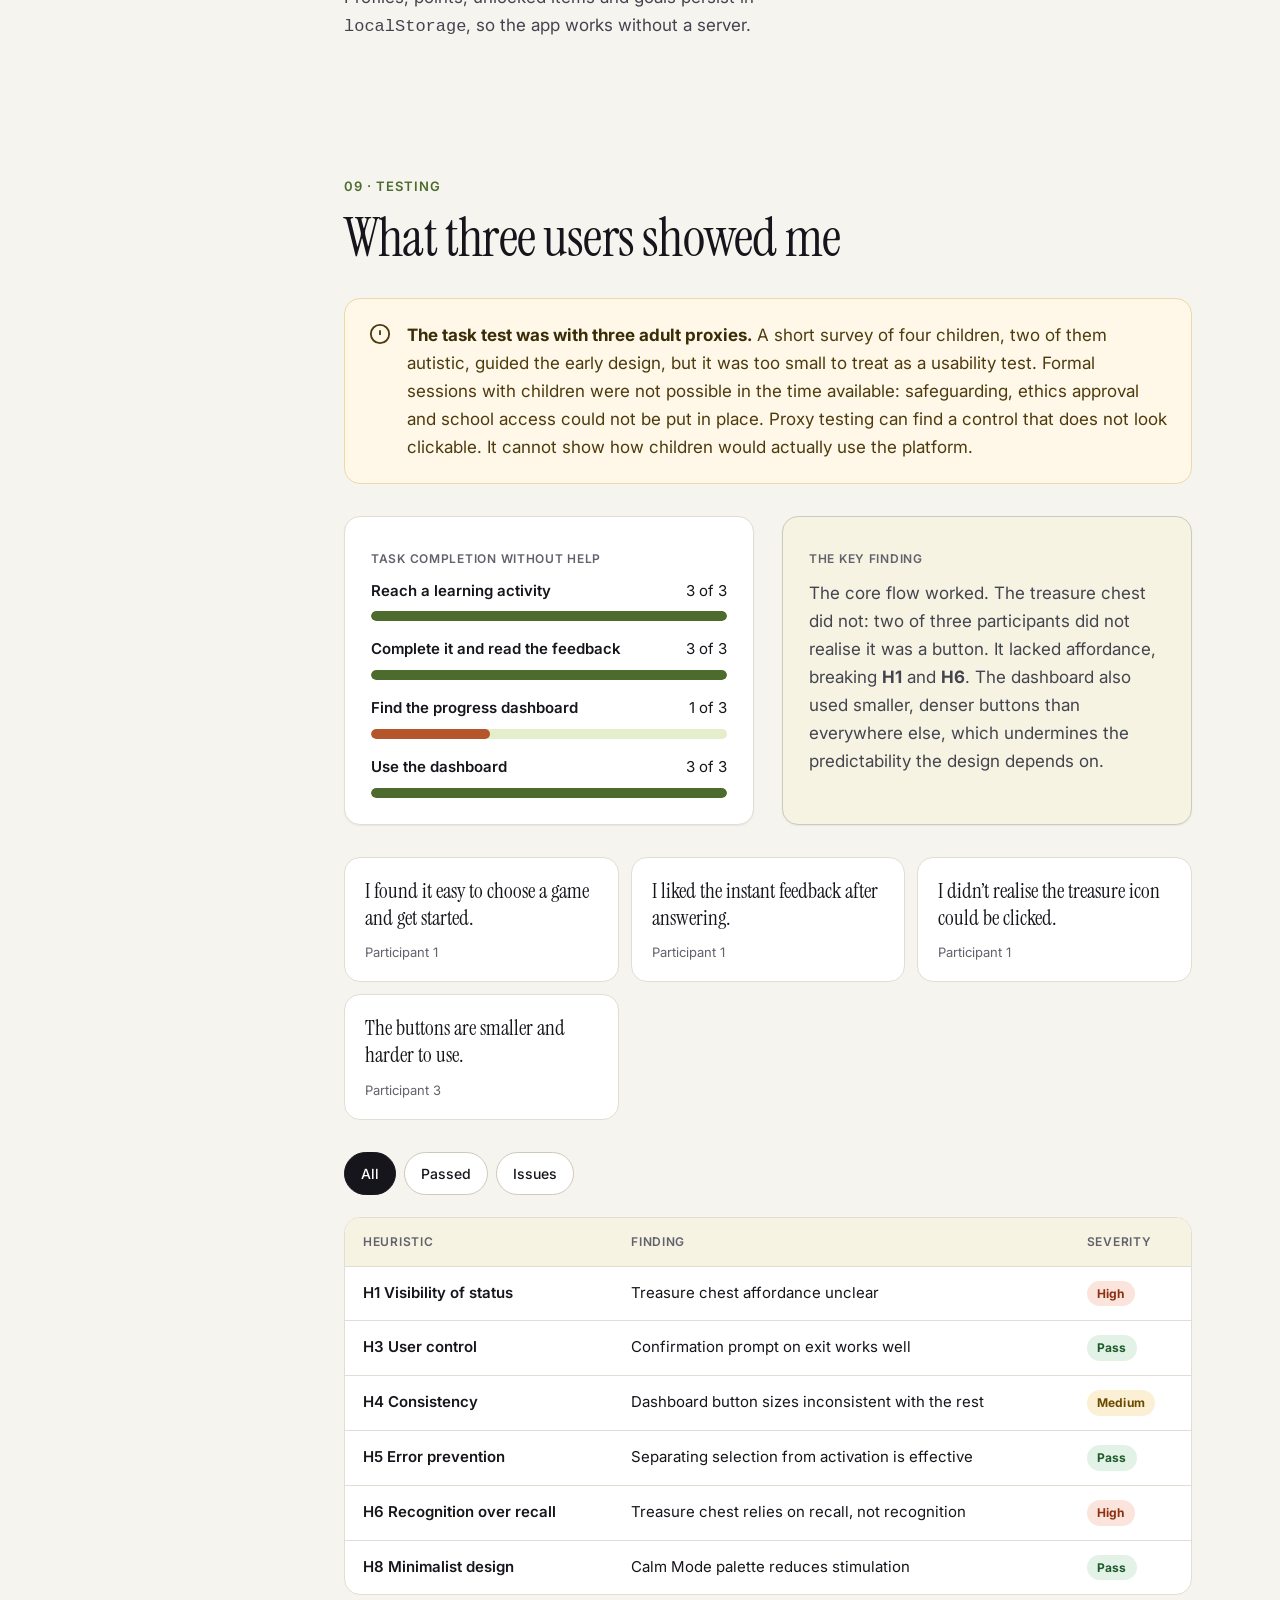
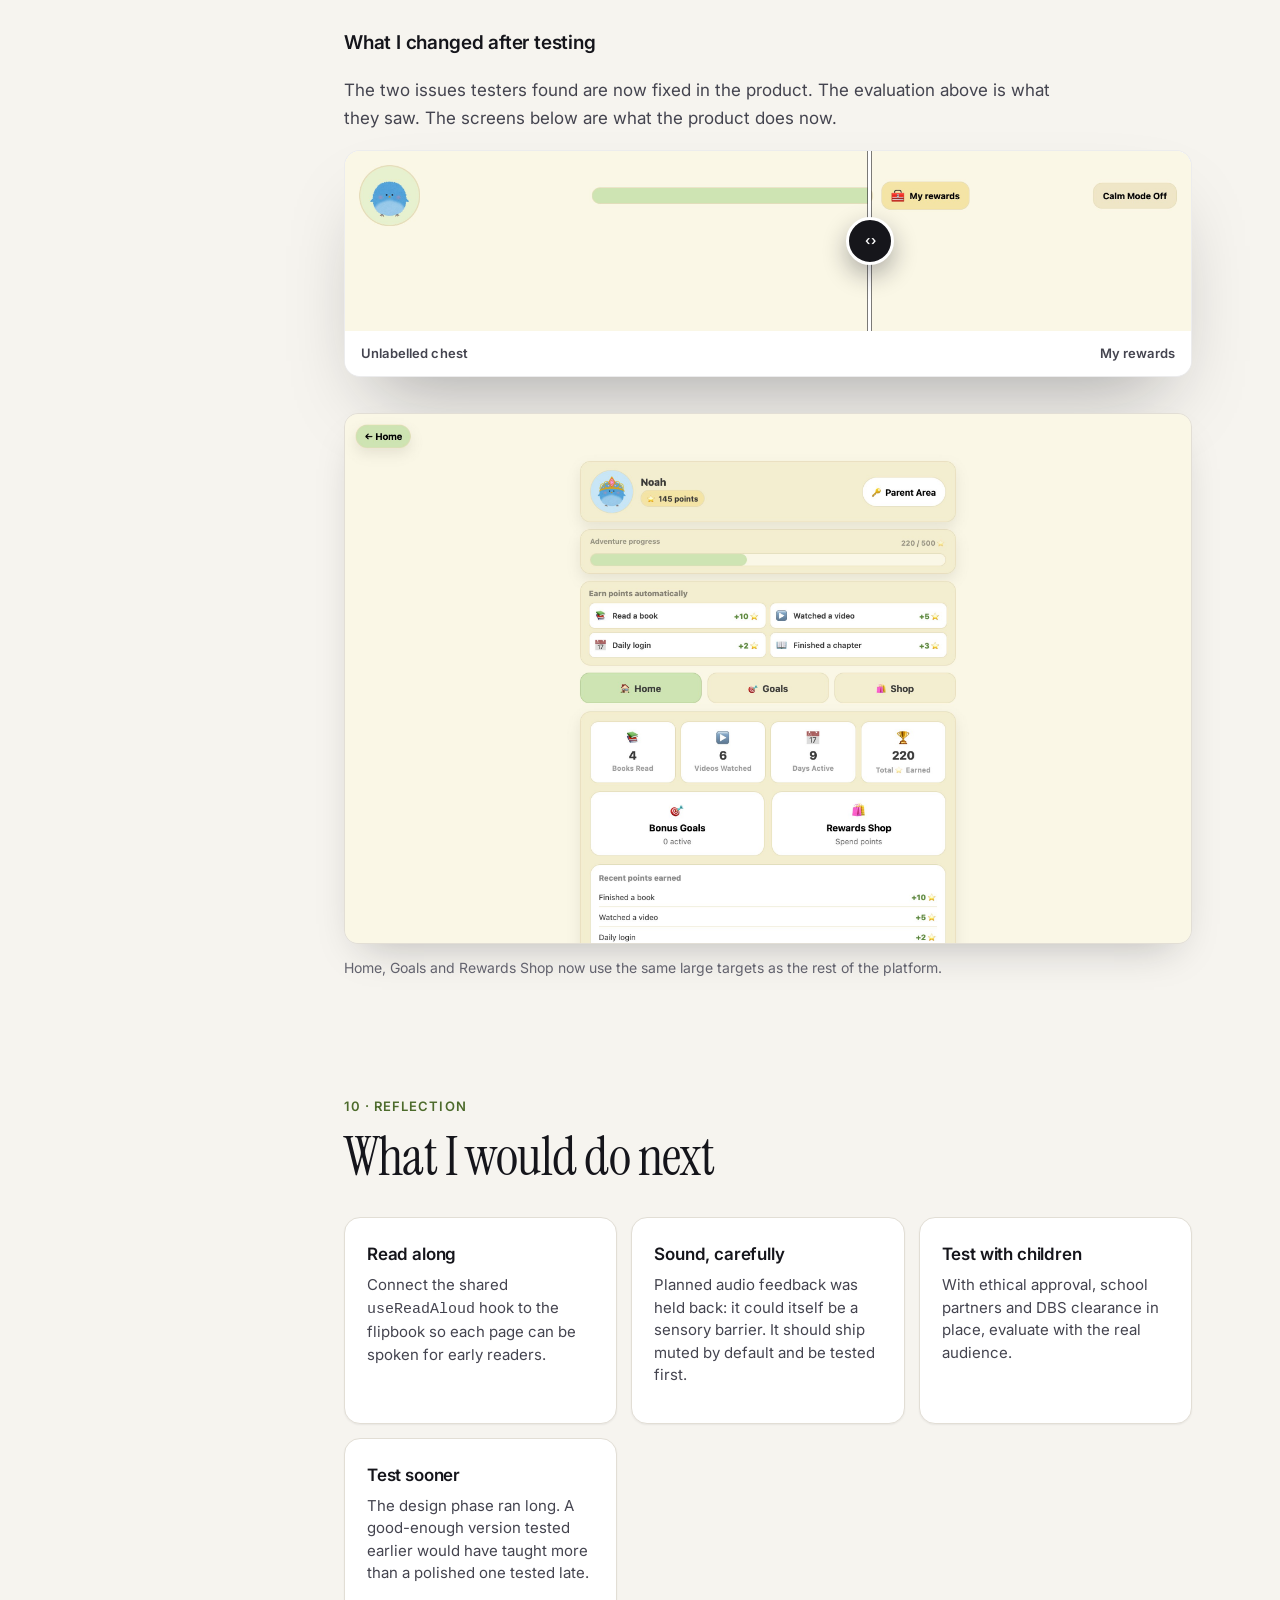
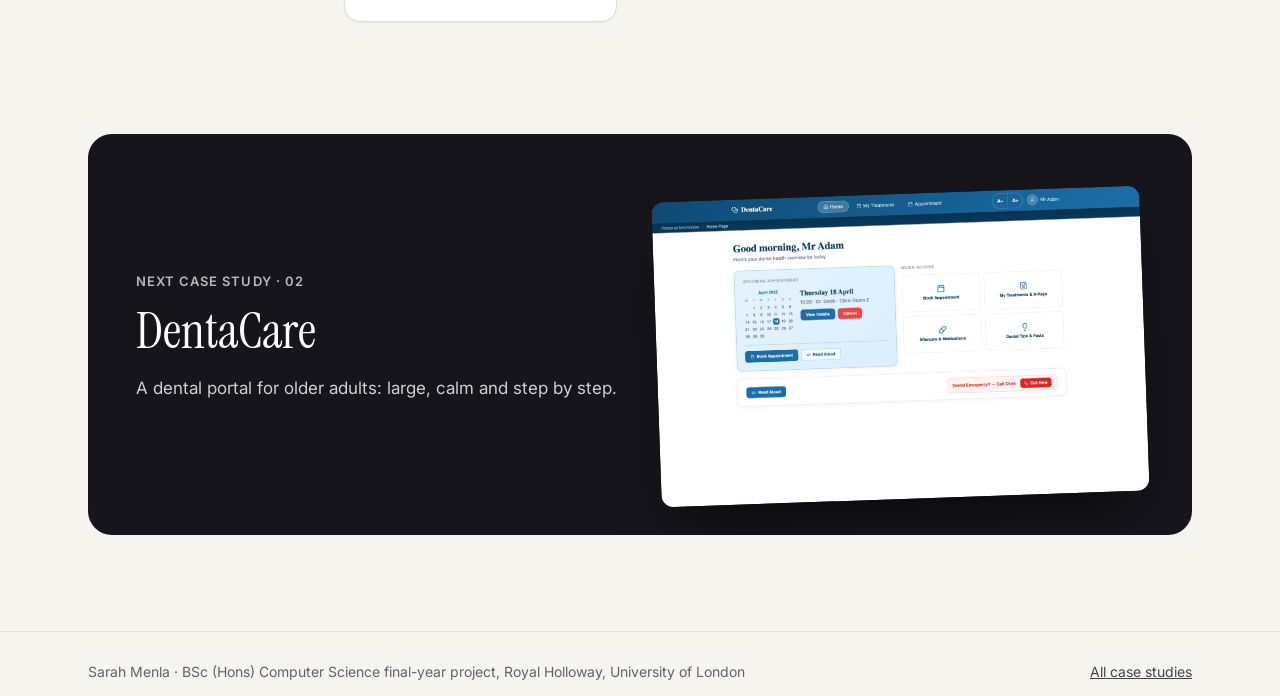
<file: learning-platform.html>
<!doctype html>
<html lang="en-GB" class="no-js">
<head>
  <meta charset="utf-8">
  <meta name="viewport" content="width=device-width, initial-scale=1">
  <title>A calm place to learn: Case study 01 · Sarah Menla</title>
  <meta name="description" content="Case study: a low-stimulation, gamified learning platform for children aged 5–9, including autistic children. Research, design decisions, product and evaluation.">
  <link rel="stylesheet" href="assets/css/site.css?v=see">
</head>
<body data-study="learning">
  <a class="skip-link" href="#main">Skip to case study</a>

  <header class="topbar">
    <div class="topbar__inner">
      <a class="brand" href="index.html"><span class="brand__mark" aria-hidden="true">S</span><span>Sarah Menla<small>HCI case studies</small></span></a>
      <nav aria-label="Case studies">
        <ul>
          <li><a href="learning-platform.html" aria-current="page">01 <span class="long">Education</span></a></li>
          <li><a href="dentacare.html">02 <span class="long">DentaCare</span></a></li>
          <li><a href="accessible-fashion.html">03 <span class="long">E-commerce</span></a></li>
        </ul>
      </nav>
    </div>
    <div class="progress" aria-hidden="true"></div>
  </header>

  <section class="hero" aria-labelledby="title">
    <div class="hero__inner hero__grid">
      <div>
        <p class="eyebrow">Case study 01 · Education</p>
        <h1 class="display" id="title">A learning space that stays <em>calm</em></h1>
        <p class="lede">Reading, drawing, maths and video for children aged 5–9, including autistic children. Nothing moves, opens or changes unless the child asks it to.</p>
        <ul class="hero__pills">
          <li>Ages 5–9 · ASD Level 1</li>
          <li>React · Vite</li>
          <li>3 adult proxies</li>
        </ul>
      </div>
      <div class="hero__stage">
        <div class="browser">
          <div class="browser__bar"><span class="browser__dots" aria-hidden="true"><i></i><i></i><i></i></span><span class="browser__url">learn · Books</span></div>
          <img src="assets/screens/i1-home-read.jpg" width="2880" height="1800" alt="The Read section: four large book covers in a horizontal carousel, one outlined by a green selection ring, with five round navigation buttons along the bottom and a Calm Mode button top right.">
        </div>
      </div>
    </div>
  </section>

  <div class="page">
    <nav class="toc" aria-label="On this page">
      <p>Contents</p>
      <ol>
        <li><a href="#challenge">Challenge</a></li>
        <li><a href="#research">Research</a></li>
        <li><a href="#decisions">Design decisions</a></li>
        <li><a href="#try">Try it</a></li>
        <li><a href="#product">The product</a></li>
        <li><a href="#calm">Calm Mode</a></li>
        <li><a href="#system">Design system</a></li>
        <li><a href="#build">Architecture</a></li>
        <li><a href="#testing">Testing</a></li>
        <li><a href="#reflection">Reflection</a></li>
      </ol>
    </nav>

    <main id="main">
      <section class="section" id="challenge" aria-labelledby="challenge-h">
        <div class="section__head reveal">
          <span class="section__num">01 · The challenge</span>
          <h2 id="challenge-h">Most learning apps are built to excite. For some children, that is the problem.</h2>
        </div>
        <div class="challenge reveal">
          <div>
            <p class="big">Bright colours, dense screens and motion that plays by itself can turn a lesson into something a child has to manage rather than enjoy.</p>
            <div class="pains">
              <div class="pain"><svg viewBox="0 0 24 24" fill="none" stroke="currentColor" stroke-width="1.8" stroke-linecap="round" aria-hidden="true"><path d="M4 14c2-4 4-4 6 0s4 4 6 0 4-4 4 0"/><path d="M4 8c2-3 4-3 6 0s4 3 6 0 4-3 4 0"/></svg><div><b>Motion with no purpose</b><span>Animation that is not part of the task still raises failure.</span></div></div>
              <div class="pain"><svg viewBox="0 0 24 24" fill="none" stroke="currentColor" stroke-width="1.8" stroke-linecap="round" aria-hidden="true"><rect x="3" y="3" width="7" height="7" rx="1.5"/><rect x="14" y="3" width="7" height="7" rx="1.5"/><rect x="3" y="14" width="7" height="7" rx="1.5"/><rect x="14" y="14" width="7" height="7" rx="1.5"/></svg><div><b>Built to excite</b><span>Most learning apps use visual intensity to hold attention.</span></div></div>
              <div class="pain"><svg viewBox="0 0 24 24" fill="none" stroke="currentColor" stroke-width="1.8" stroke-linecap="round" stroke-linejoin="round" aria-hidden="true"><path d="M8 7h8M8 12h8M8 17h5"/><circle cx="5" cy="7" r="1"/><circle cx="5" cy="12" r="1"/><circle cx="5" cy="17" r="1"/></svg><div><b>Nothing is optional</b><span>The child needed every stimulus to be something they could turn off.</span></div></div>
            </div>
            <p class="source">Alzahrani et al. on incidental animation. Scope and the UK Government Digital Service on predictable layouts, plain language and minimal motion.</p>
          </div>
          <div class="browser">
            <div class="browser__bar"><span class="browser__dots" aria-hidden="true"><i></i><i></i><i></i></span><span class="browser__url">learn · Home</span></div>
            <img src="assets/screens/i1-home.jpg" width="2880" height="1800" alt="The calm home screen: avatar, progress bar, My rewards, Calm Mode, and five large round activity buttons.">
          </div>
        </div>
        <div class="stats reveal" role="list">
          <div class="stat" role="listitem"><b>5</b><span>choices on the home screen: Play, Draw, Read, Watch, Numbers</span></div>
          <div class="stat" role="listitem"><b>142px</b><span>round navigation targets, sized for small hands and touchscreens</span></div>
          <div class="stat" role="listitem"><b>90s</b><span>without a page turn before a break is gently offered</span></div>
          <div class="stat" role="listitem"><b>0</b><span>countdown timers in any maths or drawing activity</span></div>
        </div>
      </section>

      <section class="section" id="research" aria-labelledby="research-h">
        <div class="section__head reveal">
          <span class="section__num">02 · Research</span>
          <h2 id="research-h">Designing for Noah</h2>
        </div>
        <div class="persona reveal">
          <figure class="persona__sheet">
            <img src="assets/docs/persona-noah.jpg" data-zoom loading="lazy" alt="Persona card for Noah, age 7, ASD Level 1, primary school student. Quote: I like learning in fun ways. Pain points: bright or moving visuals cause sensory overload; confused by unclear buttons or sudden changes; loses focus without clear feedback or progress signs.">
            <figcaption>Persona built from the literature, competitor analysis and an early survey.</figcaption>
          </figure>
          <div class="persona__lead">
            <p class="quote">I like learning in fun ways.</p>
            <div>
              <ul class="chips" aria-label="About Noah">
                <li>Age 7</li>
                <li>ASD Level 1</li>
                <li>Primary school</li>
              </ul>
              <p>Picture books, short activities and videos. Bright motion, unclear buttons and sudden changes get in the way.</p>
            </div>
          </div>
          <ol class="needs">
            <li data-n="1">Keep cognitive load low and the screen uncluttered.</li>
            <li data-n="2">Make navigation predictable and identical on every screen.</li>
            <li data-n="3">Prevent accidental actions before they happen.</li>
            <li data-n="4">Motivate with feedback and long-term goals, without visual noise.</li>
          </ol>
        </div>
        <div class="voices reveal">
          <div>
            <p class="voices__label"><svg width="16" height="16" viewBox="0 0 24 24" fill="none" stroke="currentColor" stroke-width="2.2" stroke-linecap="round" aria-hidden="true"><path d="M6 6l12 12M18 6L6 18"/></svg>What gets in the way</p>
            <ul>
              <li>Bright or moving visuals overwhelm him</li>
              <li>Unclear buttons and sudden changes confuse him</li>
              <li>He loses focus without signs of progress</li>
            </ul>
          </div>
          <div>
            <p class="voices__label"><svg width="16" height="16" viewBox="0 0 24 24" fill="none" stroke="currentColor" stroke-width="2.2" stroke-linecap="round" stroke-linejoin="round" aria-hidden="true"><path d="M5 12l5 5L20 7"/></svg>What the interface must do</p>
            <ul>
              <li>Keep the screen uncluttered</li>
              <li>Same navigation on every page</li>
              <li>Nothing opens by accident</li>
              <li>Progress without visual noise</li>
            </ul>
          </div>
        </div>
        <div class="split wide reveal">
          <div class="card card--tint">
            <span class="label">Children’s survey</span>
            <p>A short survey explored colour preferences, tolerance to sound, feedback style and reading habits. Safeguarding and ethics constraints limited it to <strong>four responses, two from autistic children</strong>, so it guided early direction only.</p>
          </div>
          <div class="card">
            <span class="label">Evidence base</span>
            <p>Decisions were grounded in HCI theory, autism-friendly guidance from Scope and GDS, research on sensory load and gamification, and a competitor analysis of children’s learning products.</p>
          </div>
        </div>
      </section>

      <section class="section" id="decisions" aria-labelledby="decisions-h" data-theory>
        <div class="section__head reveal">
          <span class="section__num">03 · Design decisions</span>
          <h2 id="decisions-h">Every choice traces back to a principle</h2>
        </div>
        <p class="prose reveal">Filter by principle to see which parts of the interface it shaped.</p>
        <div class="filters reveal" role="group" aria-label="Filter decisions by principle">
          <button class="filter" type="button" data-key="all" aria-pressed="true">All</button>
          <button class="filter" type="button" data-key="load">Cognitive load</button>
          <button class="filter" type="button" data-key="hick">Hick’s Law</button>
          <button class="filter" type="button" data-key="fitts">Fitts’s Law</button>
          <button class="filter" type="button" data-key="nielsen">Nielsen heuristics</button>
          <button class="filter" type="button" data-key="gestalt">Gestalt</button>
          <button class="filter" type="button" data-key="autism">Autism guidance</button>
          <button class="filter" type="button" data-key="wcag">WCAG 2.1</button>
        </div>
        <p class="filter-status" role="status"></p>
        <div class="decisions">
          <article class="decision" data-tags="hick load gestalt"><h3>Five choices, no more</h3><p>The home screen offers five labelled circles in one cluster. Fewer options means faster, calmer decisions.</p><div class="tags"><span>Hick</span><span>Load</span><span>Gestalt</span></div></article>
          <article class="decision" data-tags="fitts"><h3>Targets for small hands</h3><p>142px navigation circles and 260px book cards reduce mis-taps for children with less precise motor control.</p><div class="tags"><span>Fitts</span></div></article>
          <article class="decision" data-tags="nielsen"><h3>Selecting never opens</h3><p>Arrow keys move a selection ring. A book opens only on an explicit press of Open, Enter or Space.</p><div class="tags"><span>H5 Error prevention</span></div></article>
          <article class="decision" data-tags="nielsen"><h3>Confirm before leaving</h3><p>Leaving the reader or progress page asks first, shown by the child’s own character, so a place is never lost by mistake.</p><div class="tags"><span>H3 User control</span></div></article>
          <article class="decision" data-tags="autism load"><h3>Calm Mode, one tap away</h3><p>Lives in the top bar, not a settings menu. Mutes the background, hides the progress bar and suppresses motion.</p><div class="tags"><span>Autism</span><span>Load</span></div></article>
          <article class="decision" data-tags="autism wcag"><h3>A two-colour palette</h3><p>Soft sage on warm off-white. Green marks only selection and progress, so colour always means something. Text targets 7:1.</p><div class="tags"><span>Autism</span><span>WCAG 1.4.1</span></div></article>
          <article class="decision" data-tags="nielsen autism"><h3>Icon and word together</h3><p>Every navigation button pairs a familiar symbol with a plain label, for children who read less or interpret images literally.</p><div class="tags"><span>H6 Recognition</span><span>Autism</span></div></article>
          <article class="decision" data-tags="load nielsen"><h3>Rewards stay out of the way</h3><p>Points, shop and goals live on the Progress page. A labelled <strong>My rewards</strong> button, the same size as Calm Mode, opens it. Testers missed an unlabelled chest; the label is there so the page is found by recognition.</p><div class="tags"><span>Load</span><span>H6 Recognition</span></div></article>
          <article class="decision" data-tags="autism"><h3>No time pressure</h3><p>All four maths games and every drawing activity are untimed, because countdowns raise anxiety and lower accuracy.</p><div class="tags"><span>Autism</span></div></article>
          <article class="decision" data-tags="autism load"><h3>Breaks, offered kindly</h3><p>After 90 seconds without a page turn, the reader offers a five-minute break. Affirmations appear every 45 seconds.</p><div class="tags"><span>Wellbeing</span><span>Load</span></div></article>
          <article class="decision" data-tags="nielsen gestalt"><h3>A top bar that never moves</h3><p>Avatar, progress, My rewards and Calm Mode sit in the same place on every screen, so there is nothing to relearn.</p><div class="tags"><span>H4 Consistency</span><span>Gestalt</span></div></article>
          <article class="decision" data-tags="wcag"><h3>Keyboard first</h3><p>The carousel works with arrow keys and on-screen arrows, with a clear focus state on every control.</p><div class="tags"><span>WCAG 2.1.1</span><span>2.4.7</span></div></article>
        </div>
      </section>

      <section class="section" id="try" aria-labelledby="try-h">
        <div class="section__head reveal">
          <span class="section__num">04 · Try it</span>
          <h2 id="try-h">Browse freely. Nothing opens by accident.</h2>
        </div>
        <p class="prose reveal">This is the interaction pattern at the heart of the reader. Move the ring with the arrows or your keyboard; only <strong>Open</strong> starts a book. Then switch on Calm Mode.</p>
        <div class="demo cdemo reveal" id="carousel-demo">
          <div class="demo__head"><strong>Books carousel</strong><span>Keyboard: <span class="kbd">←</span> <span class="kbd">→</span> to select, <span class="kbd">Enter</span> to open</span></div>
          <div class="demo__body">
            <div class="cdemo__row">
              <button class="cdemo__arrow" type="button" data-prev aria-label="Select previous book">◀</button>
              <div class="cdemo__track" role="listbox" aria-label="Books" aria-orientation="horizontal">
                <button class="cdemo__card" type="button" role="option" data-title="The Little Tailor"><img src="assets/demo/the-little-tailor.jpg" alt="The Little Tailor"></button>
                <button class="cdemo__card" type="button" role="option" data-title="Don’t Come Closer"><img src="assets/demo/dont-come-closer.jpg" alt="Don’t Come Closer"></button>
                <button class="cdemo__card" type="button" role="option" data-title="Cat and Dog Learn Every Day"><img src="assets/demo/cat-and-dog-learn-every-day.jpg" alt="Cat and Dog Learn Every Day"></button>
                <button class="cdemo__card" type="button" role="option" data-title="The Shy Moon"><img src="assets/demo/the-shy-moon.jpg" alt="The Shy Moon"></button>
              </div>
              <button class="cdemo__arrow" type="button" data-next aria-label="Select next book">▶</button>
            </div>
            <div class="cdemo__bar">
              <button class="btn" type="button" data-open>Open book</button>
              <button class="btn btn--ghost" type="button" data-calm aria-pressed="false">Calm Mode off</button>
            </div>
            <p class="cdemo__log" aria-hidden="true">Move the ring around. The count of accidental openings stays at zero.</p>
            <p class="cdemo__live sr-only" role="status" aria-live="polite"></p>
          </div>
          <p class="demo__hint">In the product, <code>HorizontalCards</code> owns the selection state and the parent page owns opening, so the two cannot be triggered by the same action.</p>
        </div>
      </section>

      <section class="section" id="product" aria-labelledby="product-h">
        <div class="section__head reveal">
          <span class="section__num">05 · The product</span>
          <h2 id="product-h">A complete platform, not a single screen</h2>
        </div>
        <div class="reel reveal" tabindex="0" aria-label="Screens from the learning platform. Scroll sideways.">
          <figure><img src="assets/screens/i1-home.jpg" data-zoom loading="lazy" alt="Home: five large round buttons for Play, Draw, Read, Watch and Numbers."><figcaption><b>Home</b>Five labelled activities, one cluster</figcaption></figure>
          <figure><img src="assets/screens/i1-home-read.jpg" data-zoom loading="lazy" alt="Read section: book covers in a carousel with a selection ring and an Open control."><figcaption><b>Read</b>Select, then Open — never both at once</figcaption></figure>
          <figure><img src="assets/screens/i1-reader.jpg" data-zoom loading="lazy" alt="Two-page book reader with large previous and next arrows."><figcaption><b>Reader</b>A book that turns like a book</figcaption></figure>
          <figure><img src="assets/screens/i1-counting.jpg" data-zoom loading="lazy" alt="Count and Tap maths game with large answers and no timer."><figcaption><b>Maths</b>Four games, no clock</figcaption></figure>
          <figure><img src="assets/screens/i1-shop.jpg" data-zoom loading="lazy" alt="Rewards shop of characters the child can buy with points."><figcaption><b>Rewards</b>Points the child owns</figcaption></figure>
          <figure><img src="assets/screens/i1-home-calm.jpg" data-zoom loading="lazy" alt="The same home screen in Calm Mode, with a muted background."><figcaption><b>Calm Mode</b>One tap, always in the same place</figcaption></figure>
        </div>
        <div class="tabs reveal" data-tabs>
          <div class="tablist" role="tablist" aria-label="Product screens">
            <button class="tab" role="tab" id="t-home" aria-controls="p-home" aria-selected="true">Home</button>
            <button class="tab" role="tab" id="t-read" aria-controls="p-read" aria-selected="false" tabindex="-1">Reader</button>
            <button class="tab" role="tab" id="t-shop" aria-controls="p-shop" aria-selected="false" tabindex="-1">Rewards</button>
            <button class="tab" role="tab" id="t-goals" aria-controls="p-goals" aria-selected="false" tabindex="-1">Goals</button>
            <button class="tab" role="tab" id="t-play" aria-controls="p-play" aria-selected="false" tabindex="-1">Maths</button>
            <button class="tab" role="tab" id="t-draw" aria-controls="p-draw" aria-selected="false" tabindex="-1">Drawing</button>
            <button class="tab" role="tab" id="t-signup" aria-controls="p-signup" aria-selected="false" tabindex="-1">Sign-up</button>
          </div>

          <div class="tabpanel" role="tabpanel" id="p-home" aria-labelledby="t-home" tabindex="0">
            <div class="browser"><div class="browser__bar"><span class="browser__dots" aria-hidden="true"><i></i><i></i><i></i></span><span class="browser__url">learn · Home</span></div><img src="assets/screens/i1-home.jpg" data-zoom loading="lazy" alt="Home screen with the child’s avatar top left, a progress bar, a labelled My rewards button, the Calm Mode button, and five large round navigation buttons for Play, Draw, Read, Watch and Numbers, with only the selected one, Play, showing its label."></div>
            <div><span class="label">Home and navigation</span><h3>One cluster, five doors</h3><p>A single circular cluster holds every section. The same buttons shrink to a bottom bar inside each section, so the way back is always visible.</p><ul><li>Icon plus label on every button</li><li>Top bar fixed across all screens</li><li>My rewards opens progress and the shop</li></ul></div>
          </div>
          <div class="tabpanel" role="tabpanel" id="p-read" aria-labelledby="t-read" tabindex="0" hidden>
            <div class="browser"><div class="browser__bar"><span class="browser__dots" aria-hidden="true"><i></i><i></i><i></i></span><span class="browser__url">learn · The Little Tailor</span></div><img src="assets/screens/i1-reader.jpg" data-zoom loading="lazy" alt="Book reader showing a two-page spread of The Little Tailor, large previous and next arrows at the sides, a Back button top left and a page counter reading Spread 1 of 19."></div>
            <div><span class="label">Reader</span><h3>A book that turns like a book</h3><p>A two-page flipbook built on PDF.js. Finishing the last spread awards 10 points automatically, and Back always asks before leaving.</p><ul><li>Idle detection offers a 5-minute break</li><li>Character affirmations every 45 seconds</li><li>Large, fixed arrows for page turns</li></ul></div>
          </div>
          <div class="tabpanel" role="tabpanel" id="p-shop" aria-labelledby="t-shop" tabindex="0" hidden>
            <div class="browser"><div class="browser__bar"><span class="browser__dots" aria-hidden="true"><i></i><i></i><i></i></span><span class="browser__url">learn · Progress · Shop</span></div><img src="assets/screens/i1-shop.jpg" data-zoom loading="lazy" alt="Progress page for Noah with 145 points, an adventure progress bar, the ways points are earned, and a shop grid of characters with Equip and Buy buttons."></div>
            <div><span class="label">Rewards</span><h3>Motivation the child owns</h3><p>Points arrive automatically: 10 for a book, 5 for a video, 2 for a new day. They unlock twelve characters, twelve accessories and six backgrounds.</p><ul><li>Equipped items appear everywhere the avatar does</li><li>A points log keeps rewards transparent</li><li>Never shown during an activity</li></ul></div>
          </div>
          <div class="tabpanel" role="tabpanel" id="p-goals" aria-labelledby="t-goals" tabindex="0" hidden>
            <div class="browser"><div class="browser__bar"><span class="browser__dots" aria-hidden="true"><i></i><i></i><i></i></span><span class="browser__url">learn · Progress · Goals</span></div><img src="assets/screens/i1-goals.jpg" data-zoom loading="lazy" alt="Goals tab on the Progress page listing milestones the child can claim bonus points for."></div>
            <div><span class="label">Goals and parent area</span><h3>Carers set the milestones</h3><p>A PIN-protected parent area shows books read, videos watched and days active. Parents set goals such as “Read 3 books”, and the child claims the bonus.</p><ul><li>PIN set by the parent at sign-up</li><li>Children cannot edit their own balance</li></ul></div>
          </div>
          <div class="tabpanel" role="tabpanel" id="p-play" aria-labelledby="t-play" tabindex="0" hidden>
            <div class="browser"><div class="browser__bar"><span class="browser__dots" aria-hidden="true"><i></i><i></i><i></i></span><span class="browser__url">learn · Count &amp; Tap</span></div><img src="assets/screens/i1-counting.jpg" data-zoom loading="lazy" alt="Count and Tap maths game with large tappable answer options on the calm cream background."></div>
            <div><span class="label">Maths</span><h3>Four games, no clock</h3><p>Count &amp; Tap, Number Bonds, Shape Match and Times Tables, each with several difficulty levels and no time pressure at all.</p><ul><li>Instant, gentle feedback on each answer</li><li>Points on completion</li></ul></div>
          </div>
          <div class="tabpanel" role="tabpanel" id="p-draw" aria-labelledby="t-draw" tabindex="0" hidden>
            <div class="browser"><div class="browser__bar"><span class="browser__dots" aria-hidden="true"><i></i><i></i><i></i></span><span class="browser__url">learn · Word trace</span></div><img src="assets/screens/i1-word-trace.jpg" data-zoom loading="lazy" alt="Word tracing activity with a word to trace and simple drawing tools."></div>
            <div><span class="label">Drawing</span><h3>Trace, colour, learn</h3><p>Word tracing and colouring diagrams that teach as they go: plant parts, the water cycle and the solar system.</p><ul><li>Large canvas, few tools</li><li>Untimed and forgiving</li></ul></div>
          </div>
          <div class="tabpanel" role="tabpanel" id="p-signup" aria-labelledby="t-signup" tabindex="0" hidden>
            <div class="browser"><div class="browser__bar"><span class="browser__dots" aria-hidden="true"><i></i><i></i><i></i></span><span class="browser__url">learn · Set your parent PIN</span></div><img src="assets/screens/i1-parent-pin.jpg" data-zoom loading="lazy" alt="Sign-up step titled Set your parent PIN, with four PIN boxes and a large number pad."></div>
            <div><span class="label">First run</span><h3>Set up together</h3><p>A parent creates the account and sets a four-digit PIN. The child then chooses one of twelve characters, which follows them through the whole platform.</p><ul><li>Large number pad for the PIN</li><li>Plain-language validation messages</li></ul></div>
          </div>
        </div>
      </section>

      <section class="section" id="calm" aria-labelledby="calm-h">
        <div class="section__head reveal">
          <span class="section__num">06 · Calm Mode</span>
          <h2 id="calm-h">The same screen, turned down</h2>
        </div>
        <p class="prose reveal">Drag the handle, or focus it and use the arrow keys. Calm Mode swaps the background to muted cream, hides the progress bar and suppresses motion, and the choice is saved to the child’s profile.</p>
        <div class="reveal">
          <div class="compare">
            <img src="assets/screens/i1-home-read.jpg" alt="Standard mode: warm off-white background with the green progress bar visible.">
            <div class="compare__after"><img src="assets/screens/i1-home-calm.jpg" alt="Calm Mode: muted cream background, progress bar hidden, a small Calm Mode is on label."></div>
            <span class="compare__line" aria-hidden="true"></span>
            <span class="compare__knob" aria-hidden="true">‹ ›</span>
            <span class="compare__tag compare__tag--before" aria-hidden="true">Standard</span>
            <span class="compare__tag compare__tag--after" aria-hidden="true">Calm Mode</span>
            <input type="range" min="0" max="100" value="50" aria-label="Compare standard mode with Calm Mode">
          </div>
          <div class="compare-caption"><span>Standard</span><span>Calm Mode</span></div>
        </div>
      </section>

      <section class="section" id="system" aria-labelledby="system-h">
        <div class="section__head reveal">
          <span class="section__num">07 · Design system</span>
          <h2 id="system-h">From Figma flow to finished product</h2>
        </div>
        <p class="prose reveal">The design moved in three steps: structure first, then the visual design in Figma, then the React build.</p>
        <div class="tabs wide reveal" data-tabs>
          <div class="tablist" role="tablist" aria-label="Design stages">
            <button class="tab" role="tab" id="t-stage-wire" aria-controls="p-stage-wire" aria-selected="true">1 · Wireframe</button>
            <button class="tab" role="tab" id="t-stage-proto" aria-controls="p-stage-proto" aria-selected="false" tabindex="-1">2 · Prototype</button>
            <button class="tab" role="tab" id="t-stage-built" aria-controls="p-stage-built" aria-selected="false" tabindex="-1">3 · Built product</button>
          </div>
          <div class="tabpanel tabpanel--full" role="tabpanel" id="p-stage-wire" aria-labelledby="t-stage-wire" tabindex="0">
            <figure class="stage">
              <div class="stage__media"><img src="assets/docs/i1-wireframe.png" data-zoom loading="lazy" alt="Grey low-fidelity wireframes linked by arrows: a start screen, character selection, home with the book carousel and round navigation buttons, the two-page reader, a break prompt and a 4:59 countdown, a started and completed view, and a list of possible settings."></div>
              <figcaption><b>Low fidelity · Figma</b><span>Fixed the core flow (login → character → home → carousel → reader) and the places of the top bar, round navigation and carousel before any styling, so layout could be checked separately from visuals.</span></figcaption>
            </figure>
          </div>
          <div class="tabpanel tabpanel--full" role="tabpanel" id="p-stage-proto" aria-labelledby="t-stage-proto" tabindex="0" hidden>
            <figure class="stage">
              <div class="stage__media"><img src="assets/docs/i1-prototype.png" data-zoom loading="lazy" alt="High-fidelity Figma prototype flow: character selection, home, carousel, Calm Mode variant, reader with break prompt and countdown, and a Well done reward screen."></div>
              <figcaption><b>High fidelity · Figma</b><span>Turned the flow into the full app: sign-up, character choice, home, the reading carousel, the reader with breaks, all five activities, progress with the shop and goals, and the PIN-protected parent area.</span></figcaption>
            </figure>
          </div>
          <div class="tabpanel tabpanel--full" role="tabpanel" id="p-stage-built" aria-labelledby="t-stage-built" tabindex="0" hidden>
            <figure class="stage">
              <div class="stage__media stage__media--flow">
                <ol class="stage__flow">
                  <li><span>Sign in</span><img src="assets/screens/i1-login.jpg" data-zoom loading="lazy" alt="Sign-in screen: Welcome back, username and password fields, a green Sign In button and a Sign Up link."></li>
                  <li><span>Character</span><img src="assets/screens/i1-character.jpg" data-zoom loading="lazy" alt="Choose Your Character: twelve round characters, each with a name and colour, such as Sunny, Bluebell and Tangy."></li>
                  <li><span>Home</span><img src="assets/screens/i1-home-read.jpg" data-zoom loading="lazy" alt="The Read section: four large book covers in a horizontal carousel, one outlined by a green selection ring, with five round navigation buttons along the bottom and a Calm Mode button top right."></li>
                  <li><span>Reader</span><img src="assets/screens/i1-reader.jpg" data-zoom loading="lazy" alt="Book reader showing a two-page spread of The Little Tailor, large previous and next arrows at the sides, a Back button top left and a page counter reading Spread 1 of 19."></li>
                </ol>
              </div>
              <figcaption><b>Built · React</b><span>The coded platform follows the wireframe’s route step for step: sign in, choose a character, pick a book from the carousel, then read.</span></figcaption>
            </figure>
          </div>
        </div>
        <div class="wide reveal">
          <span class="label">Palette</span>
          <div class="palette">
            <div><i style="background:#fbf7e6"></i><span><b>Warm paper</b>#FBF7E6 · background</span></div>
            <div><i style="background:#e7f0cf"></i><span><b>Meadow</b>#E7F0CF · surfaces</span></div>
            <div><i style="background:#cfe4b3"></i><span><b>Sage</b>#CFE4B3 · selection, progress</span></div>
            <div><i style="background:#ece6cf"></i><span><b>Calm cream</b>#ECE6CF · Calm Mode</span></div>
            <div><i style="background:#3a3a3a"></i><span><b>Soft ink</b>#3A3A3A · text</span></div>
          </div>
        </div>
        <div class="wide specs reveal">
          <div class="spec"><b>16px+</b><span>System sans-serif body; 26–28px headings; 22px icon labels</span></div>
          <div class="spec"><b>2</b><span>Font weights only (400 and 700) for a simple hierarchy</span></div>
          <div class="spec"><b>36px</b><span>Between navigation circles; 22px between carousel cards</span></div>
          <div class="spec"><b>142 / 74</b><span>Navigation circle size in pixels, centre and bottom-bar layouts</span></div>
        </div>
      </section>

      <section class="section" id="build" aria-labelledby="build-h">
        <div class="section__head reveal">
          <span class="section__num">08 · Architecture</span>
          <h2 id="build-h">Error prevention, enforced in the code</h2>
        </div>
        <div class="split reveal">
          <div class="prose">
            <p>The app is a React single-page application with pages routed by React Router and reusable components shared across sections: <code>TopBar</code>, <code>HomeNav</code>, <code>HorizontalCards</code>, <code>BackConfirmSheet</code>, <code>ReadingWatcher</code> and <code>PdfFlipBook</code>.</p>
            <p>Selection state (<code>activeId</code>) lives in the carousel, while opening is a separate <code>onSelect</code> callback owned by the page. The error-prevention rule is structural, not just visual.</p>
            <p>Profiles, points, unlocked items and goals persist in <code>localStorage</code>, so the app works without a server.</p>
          </div>
          <figure>
            <img class="shot" src="assets/docs/i1-uml.png" data-zoom loading="lazy" alt="UML class diagram for Interface 1 showing App routing to pages, shared components and the data and utility modules.">
            <figcaption>UML class diagram: pages, shared components, data and utilities.</figcaption>
          </figure>
        </div>
      </section>

      <section class="section" id="testing" aria-labelledby="testing-h">
        <div class="section__head reveal">
          <span class="section__num">09 · Testing</span>
          <h2 id="testing-h">What three users showed me</h2>
        </div>
        <div class="status reveal" role="note">
          <svg width="22" height="22" viewBox="0 0 24 24" fill="none" stroke="currentColor" stroke-width="2" aria-hidden="true"><circle cx="12" cy="12" r="10"/><path d="M12 8v5M12 16h.01"/></svg>
          <p><strong>The task test was with three adult proxies.</strong> A short survey of four children, two of them autistic, guided the early design, but it was too small to treat as a usability test. Formal sessions with children were not possible in the time available: safeguarding, ethics approval and school access could not be put in place. Proxy testing can find a control that does not look clickable. It cannot show how children would actually use the platform.</p>
        </div>
        <div class="split wide reveal">
          <div class="card">
            <span class="label">Task completion without help</span>
            <ul class="bars">
              <li><div class="row"><b>Reach a learning activity</b><span>3 of 3</span></div><div class="track"><div class="fill" style="--w:100%"></div></div></li>
              <li><div class="row"><b>Complete it and read the feedback</b><span>3 of 3</span></div><div class="track"><div class="fill" style="--w:100%"></div></div></li>
              <li><div class="row"><b>Find the progress dashboard</b><span>1 of 3</span></div><div class="track"><div class="fill is-warn" style="--w:33.3%"></div></div></li>
              <li><div class="row"><b>Use the dashboard</b><span>3 of 3</span></div><div class="track"><div class="fill" style="--w:100%"></div></div></li>
            </ul>
          </div>
          <div class="card card--tint">
            <span class="label">The key finding</span>
            <p>The core flow worked. The treasure chest did not: two of three participants did not realise it was a button. It lacked affordance, breaking <strong>H1</strong> and <strong>H6</strong>. The dashboard also used smaller, denser buttons than everywhere else, which undermines the predictability the design depends on.</p>
          </div>
        </div>
        <div class="quotes wide reveal">
          <blockquote>I found it easy to choose a game and get started.<cite>Participant 1</cite></blockquote>
          <blockquote>I liked the instant feedback after answering.<cite>Participant 1</cite></blockquote>
          <blockquote>I didn’t realise the treasure icon could be clicked.<cite>Participant 1</cite></blockquote>
          <blockquote>The buttons are smaller and harder to use.<cite>Participant 3</cite></blockquote>
        </div>
        <div class="wide reveal" data-heuristics>
          <div class="filters" role="group" aria-label="Filter heuristic results">
            <button class="filter" type="button" data-key="all" aria-pressed="true">All</button>
            <button class="filter" type="button" data-key="pass">Passed</button>
            <button class="filter" type="button" data-key="issue">Issues</button>
          </div>
          <div class="table-wrap">
            <table>
              <caption class="sr-only">Heuristic evaluation summary for Interface 1</caption>
              <thead><tr><th scope="col">Heuristic</th><th scope="col">Finding</th><th scope="col">Severity</th></tr></thead>
              <tbody>
                <tr data-result="issue"><td>H1 Visibility of status</td><td>Treasure chest affordance unclear</td><td><span class="pill pill--high">High</span></td></tr>
                <tr data-result="pass"><td>H3 User control</td><td>Confirmation prompt on exit works well</td><td><span class="pill pill--pass">Pass</span></td></tr>
                <tr data-result="issue"><td>H4 Consistency</td><td>Dashboard button sizes inconsistent with the rest</td><td><span class="pill pill--medium">Medium</span></td></tr>
                <tr data-result="pass"><td>H5 Error prevention</td><td>Separating selection from activation is effective</td><td><span class="pill pill--pass">Pass</span></td></tr>
                <tr data-result="issue"><td>H6 Recognition over recall</td><td>Treasure chest relies on recall, not recognition</td><td><span class="pill pill--high">High</span></td></tr>
                <tr data-result="pass"><td>H8 Minimalist design</td><td>Calm Mode palette reduces stimulation</td><td><span class="pill pill--pass">Pass</span></td></tr>
              </tbody>
            </table>
          </div>
        </div>
        <div class="wide reveal">
          <h3>What I changed after testing</h3>
          <p class="prose" style="margin-bottom:18px">The two issues testers found are now fixed in the product. The evaluation above is what they saw. The screens below are what the product does now.</p>
          <figure class="compare-block">
            <div class="compare compare--band">
              <img src="assets/screens/before-i1-home.jpg" alt="Before: a small unlabelled treasure-chest emoji sits on the end of the progress bar.">
              <div class="compare__after"><img src="assets/screens/i1-home.jpg" alt="After: a labelled My rewards button, the same size and shape as Calm Mode, sits beside the progress bar."></div>
              <span class="compare__line" aria-hidden="true"></span>
              <span class="compare__knob" aria-hidden="true">‹ ›</span>
              <input type="range" min="0" max="100" value="62" aria-label="Compare the unlabelled treasure chest with the labelled My rewards button">
            </div>
            <figcaption class="compare-caption"><span>Unlabelled chest</span><span>My rewards</span></figcaption>
          </figure>
          <figure class="shot-follow">
            <img class="shot" src="assets/screens/i1-progress.jpg" data-zoom loading="lazy" alt="Progress dashboard with large Home, Goals and Rewards Shop controls, a Parent Area button, and large Bonus Goals and Rewards Shop cards.">
            <figcaption>Home, Goals and Rewards Shop now use the same large targets as the rest of the platform.</figcaption>
          </figure>
        </div>
      </section>

      <section class="section" id="reflection" aria-labelledby="reflection-h">
        <div class="section__head reveal">
          <span class="section__num">10 · Reflection</span>
          <h2 id="reflection-h">What I would do next</h2>
        </div>
        <div class="decisions reveal">
          <article class="decision"><h3>Read along</h3><p>Connect the shared <code>useReadAloud</code> hook to the flipbook so each page can be spoken for early readers.</p></article>
          <article class="decision"><h3>Sound, carefully</h3><p>Planned audio feedback was held back: it could itself be a sensory barrier. It should ship muted by default and be tested first.</p></article>
          <article class="decision"><h3>Test with children</h3><p>With ethical approval, school partners and DBS clearance in place, evaluate with the real audience.</p></article>
          <article class="decision"><h3>Test sooner</h3><p>The design phase ran long. A good-enough version tested earlier would have taught more than a polished one tested late.</p></article>
        </div>
      </section>
    </main>
  </div>

  <a class="next" href="dentacare.html">
    <div class="next__card">
      <div><small>Next case study · 02</small><strong>DentaCare</strong><span>A dental portal for older adults: large, calm and step by step.</span></div>
      <img src="assets/screens/i2-dashboard.jpg" alt="" aria-hidden="true">
    </div>
  </a>

  <footer class="footer">
    <div class="footer__inner">
      <span>Sarah Menla · BSc (Hons) Computer Science final-year project, Royal Holloway, University of London</span>
      <span><a href="index.html">All case studies</a></span>
    </div>
  </footer>

  <script src="assets/js/site.js?v=see"></script>
</body>
</html>
</file>
<file: assets/css/site.css>
@import url("https://fonts.googleapis.com/css2?family=Instrument+Serif:ital@0;1&family=Inter:wght@400;500;600;700&family=Playfair+Display:wght@600;700&display=swap");

:root {
  --paper: #f6f4ef;
  --card: #ffffff;
  --ink: #15151b;
  --ink-2: #44444f;
  --ink-3: #62626d;
  --line: #e2ded5;
  --line-strong: #cfc9bd;

  --accent: #15151b;
  --accent-ink: #ffffff;
  --accent-soft: #ecebe6;
  --accent-tint: #f1efe9;
  --hero: #efece5;

  --serif: "Instrument Serif", "Iowan Old Style", Georgia, serif;
  --sans: "Inter", -apple-system, BlinkMacSystemFont, "Segoe UI", Roboto, sans-serif;

  --radius-sm: 10px;
  --radius: 16px;
  --radius-lg: 24px;
  --shadow-sm: 0 1px 2px rgba(20, 20, 30, .06);
  --shadow: 0 18px 40px -18px rgba(20, 20, 30, .28);
  --shadow-lg: 0 40px 80px -30px rgba(20, 20, 30, .35);

  --wide: 1200px;
  --text: 720px;
  --gutter: clamp(20px, 4vw, 48px);
}

body[data-study="learning"] {
  --accent: #4d6b2c;
  --accent-soft: #e4eecb;
  --accent-tint: #f6f3e2;
  --hero: #eef2dc;
}
body[data-study="dentacare"] {
  --accent: #0e4a73;
  --accent-soft: #dcebf7;
  --accent-tint: #eef5fb;
  --hero: #e7f0f8;
}
body[data-study="fashion"] {
  --accent: #4a41a8;
  --accent-soft: #e7e5fd;
  --accent-tint: #f4f3fe;
  --hero: #efedfb;
}

*, *::before, *::after { box-sizing: border-box; }

html { scroll-behavior: smooth; scroll-padding-top: 88px; }
@media (prefers-reduced-motion: reduce) {
  html { scroll-behavior: auto; }
  *, *::before, *::after { animation: none !important; transition: none !important; }
}

body {
  margin: 0;
  background: var(--paper);
  color: var(--ink);
  font-family: var(--sans);
  font-size: 17px;
  line-height: 1.65;
  -webkit-font-smoothing: antialiased;
  text-rendering: optimizeLegibility;
}

img { max-width: 100%; display: block; }
a { color: inherit; }
button { font: inherit; color: inherit; }

:focus-visible {
  outline: 3px solid var(--accent);
  outline-offset: 3px;
  border-radius: 6px;
}

.sr-only {
  position: absolute !important;
  width: 1px; height: 1px;
  padding: 0; margin: -1px;
  overflow: hidden; clip: rect(0 0 0 0);
  white-space: nowrap; border: 0;
}

.skip-link {
  position: absolute;
  left: 16px; top: -60px;
  z-index: 100;
  padding: 10px 16px;
  border-radius: 0 0 10px 10px;
  background: var(--ink);
  color: #fff;
  font-weight: 600;
  text-decoration: none;
  transition: top .15s ease;
}
.skip-link:focus { top: 0; }

/* ── Top bar ─────────────────────────────────────────── */
.topbar {
  position: sticky; top: 0; z-index: 50;
  background: color-mix(in srgb, var(--paper) 86%, transparent);
  backdrop-filter: saturate(1.4) blur(14px);
  -webkit-backdrop-filter: saturate(1.4) blur(14px);
  border-bottom: 1px solid color-mix(in srgb, var(--line) 70%, transparent);
}
.topbar__inner {
  max-width: var(--wide);
  margin: 0 auto;
  padding: 14px var(--gutter);
  display: flex; align-items: center; justify-content: space-between; gap: 24px;
}
.brand {
  display: flex; align-items: center; gap: 10px;
  text-decoration: none; font-weight: 600; letter-spacing: -.01em;
}
.brand__mark {
  width: 30px; height: 30px; border-radius: 9px;
  display: grid; place-items: center;
  background: var(--ink); color: #fff;
  font-family: var(--serif); font-size: 19px; line-height: 1;
}
.brand small { display: block; font-weight: 500; color: var(--ink-3); font-size: 12px; line-height: 1.2; }
.topbar nav ul { display: flex; gap: 4px; list-style: none; margin: 0; padding: 0; }
.topbar nav a {
  display: inline-block; padding: 7px 14px; border-radius: 999px;
  font-size: 14px; font-weight: 500; text-decoration: none; color: var(--ink-2);
}
.topbar nav a:hover { background: var(--accent-soft); color: var(--ink); }
.topbar nav a[aria-current="page"] { background: var(--ink); color: #fff; }
@media (max-width: 760px) {
  .topbar nav .long { display: none; }
}

.progress {
  position: absolute; left: 0; bottom: -1px;
  height: 2px; width: 100%;
  background: var(--accent);
  transform-origin: 0 50%;
  transform: scaleX(0);
}

/* ── Hero ────────────────────────────────────────────── */
.hero {
  background: var(--hero);
  border-bottom: 1px solid var(--line);
}
.hero__inner {
  max-width: var(--wide);
  margin: 0 auto;
  padding: clamp(32px, 5.5vw, 64px) var(--gutter) clamp(44px, 7vw, 80px);
}
.hero__grid {
  display: grid;
  grid-template-columns: minmax(260px, .88fr) minmax(300px, 1.12fr);
  gap: clamp(28px, 4.5vw, 64px);
  align-items: center;
}
.hero__grid .hero__stage { margin: 0; max-width: none; }
.hero__grid .display {
  max-width: 13ch;
  font-size: clamp(34px, 4.6vw, 62px);
  margin: 12px 0 14px;
  line-height: 1.02;
}
.hero__grid .lede { max-width: 38ch; font-size: clamp(16px, 1.4vw, 19px); }
.hero__pills {
  display: flex; flex-wrap: wrap; gap: 8px;
  list-style: none; margin: 18px 0 0; padding: 0;
}
.hero__pills li {
  padding: 7px 12px; border-radius: 999px;
  background: color-mix(in srgb, var(--card) 80%, transparent);
  border: 1px solid color-mix(in srgb, var(--line) 80%, transparent);
  font-size: 13px; font-weight: 500; color: var(--ink-2);
  white-space: nowrap;
}
@media (max-width: 900px) {
  .hero__grid { grid-template-columns: minmax(0, 1fr); }
  .hero__inner { padding-bottom: clamp(28px, 6vw, 48px); }
  .hero__grid .display { max-width: 14ch; }
}
.eyebrow {
  display: inline-flex; align-items: center; gap: 10px;
  font-size: 13px; font-weight: 600; letter-spacing: .08em; text-transform: uppercase;
  color: var(--accent);
}
.eyebrow::before {
  content: ""; width: 22px; height: 2px; background: currentColor; border-radius: 2px;
}
.display {
  font-family: var(--serif);
  font-weight: 400;
  font-size: clamp(44px, 7vw, 92px);
  line-height: .98;
  letter-spacing: -.02em;
  margin: 18px 0 22px;
  max-width: 14ch;
}
.display em { font-style: italic; color: var(--accent); }
.lede {
  font-size: clamp(18px, 1.6vw, 21px);
  line-height: 1.55;
  color: var(--ink-2);
  max-width: 56ch;
  margin: 0;
}
.meta {
  display: grid;
  grid-template-columns: repeat(auto-fit, minmax(160px, 1fr));
  gap: 0;
  margin: 44px 0 0;
  border-top: 1px solid var(--line-strong);
}
.meta div { padding: 16px 20px 16px 0; border-bottom: 1px solid var(--line-strong); }
.meta dt { font-size: 12px; font-weight: 600; letter-spacing: .08em; text-transform: uppercase; color: var(--ink-3); }
.meta dd { margin: 4px 0 0; font-weight: 500; font-size: 15px; line-height: 1.45; }

.hero__stage {
  position: relative;
  margin: 0;
  max-width: none;
  padding: 4px 8px 12px;
}
.hero__stage .browser {
  margin: 0;
  border-radius: 16px;
  box-shadow: 0 28px 64px -22px rgba(20, 20, 30, .38);
}
.hero__float {
  position: absolute;
  width: clamp(150px, 20vw, 240px);
  border-radius: var(--radius);
  box-shadow: var(--shadow-lg);
  border: 1px solid rgba(255,255,255,.6);
  background: #fff;
  overflow: hidden;
}
.hero__float--left { left: -3%; bottom: 12%; transform: rotate(-3deg); }
.hero__float--right { right: -3%; top: 16%; transform: rotate(3deg); }
@media (max-width: 900px) { .hero__float { display: none; } }

/* ── Browser frame ───────────────────────────────────── */
.browser {
  background: #fff;
  border-radius: 14px;
  border: 1px solid rgba(20, 20, 30, .08);
  box-shadow: var(--shadow-lg);
  overflow: hidden;
}
.browser__bar {
  display: flex; align-items: center; gap: 14px;
  padding: 10px 14px;
  background: #f3f2ef;
  border-bottom: 1px solid #e6e3dc;
}
.browser__dots { display: flex; gap: 6px; }
.browser__dots i { width: 10px; height: 10px; border-radius: 50%; background: #d9d5cc; display: block; }
.browser__dots i:nth-child(1) { background: #f26b5e; }
.browser__dots i:nth-child(2) { background: #f5bf4f; }
.browser__dots i:nth-child(3) { background: #5fc454; }
.browser__url {
  flex: 1; max-width: 420px; margin: 0 auto;
  padding: 4px 12px; border-radius: 7px;
  background: #fff; border: 1px solid #e6e3dc;
  font-size: 12px; color: var(--ink-3); text-align: center;
  white-space: nowrap; overflow: hidden; text-overflow: ellipsis;
}
.browser img { width: 100%; height: auto; aspect-ratio: 16 / 10; object-fit: cover; object-position: top; }

/* ── Page layout with sticky contents ────────────────── */
.page {
  max-width: var(--wide);
  margin: 0 auto;
  padding: 0 var(--gutter);
  display: grid;
  grid-template-columns: 200px minmax(0, 1fr);
  gap: 56px;
}
@media (max-width: 1080px) {
  .page { grid-template-columns: minmax(0, 1fr); gap: 0; }
  .toc { display: none; }
}
.toc {
  position: sticky; top: 96px; align-self: start;
  padding: 72px 0 40px;
}
.toc p { font-size: 12px; font-weight: 600; letter-spacing: .08em; text-transform: uppercase; color: var(--ink-3); margin: 0 0 14px; }
.toc ol { list-style: none; margin: 0; padding: 0; border-left: 1px solid var(--line-strong); }
.toc a {
  display: block;
  padding: 6px 0 6px 16px;
  margin-left: -1px;
  border-left: 2px solid transparent;
  font-size: 14px; color: var(--ink-3); text-decoration: none;
  transition: color .2s, border-color .2s;
}
.toc a:hover { color: var(--ink); }
.toc a[aria-current="true"] { color: var(--ink); border-left-color: var(--accent); font-weight: 600; }

main { min-width: 0; }

/* ── Sections ────────────────────────────────────────── */
.section {
  padding: clamp(64px, 9vw, 112px) 0 0;
  scroll-margin-top: 88px;
}
.section h2 { scroll-margin-top: 88px; }
.section:last-of-type { padding-bottom: clamp(64px, 9vw, 112px); }
.section__head { max-width: var(--text); margin-bottom: 32px; }
.section__num {
  font-size: 13px; font-weight: 600; letter-spacing: .08em; text-transform: uppercase;
  color: var(--accent);
}
.section h2 {
  font-family: var(--serif);
  font-weight: 400;
  font-size: clamp(34px, 4.4vw, 54px);
  line-height: 1.04;
  letter-spacing: -.015em;
  margin: 10px 0 0;
}
.section h3 {
  font-size: 19px; font-weight: 600; letter-spacing: -.01em;
  margin: 0 0 8px;
}
.prose { max-width: var(--text); color: var(--ink-2); }
.prose p { margin: 0 0 18px; }
.prose strong { color: var(--ink); font-weight: 600; }
.big {
  font-family: var(--serif);
  font-size: clamp(24px, 2.6vw, 32px);
  line-height: 1.3;
  color: var(--ink);
  max-width: 30ch;
  margin: 0 0 28px;
}

.split {
  display: grid;
  grid-template-columns: repeat(2, minmax(0, 1fr));
  gap: 28px;
}
.split--top { align-items: start; }
@media (max-width: 820px) { .split { grid-template-columns: minmax(0, 1fr); } }

.card {
  background: var(--card);
  border: 1px solid var(--line);
  border-radius: var(--radius);
  padding: 26px;
  box-shadow: var(--shadow-sm);
  transition: transform .25s ease, box-shadow .25s ease, border-color .25s ease;
}
.card:hover { transform: translateY(-3px); box-shadow: var(--shadow); }
.card p { margin: 0; color: var(--ink-2); }
.card p + p { margin-top: 10px; }
.card--tint { background: var(--accent-tint); border-color: color-mix(in srgb, var(--accent) 16%, var(--line)); }

.label {
  display: inline-block;
  font-size: 12px; font-weight: 600; letter-spacing: .06em; text-transform: uppercase;
  color: var(--ink-3);
  margin-bottom: 10px;
}

/* ── Stats ───────────────────────────────────────────── */
.stats {
  display: grid;
  grid-template-columns: repeat(auto-fit, minmax(180px, 1fr));
  gap: 1px;
  background: var(--line);
  border: 1px solid var(--line);
  border-radius: var(--radius);
  overflow: hidden;
  margin: 8px 0 0;
}
.stat { background: var(--card); padding: 26px 24px; }
.stat b {
  display: block;
  font-family: var(--serif);
  font-weight: 400;
  font-size: clamp(42px, 5vw, 60px);
  line-height: 1;
  letter-spacing: -.02em;
  color: var(--accent);
}
.stat span { display: block; margin-top: 10px; font-size: 14px; line-height: 1.45; color: var(--ink-2); }

/* ── Persona ─────────────────────────────────────────── */
.persona { display: grid; gap: 28px; }
.persona__sheet {
  margin: 0;
  padding: clamp(10px, 1.5vw, 16px);
  background: var(--card);
  border: 1px solid var(--line);
  border-radius: 22px;
  box-shadow: var(--shadow);
}
.persona__sheet img {
  width: 100%; height: auto; display: block;
  border: 0; border-radius: 14px; box-shadow: none;
  cursor: zoom-in; background: #f4f1ea;
}
.persona__sheet figcaption { margin: 12px 6px 2px; }
.persona__lead {
  display: grid;
  grid-template-columns: minmax(0, 1.15fr) minmax(220px, .85fr);
  gap: clamp(18px, 4vw, 48px);
  align-items: end;
}
.persona__lead .chips { margin-bottom: 14px; }
.persona__lead p:last-child { margin: 0; color: var(--ink-2); max-width: 42ch; }
@media (max-width: 800px) { .persona__lead { grid-template-columns: minmax(0, 1fr); } }
.quote {
  font-family: var(--serif);
  font-size: clamp(28px, 3.2vw, 42px);
  line-height: 1.12;
  margin: 0;
  color: var(--ink);
}
.quote::before { content: "“"; color: var(--accent); }
.quote::after { content: "”"; color: var(--accent); }
.needs {
  list-style: none; margin: 0; padding: 0;
  display: grid;
  grid-template-columns: repeat(2, minmax(0, 1fr));
  gap: 12px;
}
.needs:has(> :nth-child(5)) { grid-template-columns: repeat(3, minmax(0, 1fr)); }
@media (max-width: 720px) {
  .needs, .needs:has(> :nth-child(5)) { grid-template-columns: minmax(0, 1fr); }
}
.needs li {
  display: grid; grid-template-columns: 36px 1fr; gap: 12px; align-items: center;
  min-height: 88px;
  padding: 16px 16px;
  border-radius: 16px;
  background: var(--card); border: 1px solid var(--line);
  font-size: 15px; line-height: 1.4; color: var(--ink);
  box-shadow: var(--shadow-sm);
  transition: transform .22s ease, box-shadow .22s ease, border-color .22s ease;
}
.needs li:hover {
  transform: translateY(-3px);
  border-color: color-mix(in srgb, var(--accent) 35%, var(--line));
  box-shadow: var(--shadow);
}
.needs li::before {
  content: attr(data-n);
  width: 36px; height: 36px; border-radius: 12px;
  display: grid; place-items: center;
  font-size: 14px; font-weight: 700;
  background: var(--accent); color: #fff;
}

.voices {
  display: grid;
  grid-template-columns: 1fr 1fr;
  gap: 16px;
  margin: 16px 0 0;
}
@media (max-width: 760px) { .voices { grid-template-columns: 1fr; } }
.voices > div {
  background: var(--card);
  border: 1px solid var(--line);
  border-radius: var(--radius-lg);
  padding: 22px 18px 18px;
  box-shadow: var(--shadow-sm);
}
.voices__label {
  display: flex; align-items: center; gap: 10px;
  margin: 0 0 14px;
  font-size: 12px; font-weight: 600; letter-spacing: .08em; text-transform: uppercase;
  color: var(--ink);
}
.voices__label svg { color: var(--accent); flex: none; }
.voices ul { list-style: none; margin: 0; padding: 0; display: grid; gap: 8px; }
.voices li {
  display: grid;
  grid-template-columns: 28px 1fr;
  gap: 12px;
  align-items: center;
  background: var(--accent-tint);
  border-radius: 14px;
  padding: 12px 14px;
  border: 1px solid transparent;
  font-size: 15px; line-height: 1.4; color: var(--ink);
  transition: transform .22s ease, background .22s ease;
}
.voices li:hover { transform: translateY(-2px); background: #fff; border-color: var(--line); }
.voices li::before {
  content: "";
  width: 28px; height: 28px; border-radius: 50%;
  background: #fff center / 14px no-repeat;
  box-shadow: inset 0 0 0 1px var(--line);
  background-image: url("data:image/svg+xml,%3Csvg xmlns='http://www.w3.org/2000/svg' viewBox='0 0 24 24' fill='none' stroke='%239a4a3a' stroke-width='2.4' stroke-linecap='round'%3E%3Cpath d='M6 6l12 12M18 6L6 18'/%3E%3C/svg%3E");
}
.voices > div:last-child li::before {
  background-image: url("data:image/svg+xml,%3Csvg xmlns='http://www.w3.org/2000/svg' viewBox='0 0 24 24' fill='none' stroke='%232f6b3a' stroke-width='2.4' stroke-linecap='round' stroke-linejoin='round'%3E%3Cpath d='M5 12l5 5L20 7'/%3E%3C/svg%3E");
}

/* ── Chips ───────────────────────────────────────────── */
.chips { display: flex; flex-wrap: wrap; gap: 8px; list-style: none; margin: 0; padding: 0; }
.chips li, .chip {
  display: inline-flex; align-items: center; gap: 6px;
  padding: 6px 12px; border-radius: 999px;
  background: var(--card); border: 1px solid var(--line);
  font-size: 13px; font-weight: 500; color: var(--ink-2);
}

/* ── Theory map (filterable decisions) ───────────────── */
.filters { display: flex; flex-wrap: wrap; gap: 8px; margin: 0 0 22px; }
.filter {
  padding: 9px 16px; border-radius: 999px;
  border: 1px solid var(--line-strong); background: var(--card);
  font-size: 14px; font-weight: 500; cursor: pointer;
  transition: background .15s, color .15s, border-color .15s;
}
.filter:hover { border-color: var(--accent); }
.filter[aria-pressed="true"] { background: var(--ink); border-color: var(--ink); color: #fff; }
.decisions {
  display: grid;
  grid-template-columns: repeat(auto-fill, minmax(260px, 1fr));
  gap: 14px;
}
.decision {
  background: var(--card);
  border: 1px solid var(--line);
  border-radius: var(--radius);
  padding: 22px;
  box-shadow: var(--shadow-sm);
  transition: opacity .25s, transform .25s ease, border-color .25s, box-shadow .25s ease;
}
.decision:hover { transform: translateY(-3px); box-shadow: var(--shadow); }
.decision.is-dim:hover { transform: scale(.985); box-shadow: none; }
.decision h3 { font-size: 17px; margin-bottom: 6px; }
.decision p { margin: 0 0 14px; font-size: 15px; line-height: 1.5; color: var(--ink-2); }
.decision .tags { display: flex; flex-wrap: wrap; gap: 6px; }
.decision .tags span {
  font-size: 12px; font-weight: 600; padding: 3px 9px; border-radius: 999px;
  background: var(--accent-soft); color: var(--accent);
}
.decision.is-dim { opacity: .28; transform: scale(.985); }
.decision.is-hit { border-color: var(--accent); box-shadow: var(--shadow); }
.filter-status { font-size: 14px; color: var(--ink-3); margin: -8px 0 18px; min-height: 1.4em; }

/* ── Tabs with screens ───────────────────────────────── */
.tabs { margin-top: 8px; }
.tablist {
  display: flex; flex-wrap: wrap; gap: 6px;
  padding: 6px; margin-bottom: 18px;
  background: var(--card); border: 1px solid var(--line); border-radius: 14px;
  width: fit-content; max-width: 100%;
  scroll-margin-top: 88px;
}
.tab {
  padding: 9px 16px; border: 0; border-radius: 10px;
  background: transparent; cursor: pointer;
  font-size: 14px; font-weight: 500; color: var(--ink-2);
}
.tab:hover { background: var(--accent-tint); color: var(--ink); }
.tab[aria-selected="true"] { background: var(--ink); color: #fff; }
.tabpanel { display: grid; grid-template-columns: minmax(0, 1.7fr) minmax(0, 1fr); gap: 32px; align-items: start; }
.tabpanel[hidden] { display: none; }
.tabpanel--full { grid-template-columns: minmax(0, 1fr); gap: 0; }

/* ── Design stages: wireframe → prototype → product ─── */
.stage { margin: 0; }
.stage__media {
  aspect-ratio: 16 / 10;
  display: grid; grid-template: minmax(0, 1fr) / minmax(0, 1fr); place-items: center;
  padding: clamp(12px, 2.2vw, 24px);
  background: var(--card);
  border: 1px solid var(--line);
  border-radius: var(--radius);
  box-shadow: var(--shadow);
  overflow: hidden;
}
.stage__media img {
  max-width: 100%; max-height: 100%; width: auto; height: auto;
  border-radius: 8px; cursor: zoom-in;
}
.stage__media img.stage__shot { border: 1px solid var(--line); }
.stage__media--flow { aspect-ratio: auto; display: block; }
.stage__flow {
  list-style: none; margin: 0; padding: 0;
  display: grid; grid-template-columns: repeat(2, minmax(0, 1fr)); gap: clamp(10px, 1.6vw, 18px);
}
.stage__flow li { position: relative; }
.stage__flow img { display: block; width: 100%; border: 1px solid var(--line); }
.stage__flow span {
  position: absolute; left: 10px; top: 10px;
  padding: 4px 10px; border-radius: 999px;
  background: var(--ink); color: #fff;
  font-size: 12px; font-weight: 600; letter-spacing: .02em;
}
@media (max-width: 700px) {
  .stage__flow span { left: 5px; top: 5px; padding: 2px 7px; font-size: 10px; }
}
.stage figcaption {
  display: grid; grid-template-columns: minmax(0, 180px) minmax(0, 1fr); gap: 6px 24px;
  margin-top: 18px; font-size: 15px; line-height: 1.6; color: var(--ink-2);
}
.stage figcaption b { color: var(--ink); font-weight: 600; }
@media (max-width: 700px) { .stage figcaption { grid-template-columns: minmax(0, 1fr); } }
@media (max-width: 900px) { .tabpanel { grid-template-columns: minmax(0, 1fr); } }
.tabpanel .browser img { cursor: zoom-in; }
.tabpanel h3 { font-family: var(--serif); font-weight: 400; font-size: 30px; line-height: 1.1; margin: 4px 0 12px; }
.tabpanel p { color: var(--ink-2); margin: 0 0 14px; }
.tabpanel ul { margin: 0; padding-left: 18px; color: var(--ink-2); }
.tabpanel li { margin-bottom: 6px; }

/* ── Before / after comparison ───────────────────────── */
.compare {
  position: relative;
  border-radius: 16px;
  overflow: hidden;
  box-shadow: var(--shadow-lg);
  border: 1px solid rgba(20,20,30,.08);
  background: #f6f3ea;
  --pos: 50%;
  aspect-ratio: 16 / 10;
  user-select: none;
  scroll-margin-top: 96px;
}
.compare--band { aspect-ratio: 16 / 3.4; border-radius: 16px 16px 0 0; }
.compare > img,
.compare__after img {
  position: absolute; inset: 0;
  width: 100%; height: 100%;
  object-fit: cover; object-position: top center;
  pointer-events: none;
}
.compare__after {
  position: absolute; inset: 0;
  clip-path: inset(0 0 0 var(--pos));
}
.compare__line {
  position: absolute; top: 0; bottom: 0; left: var(--pos); z-index: 2;
  width: 3px; margin-left: -1.5px;
  background: #fff;
  box-shadow: 0 0 0 1px rgba(20,20,30,.55);
  pointer-events: none;
}
.compare__knob {
  position: absolute; top: 50%; left: var(--pos); z-index: 3;
  width: 48px; height: 48px; margin: -24px 0 0 -24px;
  border-radius: 50%;
  background: #16161b; color: #fff;
  border: 3px solid #fff;
  display: grid; place-items: center;
  box-shadow: 0 10px 24px rgba(20,20,30,.32);
  font-size: 13px; font-weight: 600; letter-spacing: -1px;
  pointer-events: none;
  transition: transform .18s ease;
}
.compare:hover .compare__knob,
.compare:focus-within .compare__knob { transform: scale(1.08); }
.compare__tag { display: none; }
.compare__tag--before { left: 14px; }
.compare__tag--after { right: 14px; }
.compare input[type="range"] {
  position: absolute; inset: 0; z-index: 4;
  width: 100%; height: 100%;
  margin: 0; opacity: 0; cursor: ew-resize;
  touch-action: none;
}
.compare:has(input:focus-visible) { outline: 3px solid var(--accent); outline-offset: 4px; }
.compare-block {
  margin: 0;
  background: #fff;
  border: 1px solid rgba(20,20,30,.08);
  border-radius: 16px;
  box-shadow: var(--shadow-lg);
  overflow: hidden;
  scroll-margin-top: 96px;
}
.compare-block .compare { border: 0; box-shadow: none; border-radius: 0; }
.compare-caption {
  display: flex; justify-content: space-between; gap: 16px;
  margin: 0; padding: 12px 16px;
  font-size: 13px; font-weight: 600; letter-spacing: .01em; color: var(--ink-2);
  background: #fff;
}
.compare-block + .shot-follow,
.compare + .compare-caption + figure { margin-top: 36px; }

/* ── Challenge: picture plus short problems ─────────── */
.challenge {
  display: grid;
  grid-template-columns: minmax(0, 1.05fr) minmax(260px, .95fr);
  gap: clamp(20px, 3vw, 40px);
  align-items: center;
  margin-bottom: 28px;
}
.challenge .big { margin: 0; max-width: none; }
.challenge .browser { margin: 0; }
@media (max-width: 860px) { .challenge { grid-template-columns: minmax(0, 1fr); } }
.pains { display: grid; gap: 10px; margin-top: 18px; }
.pain {
  display: grid; grid-template-columns: 42px 1fr; gap: 12px; align-items: center;
  padding: 12px 14px;
  background: var(--card); border: 1px solid var(--line); border-radius: 16px;
  box-shadow: var(--shadow-sm);
  transition: transform .22s ease, box-shadow .22s ease;
}
.pain:hover { transform: translateY(-2px); box-shadow: var(--shadow); }
.pain svg {
  width: 42px; height: 42px; padding: 10px; box-sizing: border-box;
  border-radius: 12px; background: var(--accent-soft); color: var(--accent);
}
.pain b { display: block; font-size: 15px; color: var(--ink); }
.pain span { display: block; margin-top: 2px; font-size: 14px; line-height: 1.4; color: var(--ink-2); }
.source {
  margin: 14px 0 0; font-size: 13px; line-height: 1.45; color: var(--ink-3); max-width: 62ch;
}

/* ── Screen reel ─────────────────────────────────────── */
.reel {
  display: grid;
  grid-auto-flow: column;
  grid-auto-columns: minmax(220px, 30%);
  gap: 14px;
  overflow-x: auto;
  scroll-snap-type: x mandatory;
  scroll-padding-inline: 2px;
  padding: 4px 2px 16px;
  margin: 0 0 22px;
}
.reel::-webkit-scrollbar { height: 8px; }
.reel::-webkit-scrollbar-thumb { background: var(--line-strong); border-radius: 99px; }
.reel figure {
  scroll-snap-align: start;
  margin: 0;
  background: var(--card);
  border: 1px solid var(--line);
  border-radius: 16px;
  overflow: hidden;
  box-shadow: var(--shadow-sm);
  transition: transform .25s ease, box-shadow .25s ease;
}
.reel figure:hover { transform: translateY(-4px); box-shadow: var(--shadow); }
.reel img {
  width: 100%; aspect-ratio: 16 / 10; object-fit: cover; object-position: top;
  cursor: zoom-in; background: #f4f1ea;
}
.reel figcaption { margin: 0; padding: 12px 14px 14px; font-size: 13px; line-height: 1.4; color: var(--ink-2); }
.reel figcaption b { display: block; color: var(--ink); font-size: 14px; margin-bottom: 2px; }
@media (max-width: 700px) { .reel { grid-auto-columns: 78%; } }

/* ── Journey ─────────────────────────────────────────── */
.journey {
  list-style: none; margin: 0; padding: 0;
  display: grid;
  grid-template-columns: repeat(auto-fit, minmax(170px, 1fr));
  gap: 10px;
  counter-reset: step;
}
.journey li {
  position: relative;
  padding: 22px 18px;
  background: var(--card);
  border: 1px solid var(--line);
  border-radius: var(--radius-lg);
  font-size: 15px; line-height: 1.5; color: var(--ink-2);
  counter-increment: step;
  box-shadow: var(--shadow-sm);
}
.journey li::before {
  content: counter(step, decimal-leading-zero);
  display: block;
  font-family: var(--serif);
  font-size: 30px; line-height: 1;
  color: var(--accent);
  margin-bottom: 10px;
}
.journey b { display: block; color: var(--ink); font-weight: 600; margin-bottom: 4px; }
@media (min-width: 900px) {
  .journey { grid-template-columns: none; grid-auto-flow: column; grid-auto-columns: minmax(0, 1fr); }
  .journey li { padding: 18px 16px; font-size: 14px; }
}

/* ── Demos ───────────────────────────────────────────── */
.demo {
  background: var(--card);
  border: 1px solid var(--line);
  border-radius: var(--radius-lg);
  box-shadow: var(--shadow);
  overflow: hidden;
}
.demo__head {
  display: flex; align-items: center; justify-content: space-between; gap: 16px; flex-wrap: wrap;
  padding: 16px 22px;
  border-bottom: 1px solid var(--line);
  background: var(--accent-tint);
}
.demo__head strong { font-size: 14px; font-weight: 600; }
.demo__head span { font-size: 13px; color: var(--ink-3); }
.demo__body { padding: 28px 22px; }
.demo__hint { margin: 0; padding: 14px 22px; border-top: 1px solid var(--line); font-size: 14px; color: var(--ink-3); }
.kbd {
  display: inline-block; min-width: 24px; padding: 1px 7px;
  border: 1px solid var(--line-strong); border-bottom-width: 2px; border-radius: 6px;
  background: #fff; font-size: 12px; font-weight: 600; text-align: center; color: var(--ink);
}
.btn {
  display: inline-flex; align-items: center; justify-content: center; gap: 8px;
  min-height: 44px; padding: 10px 18px;
  border-radius: 999px; border: 1px solid var(--ink);
  background: var(--ink); color: #fff;
  font-size: 15px; font-weight: 600; cursor: pointer;
  text-decoration: none;
}
.btn:hover { filter: brightness(1.15); }
.btn--ghost { background: transparent; color: var(--ink); border-color: var(--line-strong); }
.btn--ghost:hover { border-color: var(--ink); filter: none; }
.btn[aria-pressed="true"] { background: var(--accent); border-color: var(--accent); }

/* ── Findings ────────────────────────────────────────── */
.bars { display: grid; gap: 16px; margin: 0; padding: 0; list-style: none; }
.bars li { display: grid; gap: 8px; }
.bars .row { display: flex; justify-content: space-between; gap: 12px; font-size: 15px; }
.bars .row b { font-weight: 600; }
.bars .track { height: 10px; border-radius: 999px; background: var(--accent-soft); overflow: hidden; }
.bars .fill { height: 100%; width: 0; border-radius: inherit; background: var(--accent); transition: width 1s cubic-bezier(.2,.7,.2,1); }
.bars .fill.is-warn { background: #b4552b; }
.is-visible .bars .fill { width: var(--w); }

.quotes { display: grid; grid-template-columns: repeat(auto-fit, minmax(220px, 1fr)); gap: 12px; }
.quotes blockquote {
  margin: 0; padding: 20px;
  background: var(--card); border: 1px solid var(--line); border-radius: var(--radius);
  font-family: var(--serif); font-size: 21px; line-height: 1.3;
}
.quotes cite { display: block; margin-top: 12px; font-family: var(--sans); font-style: normal; font-size: 13px; color: var(--ink-3); }

/* ── Heuristics table ────────────────────────────────── */
.table-wrap { overflow-x: auto; border: 1px solid var(--line); border-radius: var(--radius); background: var(--card); }
table { width: 100%; border-collapse: collapse; font-size: 15px; }
th, td { text-align: left; padding: 14px 18px; border-bottom: 1px solid var(--line); vertical-align: top; }
th { font-size: 12px; font-weight: 600; letter-spacing: .06em; text-transform: uppercase; color: var(--ink-3); background: var(--accent-tint); }
tr:last-child td { border-bottom: 0; }
td:first-child { font-weight: 600; white-space: nowrap; }
tr[hidden] { display: none; }
.pill {
  display: inline-block; padding: 3px 10px; border-radius: 999px;
  font-size: 12px; font-weight: 700; letter-spacing: .02em; white-space: nowrap;
}
.pill--pass { background: #e3f2e6; color: #1d5b2c; }
.pill--high { background: #fbe4dc; color: #8f2f12; }
.pill--medium { background: #fbf0d4; color: #6b4a00; }

/* ── Honest status banner ────────────────────────────── */
.status {
  display: grid; grid-template-columns: auto 1fr; gap: 16px; align-items: start;
  padding: 22px 24px; border-radius: var(--radius);
  background: #fff8e8; border: 1px solid #ecd9a8;
  color: #4d3b0e;
}
.status svg { flex: none; margin-top: 2px; }
.status p { margin: 0; }
.status strong { color: #3a2c06; }

/* ── Figures ─────────────────────────────────────────── */
figure { margin: 0; }
figcaption { margin-top: 12px; font-size: 14px; color: var(--ink-3); }
.shot { border-radius: 14px; border: 1px solid var(--line); box-shadow: var(--shadow); cursor: zoom-in; background: #fff; }
.shot-follow { margin-top: 36px; }
.wide { margin-top: 32px; }

/* ── Next study + footer ─────────────────────────────── */
.next {
  display: block;
  margin: 0 auto;
  max-width: var(--wide);
  padding: 0 var(--gutter) clamp(56px, 8vw, 96px);
  text-decoration: none;
}
.next__card {
  display: grid; grid-template-columns: minmax(0, 1fr) minmax(0, 1fr); gap: 32px; align-items: center;
  padding: clamp(28px, 4vw, 48px);
  border-radius: var(--radius-lg);
  background: var(--ink); color: #fff;
  overflow: hidden;
  transition: transform .3s ease;
}
.next:hover .next__card { transform: translateY(-4px); }
.next__card small { font-size: 13px; font-weight: 600; letter-spacing: .08em; text-transform: uppercase; opacity: .7; }
.next__card strong { display: block; font-family: var(--serif); font-weight: 400; font-size: clamp(32px, 4vw, 52px); line-height: 1.05; margin: 10px 0 16px; }
.next__card span { opacity: .8; }
.next__card img { border-radius: 12px; box-shadow: 0 30px 60px -20px rgba(0,0,0,.6); transform: rotate(-2deg) translateY(12px); }
@media (max-width: 820px) { .next__card { grid-template-columns: minmax(0, 1fr); } }

.footer {
  border-top: 1px solid var(--line);
  padding: 28px 0;
  font-size: 14px; color: var(--ink-3);
}
.footer__inner { max-width: var(--wide); margin: 0 auto; padding: 0 var(--gutter); display: flex; flex-wrap: wrap; justify-content: space-between; gap: 12px; }
.footer a { color: var(--ink-2); }

/* ── Reveal on scroll ────────────────────────────────── */
.reveal { opacity: 0; transform: translateY(18px); transition: opacity .7s ease, transform .7s cubic-bezier(.2,.7,.2,1); }
.reveal.is-visible { opacity: 1; transform: none; }
.no-js .reveal { opacity: 1; transform: none; }

/* ── Lightbox ────────────────────────────────────────── */
.lightbox {
  position: fixed; inset: 0; z-index: 200;
  display: grid; place-items: center;
  padding: 4vw;
  background: rgba(12, 12, 16, .88);
}
.lightbox[hidden] { display: none; }
.lightbox img { max-height: 88vh; width: auto; border-radius: 12px; box-shadow: var(--shadow-lg); }
.lightbox p { color: #fff; opacity: .8; font-size: 14px; margin: 14px 0 0; text-align: center; }
.lightbox button {
  position: absolute; top: 18px; right: 18px;
  width: 44px; height: 44px; border-radius: 50%;
  border: 1px solid rgba(255,255,255,.3); background: rgba(255,255,255,.1); color: #fff;
  font-size: 22px; cursor: pointer;
}

/* ── Index page ──────────────────────────────────────── */
.splash {
  position: relative;
  max-width: var(--wide); margin: 0 auto;
  min-height: 0;
  padding: 20px var(--gutter) 28px;
  display: grid;
  grid-template-columns: minmax(0, .86fr) minmax(320px, 1.14fr);
  gap: clamp(20px, 3.5vw, 48px);
  align-items: center;
  align-content: start;
}
.splash .eyebrow { margin: 0; }
.splash .display {
  max-width: 12ch;
  margin: 10px 0 16px;
  font-size: clamp(40px, 5.4vw, 64px);
  line-height: 1.02;
  letter-spacing: -.03em;
}
.splash .display em { color: #4d6b2c; }
.splash__lock { white-space: nowrap; }
.splash .lede { max-width: 44ch; }
.splash .credits {
  grid-column: 1 / -1;
  display: flex;
  flex-wrap: wrap;
  align-items: baseline;
  margin: 0;
  padding: 12px 0 0;
  border-top: 1px solid var(--line);
  max-width: none;
  font-size: 14px;
  line-height: 1.5;
  color: var(--ink-3);
}
.splash .credits span:not(:last-child)::after {
  content: "·";
  margin: 0 14px;
  color: var(--ink-3);
}
.splash__stage {
  position: relative;
  min-height: clamp(300px, 32vw, 420px);
  isolation: isolate;
  padding: 20px 24px 28px 8px;
}
.splash__shot {
  position: absolute;
  margin: 0;
  text-decoration: none;
  transform: none;
  transition: transform .45s cubic-bezier(.22, 1, .36, 1), z-index 0s;
}
.splash__shot .browser {
  box-shadow: 0 22px 48px -24px rgba(20, 20, 30, .32);
  pointer-events: none;
  transition: box-shadow .45s cubic-bezier(.22, 1, .36, 1);
}
.splash__shot--denta {
  left: 0;
  top: 0;
  width: min(52%, 268px);
  z-index: 2;
}
.splash__shot--learn {
  left: 28%;
  top: 20%;
  width: min(62%, 328px);
  z-index: 3;
}
.splash__shot--fashion {
  left: auto;
  right: 0;
  top: 52%;
  width: min(44%, 232px);
  z-index: 1;
}
.splash__bubbles {
  list-style: none;
  margin: 0;
  padding: 0;
  pointer-events: none;
}
.icon { width: 14px; height: 14px; flex: none; display: block; }
.splash__bubbles li {
  position: absolute;
  display: inline-flex;
  align-items: center;
  gap: 6px;
  padding: 6px 12px 6px 10px;
  border-radius: 999px;
  background: var(--card);
  border: 1px solid var(--line);
  box-shadow: var(--shadow-sm);
  font-family: var(--sans);
  font-size: 13px;
  font-weight: 500;
  letter-spacing: -.01em;
  color: var(--ink-2);
  white-space: nowrap;
  opacity: 0;
  transform: scale(.92) translateY(6px);
  transition: opacity .22s ease, transform .22s ease;
}
.splash__bubbles li .icon { width: 13px; height: 13px; }
.splash__bubbles li::after {
  content: "";
  position: absolute;
  width: 8px; height: 8px;
  background: inherit;
  border: 1px solid var(--line);
  border-top-color: transparent;
  border-left-color: transparent;
  transform: rotate(45deg);
}
.splash__bubbles li:nth-child(1) { top: -52px; left: 40%; transition-delay: .02s; }
.splash__bubbles li:nth-child(1)::after { left: 16px; bottom: -5px; }
.splash__bubbles li:nth-child(2) { top: 38%; right: -92px; transition-delay: .08s; }
.splash__bubbles li:nth-child(2)::after { left: -5px; top: 50%; margin-top: -4px; transform: rotate(135deg); }
.splash__bubbles li:nth-child(3) { bottom: -52px; left: 18%; transition-delay: .14s; }
.splash__bubbles li:nth-child(3)::after { left: 18px; top: -5px; transform: rotate(225deg); }
.splash__shot--learn .splash__bubbles li { background: #eef2dc; border-color: #d3dfb0; color: #3d5820; }
.splash__shot--denta .splash__bubbles li { background: #e7f0f8; border-color: #b9d3e8; color: #0e4a73; }
.splash__shot--denta .splash__bubbles li:nth-child(1) {
  top: 10%;
  left: auto;
  right: -108px;
}
.splash__shot--denta .splash__bubbles li:nth-child(1)::after {
  left: -5px;
  bottom: auto;
  top: 50%;
  margin-top: -4px;
  transform: rotate(135deg);
}
.splash__shot--fashion .splash__bubbles li { background: #efedfb; border-color: #d0ccf5; color: #3d3690; }
.splash__shot:hover,
.splash__shot:focus,
.splash__shot:focus-visible,
.splash__shot.is-on {
  z-index: 5;
  transform: translateY(-5px);
}
.splash__shot:hover .browser,
.splash__shot:focus .browser,
.splash__shot:focus-visible .browser,
.splash__shot.is-on .browser {
  box-shadow: 0 28px 56px -22px rgba(20, 20, 30, .38);
}
.splash__shot:hover .splash__bubbles li,
.splash__shot:focus .splash__bubbles li,
.splash__shot:focus-visible .splash__bubbles li,
.splash__shot.is-on .splash__bubbles li {
  opacity: 1;
  transform: scale(1) translateY(0);
}
.splash__shot:focus-visible { outline-offset: 8px; }
@media (max-width: 900px) {
  .splash {
    grid-template-columns: minmax(0, 1fr);
    min-height: 0;
    padding-bottom: 16px;
  }
  .splash__stage {
    min-height: 0;
    display: grid;
    grid-template-columns: 1fr 1fr;
    gap: 20px 14px;
    padding: 20px 8px 12px;
  }
  .splash__shot {
    position: relative;
    left: auto;
    right: auto;
    top: auto;
    width: 100%;
  }
  .splash__shot--learn {
    grid-column: 1 / -1;
    width: min(82%, 360px);
    justify-self: center;
  }
  .splash__bubbles {
    position: relative;
    display: flex;
    flex-wrap: wrap;
    justify-content: center;
    gap: 6px;
    margin-top: 10px;
  }
  .splash__bubbles li {
    position: static;
    opacity: 1;
    transform: none;
  }
  .splash__bubbles li::after { display: none; }
}
.studies {
  max-width: var(--wide); margin: 0 auto;
  padding: 8px var(--gutter) clamp(64px, 9vw, 112px);
  display: grid; gap: 28px;
}
.study.study--learning { scroll-margin-top: 88px; }
.study {
  display: grid; grid-template-columns: minmax(0, .9fr) minmax(0, 1.1fr); gap: clamp(24px, 4vw, 56px); align-items: center;
  padding: clamp(24px, 4vw, 44px);
  border-radius: var(--radius-lg);
  text-decoration: none;
  border: 1px solid var(--line);
  transition: transform .35s cubic-bezier(.2,.7,.2,1), box-shadow .35s;
}
.study:hover { transform: translateY(-4px); box-shadow: var(--shadow-lg); }
.study--learning { background: #eef2dc; --accent: #4d6b2c; --accent-soft: #dfe9c3; }
.study--dentacare { background: #e7f0f8; --accent: #0e4a73; --accent-soft: #d3e5f4; }
.study--fashion { background: #efedfb; --accent: #4a41a8; --accent-soft: #e0ddfb; }
.study__num { font-size: 13px; font-weight: 600; letter-spacing: .08em; text-transform: uppercase; color: var(--accent); }
.study h2 { font-family: var(--serif); font-weight: 400; font-size: clamp(34px, 4vw, 52px); line-height: 1.02; letter-spacing: -.015em; margin: 12px 0 14px; }
.study p { color: var(--ink-2); margin: 0 0 20px; }
.study .chips li { background: rgba(255,255,255,.7); }
.study__cta { display: inline-flex; align-items: center; gap: 8px; margin-top: 22px; font-weight: 600; color: var(--accent); }
.study__cta::after { content: "→"; transition: transform .2s; }
.study:hover .study__cta::after { transform: translateX(4px); }
.study .browser { transform: perspective(1400px) rotateY(-6deg) rotateX(2deg); transition: transform .5s cubic-bezier(.2,.7,.2,1); }
.study:hover .browser { transform: perspective(1400px) rotateY(0) rotateX(0); }
@media (max-width: 900px) {
  .study { grid-template-columns: minmax(0, 1fr); }
  .study .browser { transform: none; }
}
.principles-strip {
  max-width: var(--wide); margin: 0 auto; padding: 0 var(--gutter) clamp(64px, 9vw, 112px);
}
.principles-strip h2 {
  font-family: var(--serif); font-weight: 400;
  font-size: clamp(34px, 4vw, 52px); line-height: 1.05; letter-spacing: -.015em;
  margin: 10px 0 28px; max-width: 18ch;
}
.principles-strip .decisions { grid-template-columns: repeat(auto-fit, minmax(230px, 1fr)); }

/* ── Demo: Interface 1 carousel ──────────────────────── */
.cdemo { --c-bg: #fbf7e6; --c-accent: #cfe4b3; --c-ring: #7cc36a; transition: background .4s; background: var(--c-bg); }
.cdemo.is-calm { --c-bg: #ece6cf; --c-ring: #b9b19a; }
.cdemo .demo__head { background: transparent; }
.cdemo__row { display: flex; align-items: center; gap: 14px; }
.cdemo__track { flex: 1; display: grid; grid-template-columns: repeat(4, minmax(0, 1fr)); gap: 14px; }
.cdemo__card {
  position: relative; aspect-ratio: 1; padding: 0; border: 0; border-radius: 12px;
  background: #fff; cursor: pointer; overflow: hidden;
  box-shadow: 0 0 0 1px rgba(0,0,0,.08), 0 8px 18px -10px rgba(0,0,0,.3);
  transition: transform .25s, box-shadow .25s;
}
.cdemo__card img { width: 100%; height: 100%; object-fit: cover; }
.cdemo__card.is-active { box-shadow: 0 0 0 5px var(--c-ring), 0 14px 26px -12px rgba(0,0,0,.35); transform: translateY(-3px); }
.cdemo__card:focus-visible { outline: 3px solid #1f3d0c; outline-offset: 6px; }
.cdemo.is-calm .cdemo__card.is-active { transform: none; }
.cdemo__arrow {
  flex: none; width: 48px; height: 48px; border-radius: 50%;
  border: 1px solid rgba(0,0,0,.1); background: #fff; cursor: pointer; font-size: 16px;
}
.cdemo__bar { display: flex; flex-wrap: wrap; gap: 12px; align-items: center; justify-content: space-between; margin-top: 24px; }
.cdemo__bar .btn { background: var(--c-accent); border-color: #b0cc90; color: #22301a; }
.cdemo__bar .btn--ghost { background: #fff; border-color: rgba(0,0,0,.12); }
.cdemo__bar .btn[aria-pressed="true"] { background: #cfe4b3; border-color: #9fbd7e; color: #22301a; }
.cdemo__log { margin: 18px 0 0; padding: 14px 16px; border-radius: 12px; background: rgba(255,255,255,.75); font-size: 15px; color: #3a3a3a; min-height: 52px; }

/* ── Demo: Read Aloud ────────────────────────────────── */
.ra { display: grid; grid-template-columns: minmax(0, 1fr) auto; gap: 20px; align-items: center; }
@media (max-width: 700px) { .ra { grid-template-columns: minmax(0, 1fr); } }
.ra__card { padding: 22px 24px; border-radius: 16px; background: #e8f1fb; border: 1px solid #b9d4ec; }
.ra__card small { display: block; font-size: 12px; font-weight: 700; letter-spacing: .08em; text-transform: uppercase; color: #5b7690; margin-bottom: 8px; }
.ra__text { margin: 0; font-family: "Playfair Display", Georgia, serif; font-size: clamp(20px, 2.2vw, 26px); line-height: 1.45; color: #0e3553; }
.ra__text span { border-radius: 4px; transition: background .12s; }
.ra__text span.is-on { background: #ffe38a; color: #0b2a42; }
.ra .btn { background: #0e4a73; border-color: #0e4a73; min-height: 52px; padding: 12px 22px; }
.ra .btn[aria-pressed="true"] { background: #7a2020; border-color: #7a2020; }
.ra__note { margin: 12px 0 0; font-size: 14px; color: var(--ink-3); }

/* ── Demo: X-ray viewer ──────────────────────────────── */
.xr__stage { position: relative; aspect-ratio: 16 / 9; overflow: hidden; border-radius: 14px; background: #000; }
.xr__stage img { width: 100%; height: 100%; object-fit: cover; transition: transform .35s ease, filter .35s ease; transform-origin: 55% 55%; }
.xr__toolbar {
  position: absolute; left: 50%; bottom: 16px; transform: translateX(-50%);
  display: flex; align-items: center; gap: 6px; padding: 6px;
  border-radius: 12px; background: rgba(20,20,24,.82); color: #fff;
}
.xr__toolbar button {
  min-width: 44px; height: 40px; padding: 0 12px; border-radius: 8px;
  border: 1px solid rgba(255,255,255,.2); background: rgba(255,255,255,.08); color: #fff;
  font-size: 14px; font-weight: 600; cursor: pointer;
}
.xr__toolbar button[aria-pressed="true"] { background: #fff; color: #111; }
.xr__level { min-width: 52px; text-align: center; font-size: 13px; font-variant-numeric: tabular-nums; }

/* ── Contrast swatches ───────────────────────────────── */
.swatches { display: grid; grid-template-columns: repeat(auto-fit, minmax(210px, 1fr)); gap: 12px; }
.swatch { border-radius: 14px; overflow: hidden; border: 1px solid var(--line); background: var(--card); }
.swatch__sample { padding: 22px 18px; font-size: 20px; font-weight: 600; }
.swatch__meta { display: flex; justify-content: space-between; align-items: center; gap: 8px; padding: 12px 16px; border-top: 1px solid var(--line); font-size: 13px; color: var(--ink-3); }
.swatch__meta .ratio { font-weight: 700; color: var(--ink); font-variant-numeric: tabular-nums; }

.palette { display: grid; grid-template-columns: repeat(auto-fit, minmax(120px, 1fr)); gap: 10px; }
.palette div { border-radius: 14px; overflow: hidden; border: 1px solid var(--line); background: var(--card); }
.palette i { display: block; height: 84px; }
.palette span { display: block; padding: 10px 12px; font-size: 13px; line-height: 1.35; color: var(--ink-2); }
.palette b { display: block; color: var(--ink); font-weight: 600; }

.specs { display: grid; grid-template-columns: repeat(auto-fit, minmax(200px, 1fr)); gap: 12px; }
.spec { padding: 20px; border-radius: 14px; background: var(--card); border: 1px solid var(--line); }
.spec b { display: block; font-family: var(--serif); font-weight: 400; font-size: 34px; line-height: 1; color: var(--accent); }
.spec span { display: block; margin-top: 8px; font-size: 14px; color: var(--ink-2); line-height: 1.45; }

/* ── Demo: screen reader simulator ───────────────────── */
.sr { display: grid; grid-template-columns: minmax(0, 1fr) minmax(0, 1fr); gap: 0; }
@media (max-width: 860px) { .sr { grid-template-columns: minmax(0, 1fr); } }
.sr__product { padding: 28px 24px; border-right: 1px solid var(--line); }
@media (max-width: 860px) { .sr__product { border-right: 0; border-bottom: 1px solid var(--line); } }
.sr__product h3 { font-size: 22px; margin: 0 0 2px; text-align: center; }
.sr__price { text-align: center; font-size: 20px; font-weight: 600; margin: 0 0 18px; }
.sr__group { margin: 0 0 18px; text-align: center; }
.sr__group > span { display: block; font-weight: 600; margin-bottom: 8px; font-size: 15px; }
.sr__radios { display: flex; flex-wrap: wrap; justify-content: center; gap: 8px; }
.sr__radios [role=radio] {
  min-width: 48px; min-height: 44px; padding: 8px 14px; border-radius: 10px;
  border: 1.5px solid #b8b0e8; background: #fff; color: #1a1a2e;
  font-size: 15px; font-weight: 500; cursor: pointer;
  display: inline-flex; align-items: center; gap: 8px;
}
.sr__radios [role=radio] i { width: 16px; height: 16px; border-radius: 50%; border: 1px solid rgba(0,0,0,.2); }
.sr__radios [role=radio][aria-checked="true"] { border-color: #534ab7; background: #eeedfe; box-shadow: 0 0 0 2px #534ab7; font-weight: 700; }
.sr__radios [role=radio]:focus-visible { outline: 3px solid #7f77dd; outline-offset: 3px; }
.sr__add { width: 100%; min-height: 52px; border-radius: 10px; border: 0; background: #534ab7; color: #fff; font-size: 17px; font-weight: 600; cursor: pointer; }
.sr__add:focus-visible { outline: 3px solid #7f77dd; outline-offset: 3px; }
.sr__bag { margin: 14px 0 0; text-align: center; font-size: 14px; color: var(--ink-3); }
.sr__panel { display: flex; flex-direction: column; background: #121218; color: #e9e8f4; }
.sr__panel header { display: flex; justify-content: space-between; align-items: center; gap: 10px; padding: 14px 18px; border-bottom: 1px solid rgba(255,255,255,.1); }
.sr__panel header strong { font-size: 13px; letter-spacing: .06em; text-transform: uppercase; color: #b9b5ff; }
.sr__panel header div { display: flex; gap: 6px; }
.sr__panel header button { padding: 6px 12px; border-radius: 999px; border: 1px solid rgba(255,255,255,.25); background: transparent; color: #fff; font-size: 13px; cursor: pointer; }
.sr__panel header button[aria-pressed="true"] { background: #a09aff; border-color: #a09aff; color: #120f2e; font-weight: 600; }
.sr__log { list-style: none; margin: 0; padding: 14px 18px 18px; display: grid; gap: 10px; align-content: start; min-height: 300px; }
.sr__log:empty::before { content: "Press Tab to move into the product, then use the arrow keys. Each announcement appears here."; color: #9c9ab0; font-size: 15px; }
.sr__log li { padding: 12px 14px; border-radius: 10px; background: rgba(255,255,255,.06); font-size: 15px; line-height: 1.45; animation: srIn .25s ease; }
.sr__log li span { display: block; font-size: 11px; font-weight: 700; letter-spacing: .08em; text-transform: uppercase; color: #9c9ab0; margin-bottom: 4px; }
.sr__log li.is-live { background: rgba(94, 218, 154, .12); }
.sr__log li.is-live span { color: #5eda9a; }
.sr__log li.is-error { background: rgba(255, 107, 107, .12); }
.sr__log li.is-error span { color: #ff8b8b; }
@keyframes srIn { from { opacity: 0; transform: translateY(-4px); } to { opacity: 1; transform: none; } }
</file>
